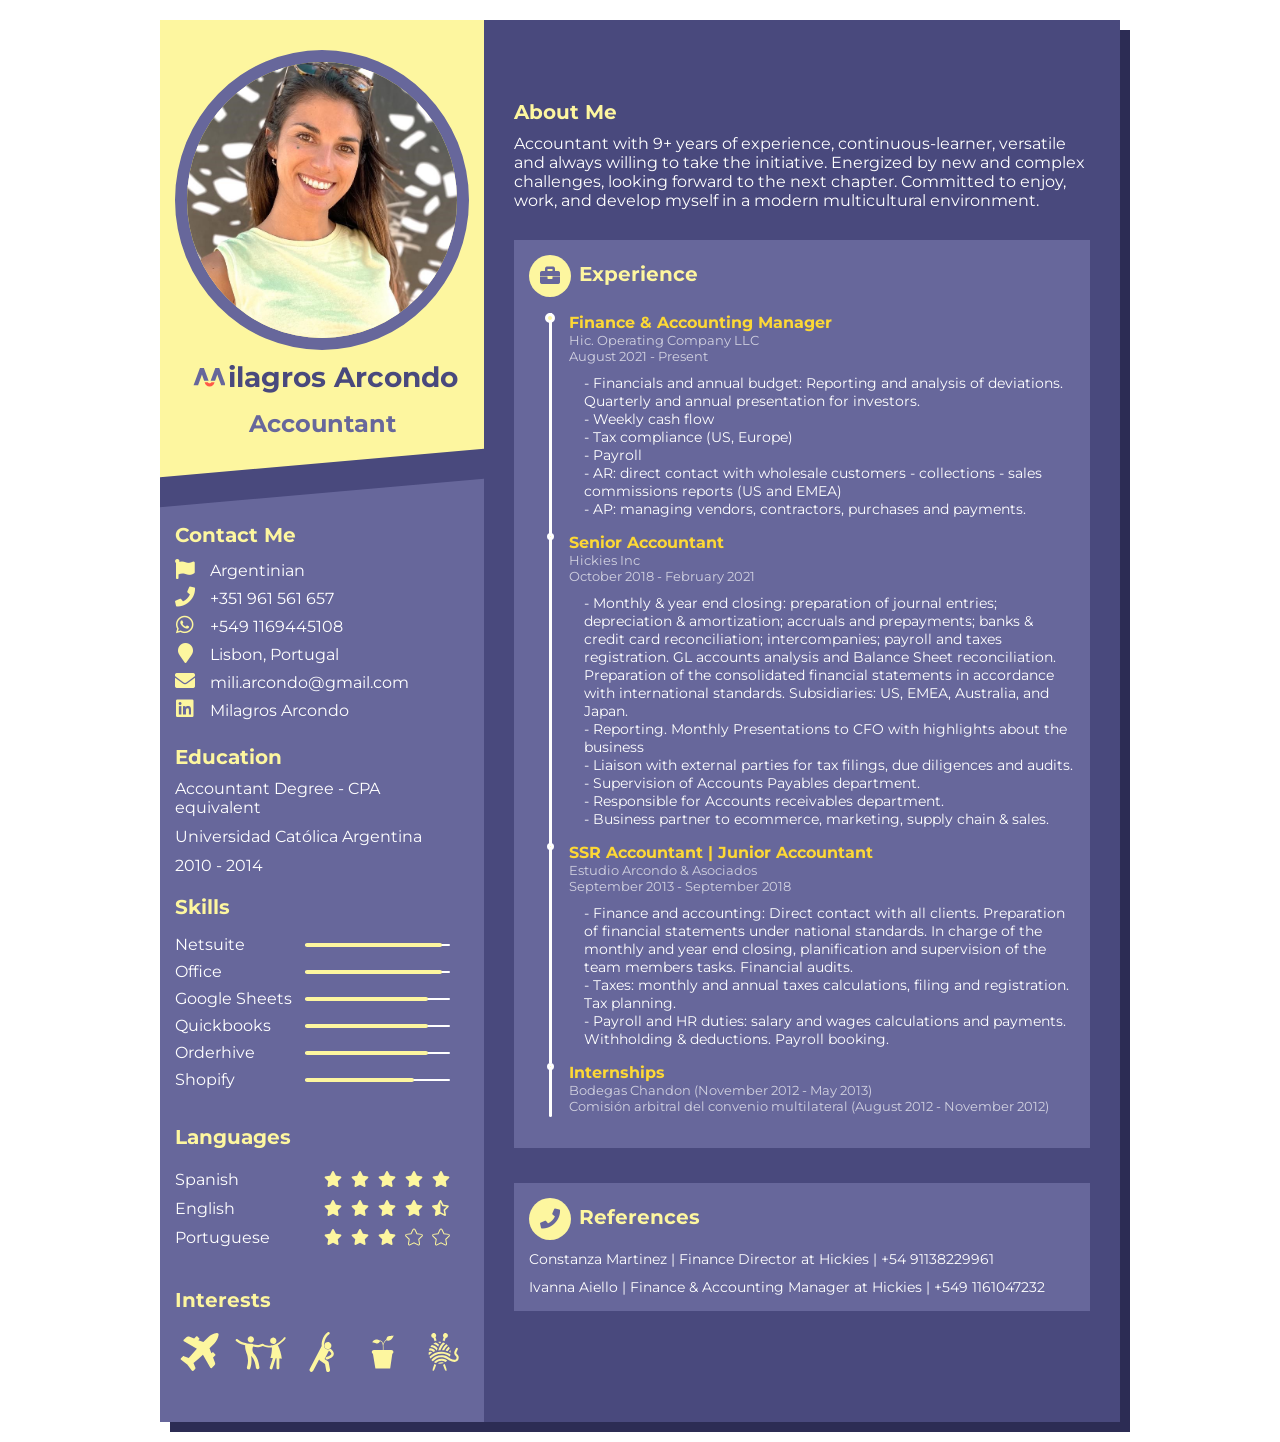
<file: index.html>
<html>
  <head>
    <meta
      name="viewport"
      content="width=device-width, initial-scale=1"
    />
    <link
      rel="stylesheet"
      href="https://cdnjs.cloudflare.com/ajax/libs/font-awesome/5.2.0/css/all.css"
    />
    <link rel="stylesheet" href="index.css" type="text/css" />
    <script src="https://cdnjs.cloudflare.com/ajax/libs/jquery/2.2.4/jquery.min.js"></script>
    <script src="index.js"></script>
  </head>
  <body>
    <div class="resume">
      <div class="base">
        <div class="profile">
          <div class="photo">
            <img src="./mili.jpeg" alt="Milagros Arcondo" />
          </div>
          <div class="info">
            <div class="full-name">
              <img src="emi.svg" />
              <h1 class="name">ilagros Arcondo</h1>
            </div>

            <h2 class="job">Accountant</h2>
          </div>
        </div>

        <div class="contact">
          <h3>Contact Me</h3>
          <div class="call">
            <i class="fas fa-flag"></i><span>Argentinian</span>
          </div>
          <div class="call">
            <a href="tel:+351961561657"
              ><i class="fas fa-phone"></i
              ><span>+351 961 561 657</span></a
            >
          </div>
          <div class="call">
            <a href="https://wa.me/5491169445108"
              ><i class="fab fa-whatsapp"></i
              ><span>+549 1169445108</span></a
            >
          </div>
          <div class="address">
            <a
              href="https://goo.gl/maps/beB5qYhvzQ7PGoXE7?coh=178572&entry=tt"
              ><i class="fas fa-map-marker"></i
              ><span>Lisbon, Portugal</span></a
            >
          </div>
          <div class="email">
            <a href="mailto:mili.arcondo@gmail.com"
              ><i class="fas fa-envelope"></i
              ><span>mili.arcondo@gmail.com</span></a
            >
          </div>

          <div class="website">
            <a
              href="https://www.linkedin.com/in/milagrosarcondo"
              target="_blank"
            >
              <i class="fab fa-linkedin"></i
              ><span>Milagros Arcondo</span></a
            >
          </div>
        </div>
        <div>
          <h3>Education</h3>
          <div>
            <div class="education">
              Accountant Degree - CPA equivalent
            </div>
            <div class="education">
              Universidad Católica Argentina
            </div>
            <div>2010 - 2014</div>
          </div>
        </div>
        <div class="skills-prog">
          <h3>Skills</h3>
          <ul>
            <li data-percent="95">
              <span>Netsuite</span>
              <div class="skills-bar">
                <div class="bar"></div>
              </div>
            </li>
            <li data-percent="95">
              <span>Office</span>
              <div class="skills-bar">
                <div class="bar"></div>
              </div>
            </li>
            <li data-percent="85">
              <span>Google Sheets</span>
              <div class="skills-bar">
                <div class="bar"></div>
              </div>
            </li>
            <li data-percent="85">
              <span>Quickbooks</span>
              <div class="skills-bar">
                <div class="bar"></div>
              </div>
            </li>
            <li data-percent="85">
              <span>Orderhive</span>
              <div class="skills-bar">
                <div class="bar"></div>
              </div>
            </li>
            <li data-percent="75">
              <span>Shopify</span>
              <div class="skills-bar">
                <div class="bar"></div>
              </div>
            </li>
          </ul>
        </div>
        <div class="skills-soft">
          <h3>Languages</h3>

          <ul>
            <li class="list-item">
              <div class="text-container">Spanish</div>
              <div class="stars-container">
                <i class="fas fa-star star"></i>
                <i class="fas fa-star star"></i>
                <i class="fas fa-star star"></i>
                <i class="fas fa-star star"></i>
                <i class="fas fa-star star"></i>
              </div>
            </li>
            <li class="list-item">
              <div class="text-container">English</div>
              <div class="stars-container">
                <i class="fas fa-star star"></i>
                <i class="fas fa-star star"></i>
                <i class="fas fa-star star"></i>
                <i class="fas fa-star star"></i>
                <i class="fas fa-star-half-alt star"></i>
              </div>
            </li>

            <li class="list-item">
              <div class="text-container">Portuguese</div>
              <div class="stars-container">
                <i class="fas fa-star star"></i>
                <i class="fas fa-star star"></i>
                <i class="fas fa-star star"></i>
                <i class="fas fa-star empty-star"></i>
                <i class="fas fa-star empty-star"></i>
              </div>
            </li>
          </ul>
        </div>
        <div class="interests">
          <h3>Interests</h3>
          <div class="interests-items">
            <div class="icon">
              <svg
                width="700pt"
                height="700pt"
                version="1.1"
                viewBox="0 0 700 700"
                xmlns="http://www.w3.org/2000/svg"
                xmlns:xlink="http://www.w3.org/1999/xlink"
              >
                <defs>
                  <symbol id="h" overflow="visible">
                    <path
                      d="m18.766-1.125c-0.96875 0.5-1.9805 0.875-3.0312 1.125-1.043 0.25781-2.1367 0.39062-3.2812 0.39062-3.3984 0-6.0898-0.94531-8.0781-2.8438-1.9922-1.9062-2.9844-4.4844-2.9844-7.7344 0-3.2578 0.99219-5.8359 2.9844-7.7344 1.9883-1.9062 4.6797-2.8594 8.0781-2.8594 1.1445 0 2.2383 0.13281 3.2812 0.39062 1.0508 0.25 2.0625 0.625 3.0312 1.125v4.2188c-0.98047-0.65625-1.9453-1.1406-2.8906-1.4531-0.94922-0.3125-1.9492-0.46875-3-0.46875-1.875 0-3.3516 0.60547-4.4219 1.8125-1.0742 1.1992-1.6094 2.8555-1.6094 4.9688 0 2.1055 0.53516 3.7617 1.6094 4.9688 1.0703 1.1992 2.5469 1.7969 4.4219 1.7969 1.0508 0 2.0508-0.14844 3-0.45312 0.94531-0.3125 1.9102-0.80078 2.8906-1.4688z"
                    />
                  </symbol>
                  <symbol id="c" overflow="visible">
                    <path
                      d="m13.734-11.141c-0.4375-0.19531-0.87109-0.34375-1.2969-0.4375-0.41797-0.10156-0.83984-0.15625-1.2656-0.15625-1.2617 0-2.2305 0.40625-2.9062 1.2188-0.67969 0.80469-1.0156 1.9531-1.0156 3.4531v7.0625h-4.8906v-15.312h4.8906v2.5156c0.625-1 1.3438-1.7266 2.1562-2.1875 0.82031-0.46875 1.8008-0.70312 2.9375-0.70312 0.16406 0 0.34375 0.011719 0.53125 0.03125 0.19531 0.011719 0.47656 0.039062 0.84375 0.078125z"
                    />
                  </symbol>
                  <symbol id="a" overflow="visible">
                    <path
                      d="m17.641-7.7031v1.4062h-11.453c0.125 1.1484 0.53906 2.0078 1.25 2.5781 0.70703 0.57422 1.7031 0.85938 2.9844 0.85938 1.0312 0 2.082-0.14844 3.1562-0.45312 1.082-0.3125 2.1914-0.77344 3.3281-1.3906v3.7656c-1.1562 0.4375-2.3125 0.76562-3.4688 0.98438-1.1562 0.22656-2.3125 0.34375-3.4688 0.34375-2.7734 0-4.9297-0.70312-6.4688-2.1094-1.5312-1.4062-2.2969-3.3789-2.2969-5.9219 0-2.5 0.75391-4.4609 2.2656-5.8906 1.5078-1.4375 3.582-2.1562 6.2188-2.1562 2.4062 0 4.332 0.73047 5.7812 2.1875 1.4453 1.4492 2.1719 3.3828 2.1719 5.7969zm-5.0312-1.625c0-0.92578-0.27344-1.6719-0.8125-2.2344-0.54297-0.57031-1.25-0.85938-2.125-0.85938-0.94922 0-1.7188 0.26562-2.3125 0.79688s-0.96484 1.2969-1.1094 2.2969z"
                    />
                  </symbol>
                  <symbol id="l" overflow="visible">
                    <path
                      d="m9.2188-6.8906c-1.0234 0-1.793 0.17188-2.3125 0.51562-0.51172 0.34375-0.76562 0.85547-0.76562 1.5312 0 0.625 0.20703 1.1172 0.625 1.4688 0.41406 0.34375 0.98828 0.51562 1.7188 0.51562 0.92578 0 1.7031-0.32812 2.3281-0.98438 0.63281-0.66406 0.95312-1.4922 0.95312-2.4844v-0.5625zm7.4688-1.8438v8.7344h-4.9219v-2.2656c-0.65625 0.92969-1.3984 1.6055-2.2188 2.0312-0.82422 0.41406-1.8242 0.625-3 0.625-1.5859 0-2.8711-0.45703-3.8594-1.375-0.99219-0.92578-1.4844-2.1289-1.4844-3.6094 0-1.7891 0.61328-3.1016 1.8438-3.9375 1.2383-0.84375 3.1797-1.2656 5.8281-1.2656h2.8906v-0.39062c0-0.76953-0.30859-1.332-0.92188-1.6875-0.61719-0.36328-1.5703-0.54688-2.8594-0.54688-1.0547 0-2.0312 0.10547-2.9375 0.3125-0.89844 0.21094-1.7305 0.52344-2.5 0.9375v-3.7344c1.0391-0.25 2.0859-0.44141 3.1406-0.57812 1.0625-0.13281 2.125-0.20312 3.1875-0.20312 2.7578 0 4.75 0.54688 5.9688 1.6406 1.2266 1.0859 1.8438 2.8555 1.8438 5.3125z"
                    />
                  </symbol>
                  <symbol id="b" overflow="visible">
                    <path
                      d="m7.7031-19.656v4.3438h5.0469v3.5h-5.0469v6.5c0 0.71094 0.14062 1.1875 0.42188 1.4375s0.83594 0.375 1.6719 0.375h2.5156v3.5h-4.1875c-1.9375 0-3.3125-0.39844-4.125-1.2031-0.80469-0.8125-1.2031-2.1797-1.2031-4.1094v-6.5h-2.4219v-3.5h2.4219v-4.3438z"
                    />
                  </symbol>
                  <symbol id="e" overflow="visible">
                    <path
                      d="m12.766-13.078v-8.2031h4.9219v21.281h-4.9219v-2.2188c-0.66797 0.90625-1.4062 1.5703-2.2188 1.9844s-1.7578 0.625-2.8281 0.625c-1.8867 0-3.4336-0.75-4.6406-2.25-1.2109-1.5-1.8125-3.4258-1.8125-5.7812 0-2.3633 0.60156-4.2969 1.8125-5.7969 1.207-1.5 2.7539-2.25 4.6406-2.25 1.0625 0 2 0.21484 2.8125 0.64062 0.82031 0.42969 1.5664 1.0859 2.2344 1.9688zm-3.2188 9.9219c1.0391 0 1.8359-0.37891 2.3906-1.1406 0.55078-0.76953 0.82812-1.8828 0.82812-3.3438 0-1.457-0.27734-2.5664-0.82812-3.3281-0.55469-0.76953-1.3516-1.1562-2.3906-1.1562-1.043 0-1.8398 0.38672-2.3906 1.1562-0.55469 0.76172-0.82812 1.8711-0.82812 3.3281 0 1.4609 0.27344 2.5742 0.82812 3.3438 0.55078 0.76172 1.3477 1.1406 2.3906 1.1406z"
                    />
                  </symbol>
                  <symbol id="k" overflow="visible">
                    <path
                      d="m10.5-3.1562c1.0508 0 1.8516-0.37891 2.4062-1.1406 0.55078-0.76953 0.82812-1.8828 0.82812-3.3438 0-1.457-0.27734-2.5664-0.82812-3.3281-0.55469-0.76953-1.3555-1.1562-2.4062-1.1562-1.0547 0-1.8594 0.38672-2.4219 1.1562-0.55469 0.77344-0.82812 1.8828-0.82812 3.3281 0 1.4492 0.27344 2.5586 0.82812 3.3281 0.5625 0.77344 1.3672 1.1562 2.4219 1.1562zm-3.25-9.9219c0.67578-0.88281 1.4219-1.5391 2.2344-1.9688 0.82031-0.42578 1.7656-0.64062 2.8281-0.64062 1.8945 0 3.4453 0.75 4.6562 2.25 1.207 1.5 1.8125 3.4336 1.8125 5.7969 0 2.3555-0.60547 4.2812-1.8125 5.7812-1.2109 1.5-2.7617 2.25-4.6562 2.25-1.0625 0-2.0078-0.21094-2.8281-0.625-0.8125-0.42578-1.5586-1.0859-2.2344-1.9844v2.2188h-4.8906v-21.281h4.8906z"
                    />
                  </symbol>
                  <symbol id="j" overflow="visible">
                    <path
                      d="m0.34375-15.312h4.8906l4.125 10.391 3.5-10.391h4.8906l-6.4375 16.766c-0.64844 1.6953-1.4023 2.8828-2.2656 3.5625-0.86719 0.6875-2 1.0312-3.4062 1.0312h-2.8438v-3.2188h1.5312c0.83203 0 1.4375-0.13672 1.8125-0.40625 0.38281-0.26172 0.67969-0.73047 0.89062-1.4062l0.14062-0.42188z"
                    />
                  </symbol>
                  <symbol id="i" overflow="visible">
                    <path
                      d="m14.953-3.7188h-8.2188l-1.3125 3.7188h-5.2812l7.5625-20.406h6.2656l7.5625 20.406h-5.2812zm-6.9062-3.7812h5.5781l-2.7812-8.125z"
                    />
                  </symbol>
                  <symbol id="u" overflow="visible">
                    <path
                      d="m2.3594-15.312h4.8906v15.312h-4.8906zm0-5.9688h4.8906v4h-4.8906z"
                    />
                  </symbol>
                  <symbol id="g" overflow="visible">
                    <path
                      d="m17.75-9.3281v9.3281h-4.9219v-7.1406c0-1.3203-0.03125-2.2344-0.09375-2.7344s-0.16797-0.86719-0.3125-1.1094c-0.1875-0.3125-0.44922-0.55469-0.78125-0.73438-0.32422-0.17578-0.69531-0.26562-1.1094-0.26562-1.0234 0-1.8242 0.39844-2.4062 1.1875-0.58594 0.78125-0.875 1.8711-0.875 3.2656v7.5312h-4.8906v-15.312h4.8906v2.2344c0.73828-0.88281 1.5195-1.5391 2.3438-1.9688 0.83203-0.42578 1.75-0.64062 2.75-0.64062 1.7695 0 3.1133 0.54688 4.0312 1.6406 0.91406 1.0859 1.375 2.6562 1.375 4.7188z"
                    />
                  </symbol>
                  <symbol id="d" overflow="visible">
                    <path
                      d="m9.6406-12.188c-1.0859 0-1.9141 0.39062-2.4844 1.1719-0.57422 0.78125-0.85938 1.9062-0.85938 3.375s0.28516 2.5938 0.85938 3.375c0.57031 0.77344 1.3984 1.1562 2.4844 1.1562 1.0625 0 1.875-0.38281 2.4375-1.1562 0.57031-0.78125 0.85938-1.9062 0.85938-3.375s-0.28906-2.5938-0.85938-3.375c-0.5625-0.78125-1.375-1.1719-2.4375-1.1719zm0-3.5c2.6328 0 4.6914 0.71484 6.1719 2.1406 1.4766 1.418 2.2188 3.3867 2.2188 5.9062 0 2.5117-0.74219 4.4805-2.2188 5.9062-1.4805 1.418-3.5391 2.125-6.1719 2.125-2.6484 0-4.7148-0.70703-6.2031-2.125-1.4922-1.4258-2.2344-3.3945-2.2344-5.9062 0-2.5195 0.74219-4.4883 2.2344-5.9062 1.4883-1.4258 3.5547-2.1406 6.2031-2.1406z"
                    />
                  </symbol>
                  <symbol id="t" overflow="visible">
                    <path
                      d="m9.5469-12.125c-1.043 0-1.8398 0.38672-2.3906 1.1562-0.55469 0.76172-0.82812 1.8711-0.82812 3.3281 0 1.4609 0.27344 2.5742 0.82812 3.3438 0.55078 0.76172 1.3477 1.1406 2.3906 1.1406 1.0391 0 1.8359-0.37891 2.3906-1.1406 0.55078-0.76953 0.82812-1.8828 0.82812-3.3438 0-1.457-0.27734-2.5664-0.82812-3.3281-0.55469-0.76953-1.3516-1.1562-2.3906-1.1562zm3.2188 9.9062c-0.66797 0.90625-1.4062 1.5703-2.2188 1.9844s-1.7578 0.625-2.8281 0.625c-1.8867 0-3.4336-0.75-4.6406-2.25-1.2109-1.5-1.8125-3.4258-1.8125-5.7812 0-2.3633 0.60156-4.2891 1.8125-5.7812 1.207-1.4883 2.7539-2.2344 4.6406-2.2344 1.0703 0 2.0156 0.21484 2.8281 0.64062 0.8125 0.41797 1.5508 1.0742 2.2188 1.9688v-2.2656h4.9219v21.141h-4.9219z"
                    />
                  </symbol>
                  <symbol id="f" overflow="visible">
                    <path
                      d="m2.1875-5.9688v-9.3438h4.9219v1.5312c0 0.83594-0.007813 1.875-0.015625 3.125-0.011719 1.25-0.015625 2.0859-0.015625 2.5 0 1.2422 0.03125 2.1328 0.09375 2.6719 0.070313 0.54297 0.17969 0.93359 0.32812 1.1719 0.20703 0.32422 0.47266 0.57422 0.79688 0.75 0.32031 0.16797 0.69141 0.25 1.1094 0.25 1.0195 0 1.8203-0.39062 2.4062-1.1719 0.58203-0.78125 0.875-1.8672 0.875-3.2656v-7.5625h4.8906v15.312h-4.8906v-2.2188c-0.74219 0.89844-1.5234 1.5586-2.3438 1.9844-0.82422 0.41406-1.7344 0.625-2.7344 0.625-1.7617 0-3.1055-0.53906-4.0312-1.625-0.92969-1.082-1.3906-2.6602-1.3906-4.7344z"
                    />
                  </symbol>
                  <symbol id="s" overflow="visible">
                    <path
                      d="m12.422-21.281v3.2188h-2.7031c-0.6875 0-1.1719 0.125-1.4531 0.375-0.27344 0.25-0.40625 0.6875-0.40625 1.3125v1.0625h4.1875v3.5h-4.1875v11.812h-4.8906v-11.812h-2.4375v-3.5h2.4375v-1.0625c0-1.6641 0.46094-2.8984 1.3906-3.7031 0.92578-0.80078 2.3672-1.2031 4.3281-1.2031z"
                    />
                  </symbol>
                  <symbol id="r" overflow="visible">
                    <path
                      d="m16.547-12.766c0.61328-0.94531 1.3477-1.6719 2.2031-2.1719 0.85156-0.5 1.7891-0.75 2.8125-0.75 1.7578 0 3.0977 0.54688 4.0156 1.6406 0.92578 1.0859 1.3906 2.6562 1.3906 4.7188v9.3281h-4.9219v-7.9844-0.35938c0.007813-0.13281 0.015625-0.32031 0.015625-0.5625 0-1.082-0.16406-1.8633-0.48438-2.3438-0.3125-0.48828-0.82422-0.73438-1.5312-0.73438-0.92969 0-1.6484 0.38672-2.1562 1.1562-0.51172 0.76172-0.77344 1.8672-0.78125 3.3125v7.5156h-4.9219v-7.9844c0-1.6953-0.14844-2.7852-0.4375-3.2656-0.29297-0.48828-0.8125-0.73438-1.5625-0.73438-0.9375 0-1.6641 0.38672-2.1719 1.1562-0.51172 0.76172-0.76562 1.8594-0.76562 3.2969v7.5312h-4.9219v-15.312h4.9219v2.2344c0.60156-0.86328 1.2891-1.5156 2.0625-1.9531 0.78125-0.4375 1.6406-0.65625 2.5781-0.65625 1.0625 0 2 0.25781 2.8125 0.76562 0.8125 0.51172 1.4258 1.2305 1.8438 2.1562z"
                    />
                  </symbol>
                  <symbol id="q" overflow="visible">
                    <path
                      d="m17.75-9.3281v9.3281h-4.9219v-7.1094c0-1.3438-0.03125-2.2656-0.09375-2.7656s-0.16797-0.86719-0.3125-1.1094c-0.1875-0.3125-0.44922-0.55469-0.78125-0.73438-0.32422-0.17578-0.69531-0.26562-1.1094-0.26562-1.0234 0-1.8242 0.39844-2.4062 1.1875-0.58594 0.78125-0.875 1.8711-0.875 3.2656v7.5312h-4.8906v-21.281h4.8906v8.2031c0.73828-0.88281 1.5195-1.5391 2.3438-1.9688 0.83203-0.42578 1.75-0.64062 2.75-0.64062 1.7695 0 3.1133 0.54688 4.0312 1.6406 0.91406 1.0859 1.375 2.6562 1.375 4.7188z"
                    />
                  </symbol>
                  <symbol id="p" overflow="visible">
                    <path
                      d="m2.5781-20.406h5.875l7.4219 14v-14h4.9844v20.406h-5.875l-7.4219-14v14h-4.9844z"
                    />
                  </symbol>
                  <symbol id="o" overflow="visible">
                    <path
                      d="m2.5781-20.406h8.7344c2.5938 0 4.582 0.57812 5.9688 1.7344 1.3945 1.1484 2.0938 2.7891 2.0938 4.9219 0 2.1367-0.69922 3.7812-2.0938 4.9375-1.3867 1.1562-3.375 1.7344-5.9688 1.7344h-3.4844v7.0781h-5.25zm5.25 3.8125v5.7031h2.9219c1.0195 0 1.8047-0.25 2.3594-0.75 0.5625-0.5 0.84375-1.2031 0.84375-2.1094 0-0.91406-0.28125-1.6172-0.84375-2.1094-0.55469-0.48828-1.3398-0.73438-2.3594-0.73438z"
                    />
                  </symbol>
                  <symbol id="n" overflow="visible">
                    <path
                      d="m2.3594-15.312h4.8906v15.031c0 2.0508-0.49609 3.6172-1.4844 4.7031-0.98047 1.082-2.4062 1.625-4.2812 1.625h-2.4219v-3.2188h0.85938c0.92578 0 1.5625-0.21094 1.9062-0.625 0.35156-0.41797 0.53125-1.2461 0.53125-2.4844zm0-5.9688h4.8906v4h-4.8906z"
                    />
                  </symbol>
                  <symbol id="m" overflow="visible">
                    <path
                      d="m14.719-14.828v3.9844c-0.65625-0.45703-1.3242-0.79688-2-1.0156-0.66797-0.21875-1.3594-0.32812-2.0781-0.32812-1.3672 0-2.4336 0.40234-3.2031 1.2031-0.76172 0.79297-1.1406 1.9062-1.1406 3.3438 0 1.4297 0.37891 2.543 1.1406 3.3438 0.76953 0.79297 1.8359 1.1875 3.2031 1.1875 0.75781 0 1.4844-0.10938 2.1719-0.32812 0.6875-0.22656 1.3203-0.56641 1.9062-1.0156v4c-0.76172 0.28125-1.5391 0.48828-2.3281 0.625-0.78125 0.14453-1.5742 0.21875-2.375 0.21875-2.7617 0-4.9219-0.70703-6.4844-2.125-1.5547-1.4141-2.3281-3.3828-2.3281-5.9062 0-2.5312 0.77344-4.5039 2.3281-5.9219 1.5625-1.4141 3.7227-2.125 6.4844-2.125 0.80078 0 1.5938 0.074219 2.375 0.21875 0.78125 0.13672 1.5547 0.35156 2.3281 0.64062z"
                    />
                  </symbol>
                </defs>
                <g>
                  <path
                    d="m552.72 164.08c33.602-33.602 56-77.84 62.719-124.88 2.2383-14.559-10.078-26.879-24.641-24.641-47.039 7.2812-91.281 29.121-124.88 62.719l-64.398 64.402-70-26.879 14-14c2.8008-2.8008 2.8008-7.8398 0-10.641l-30.238-30.238c-2.8008-2.8008-7.8398-2.8008-10.641 0l-31.922 31.922-71.68-27.441c-12.32-5.0391-26.879-1.6797-36.398 7.8398l-37.52 37.52c-6.1602 6.1602-4.4805 15.68 2.8008 20.16l180.88 103.6c-39.762 42.559-77.84 86.801-114.24 132.16l-66.641-26.879c-5.6016-2.2383-11.762-1.1211-16.238 3.3594l-25.199 25.199c-6.7188 6.7188-5.6016 17.359 1.6797 22.398l86.234 63.844 63.281 86.238c5.6016 7.2812 16.238 8.3984 22.398 1.6797l25.199-25.199c4.4805-4.4805 5.6016-10.641 3.3594-16.238l-26.879-66.641c45.359-36.398 89.602-74.48 132.16-114.24l103.6 180.88c3.9219 7.2812 14 8.3984 20.16 2.8008l37.52-37.52c9.5195-9.5195 12.32-23.52 7.8398-36.398l-27.441-71.68 31.922-31.922c2.8008-2.8008 2.8008-7.8398 0-10.641l-30.238-30.238c-2.8008-2.8008-7.8398-2.8008-10.641 0l-14 14-26.879-70z"
                  />
                </g>
              </svg>
            </div>
            <div class="icon">
              <svg
                width="700pt"
                height="700pt"
                version="1.1"
                viewBox="0 0 700 700"
                xmlns="http://www.w3.org/2000/svg"
                xmlns:xlink="http://www.w3.org/1999/xlink"
              >
                <defs>
                  <symbol id="u" overflow="visible">
                    <path
                      d="m6.6094-0.39062c-0.34375 0.17969-0.70312 0.30859-1.0781 0.39062-0.36719 0.09375-0.74609 0.14062-1.1406 0.14062-1.1992 0-2.1523-0.33203-2.8594-1-0.69922-0.67578-1.0469-1.5859-1.0469-2.7344 0-1.1445 0.34766-2.0508 1.0469-2.7188 0.70703-0.66406 1.6602-1 2.8594-1 0.39453 0 0.77344 0.046875 1.1406 0.14062 0.375 0.085937 0.73438 0.21484 1.0781 0.39062v1.4844c-0.34375-0.22656-0.68359-0.39453-1.0156-0.5-0.33594-0.11328-0.6875-0.17188-1.0625-0.17188-0.65625 0-1.1797 0.21484-1.5625 0.64062-0.375 0.41797-0.5625 0.99609-0.5625 1.7344 0 0.75 0.1875 1.3398 0.5625 1.7656 0.38281 0.41797 0.90625 0.625 1.5625 0.625 0.375 0 0.72656-0.050781 1.0625-0.15625 0.33203-0.11328 0.67188-0.28516 1.0156-0.51562z"
                    />
                  </symbol>
                  <symbol id="e" overflow="visible">
                    <path
                      d="m4.8281-3.9219c-0.14844-0.070313-0.29688-0.125-0.45312-0.15625-0.14844-0.03125-0.29297-0.046875-0.4375-0.046875-0.44922 0-0.79297 0.14062-1.0312 0.42188-0.24219 0.28125-0.35938 0.6875-0.35938 1.2188v2.4844h-1.7188v-5.3906h1.7188v0.89062c0.22656-0.35156 0.48438-0.60938 0.76562-0.76562 0.28906-0.16406 0.63281-0.25 1.0312-0.25 0.0625 0 0.125 0.007813 0.1875 0.015625 0.070312 0 0.17188 0.007812 0.29688 0.015625z"
                    />
                  </symbol>
                  <symbol id="b" overflow="visible">
                    <path
                      d="m6.2031-2.7031v0.48438h-4.0156c0.039062 0.40625 0.1875 0.71484 0.4375 0.92188 0.25 0.19922 0.59766 0.29688 1.0469 0.29688 0.36328 0 0.73438-0.050781 1.1094-0.15625 0.38281-0.11328 0.77344-0.28125 1.1719-0.5v1.3281c-0.40625 0.15625-0.8125 0.27344-1.2188 0.34375-0.40625 0.082031-0.8125 0.125-1.2188 0.125-0.98047 0-1.7422-0.24219-2.2812-0.73438-0.54297-0.5-0.8125-1.1953-0.8125-2.0938 0-0.88281 0.26562-1.5781 0.79688-2.0781s1.2578-0.75 2.1875-0.75c0.85156 0 1.5312 0.25781 2.0312 0.76562 0.50781 0.51172 0.76562 1.1953 0.76562 2.0469zm-1.7656-0.57812c0-0.33203-0.10156-0.59766-0.29688-0.79688-0.1875-0.19531-0.43359-0.29688-0.73438-0.29688-0.33594 0-0.60547 0.09375-0.8125 0.28125-0.21094 0.1875-0.33984 0.46094-0.39062 0.8125z"
                    />
                  </symbol>
                  <symbol id="d" overflow="visible">
                    <path
                      d="m3.25-2.4219c-0.36719 0-0.64062 0.0625-0.82812 0.1875-0.17969 0.11719-0.26562 0.29297-0.26562 0.53125 0 0.21875 0.070312 0.39062 0.21875 0.51562 0.14453 0.125 0.34766 0.1875 0.60938 0.1875 0.32031 0 0.59375-0.11328 0.8125-0.34375 0.22656-0.23828 0.34375-0.53516 0.34375-0.89062v-0.1875zm2.625-0.65625v3.0781h-1.7344v-0.79688c-0.23047 0.32422-0.49219 0.5625-0.78125 0.71875-0.29297 0.14453-0.64062 0.21875-1.0469 0.21875-0.5625 0-1.0234-0.16016-1.375-0.48438-0.34375-0.33203-0.51562-0.75781-0.51562-1.2812 0-0.625 0.21875-1.082 0.65625-1.375 0.4375-0.30078 1.1172-0.45312 2.0469-0.45312h1.0156v-0.14062c0-0.26953-0.10938-0.46875-0.32812-0.59375-0.21094-0.125-0.54297-0.1875-1-0.1875-0.36719 0-0.71094 0.039062-1.0312 0.10938-0.32422 0.074219-0.62109 0.18359-0.89062 0.32812v-1.3125c0.375-0.082031 0.74219-0.14453 1.1094-0.1875 0.375-0.050781 0.75-0.078125 1.125-0.078125 0.96875 0 1.6641 0.19531 2.0938 0.57812 0.4375 0.375 0.65625 0.99609 0.65625 1.8594z"
                    />
                  </symbol>
                  <symbol id="c" overflow="visible">
                    <path
                      d="m2.7031-6.9219v1.5312h1.7812v1.2344h-1.7812v2.2812c0 0.25 0.050781 0.42188 0.15625 0.51562 0.10156 0.085937 0.30078 0.125 0.59375 0.125h0.89062v1.2344h-1.4844c-0.67969 0-1.1641-0.14062-1.4531-0.42188-0.28125-0.28906-0.42188-0.77344-0.42188-1.4531v-2.2812h-0.85938v-1.2344h0.85938v-1.5312z"
                    />
                  </symbol>
                  <symbol id="k" overflow="visible">
                    <path
                      d="m4.5-4.6094v-2.875h1.7344v7.4844h-1.7344v-0.78125c-0.24219 0.32422-0.50781 0.55859-0.79688 0.70312-0.28125 0.14453-0.60938 0.21875-0.98438 0.21875-0.66797 0-1.2148-0.25781-1.6406-0.78125-0.42969-0.53125-0.64062-1.2109-0.64062-2.0469 0-0.83203 0.21094-1.5078 0.64062-2.0312 0.42578-0.53125 0.97266-0.79688 1.6406-0.79688 0.375 0 0.70312 0.074219 0.98438 0.21875 0.28906 0.14844 0.55469 0.375 0.79688 0.6875zm-1.1406 3.5c0.36328 0 0.64453-0.13281 0.84375-0.40625 0.19531-0.26953 0.29688-0.66016 0.29688-1.1719 0-0.51953-0.10156-0.91016-0.29688-1.1719-0.19922-0.26953-0.48047-0.40625-0.84375-0.40625-0.36719 0-0.64844 0.13672-0.84375 0.40625-0.1875 0.26172-0.28125 0.65234-0.28125 1.1719 0 0.51172 0.09375 0.90234 0.28125 1.1719 0.19531 0.27344 0.47656 0.40625 0.84375 0.40625z"
                    />
                  </symbol>
                  <symbol id="j" overflow="visible">
                    <path
                      d="m3.7031-1.1094c0.36328 0 0.64062-0.13281 0.82812-0.40625 0.19531-0.26953 0.29688-0.66016 0.29688-1.1719 0-0.51953-0.10156-0.91016-0.29688-1.1719-0.1875-0.26953-0.46484-0.40625-0.82812-0.40625-0.375 0-0.66406 0.13672-0.85938 0.40625-0.19922 0.27344-0.29688 0.66406-0.29688 1.1719 0 0.51172 0.097656 0.90234 0.29688 1.1719 0.19531 0.27344 0.48438 0.40625 0.85938 0.40625zm-1.1562-3.5c0.23828-0.3125 0.50391-0.53906 0.79688-0.6875 0.28906-0.14453 0.625-0.21875 1-0.21875 0.65625 0 1.1953 0.26562 1.625 0.79688 0.42578 0.52344 0.64062 1.1992 0.64062 2.0312 0 0.83594-0.21484 1.5156-0.64062 2.0469-0.42969 0.52344-0.96875 0.78125-1.625 0.78125-0.375 0-0.71094-0.074219-1-0.21875-0.29297-0.15625-0.55859-0.39062-0.79688-0.70312v0.78125h-1.7188v-7.4844h1.7188z"
                    />
                  </symbol>
                  <symbol id="g" overflow="visible">
                    <path
                      d="m0.125-5.3906h1.7188l1.4531 3.6562 1.2344-3.6562h1.7188l-2.2656 5.9062c-0.23047 0.59375-0.49609 1.0078-0.79688 1.25-0.30469 0.23828-0.70312 0.35938-1.2031 0.35938h-1v-1.125h0.54688c0.28906 0 0.5-0.046875 0.625-0.14062 0.13281-0.09375 0.23828-0.26172 0.3125-0.5l0.046875-0.15625z"
                    />
                  </symbol>
                  <symbol id="i" overflow="visible">
                    <path
                      d="m7.3594-0.53125c-0.46094 0.21875-0.9375 0.38672-1.4375 0.5-0.49219 0.11328-1 0.17188-1.5312 0.17188-1.1992 0-2.1523-0.33203-2.8594-1-0.69922-0.67578-1.0469-1.5859-1.0469-2.7344 0-1.1562 0.35156-2.0625 1.0625-2.7188 0.71875-0.66406 1.6953-1 2.9375-1 0.47656 0 0.9375 0.046875 1.375 0.14062 0.4375 0.085937 0.84766 0.21484 1.2344 0.39062v1.4844c-0.39844-0.22656-0.79297-0.39453-1.1875-0.5-0.39844-0.11328-0.79297-0.17188-1.1875-0.17188-0.74219 0-1.3125 0.21094-1.7188 0.625-0.39844 0.40625-0.59375 0.99219-0.59375 1.75 0 0.76172 0.19141 1.3516 0.57812 1.7656 0.38281 0.41797 0.92969 0.625 1.6406 0.625 0.19531 0 0.375-0.007813 0.53125-0.03125 0.16406-0.03125 0.31641-0.070313 0.45312-0.125v-1.3906h-1.125v-1.2344h2.875z"
                    />
                  </symbol>
                  <symbol id="f" overflow="visible">
                    <path
                      d="m6.25-3.2812v3.2812h-1.7344v-2.5156c0-0.46875-0.011719-0.78516-0.03125-0.95312-0.023437-0.17578-0.058594-0.30469-0.10938-0.39062-0.0625-0.11328-0.15625-0.20312-0.28125-0.26562-0.11719-0.0625-0.24609-0.09375-0.39062-0.09375-0.35547 0-0.63672 0.14062-0.84375 0.42188-0.21094 0.27344-0.3125 0.65234-0.3125 1.1406v2.6562h-1.7188v-5.3906h1.7188v0.78125c0.25781-0.3125 0.53516-0.53906 0.82812-0.6875 0.28906-0.14453 0.61328-0.21875 0.96875-0.21875 0.625 0 1.0977 0.19531 1.4219 0.57812 0.32031 0.375 0.48438 0.92969 0.48438 1.6562z"
                    />
                  </symbol>
                  <symbol id="t" overflow="visible">
                    <path
                      d="m0.90625-7.1875h1.8594v2.625l2.6719-2.625h2.1406l-3.4531 3.4062 3.8125 3.7812h-2.3125l-2.8594-2.8281v2.8281h-1.8594z"
                    />
                  </symbol>
                  <symbol id="h" overflow="visible">
                    <path
                      d="m6.25-3.2812v3.2812h-1.7344v-2.5c0-0.47656-0.011719-0.80078-0.03125-0.96875-0.023437-0.17578-0.058594-0.30469-0.10938-0.39062-0.0625-0.11328-0.15625-0.20312-0.28125-0.26562-0.11719-0.0625-0.24609-0.09375-0.39062-0.09375-0.35547 0-0.63672 0.14062-0.84375 0.42188-0.21094 0.27344-0.3125 0.65234-0.3125 1.1406v2.6562h-1.7188v-7.4844h1.7188v2.875c0.25781-0.3125 0.53516-0.53906 0.82812-0.6875 0.28906-0.14453 0.61328-0.21875 0.96875-0.21875 0.625 0 1.0977 0.19531 1.4219 0.57812 0.32031 0.375 0.48438 0.92969 0.48438 1.6562z"
                    />
                  </symbol>
                  <symbol id="a" overflow="visible">
                    <path
                      d="m3.3906-4.2969c-0.375 0-0.66797 0.14062-0.875 0.42188-0.19922 0.27344-0.29688 0.66797-0.29688 1.1875 0 0.51172 0.097656 0.90625 0.29688 1.1875 0.20703 0.27344 0.5 0.40625 0.875 0.40625s0.66016-0.13281 0.85938-0.40625c0.19531-0.28125 0.29688-0.67578 0.29688-1.1875 0-0.51953-0.10156-0.91406-0.29688-1.1875-0.19922-0.28125-0.48438-0.42188-0.85938-0.42188zm0-1.2188c0.92578 0 1.6484 0.25 2.1719 0.75 0.51953 0.5 0.78125 1.1953 0.78125 2.0781 0 0.88672-0.26172 1.5781-0.78125 2.0781-0.52344 0.5-1.2461 0.75-2.1719 0.75-0.92969 0-1.6562-0.25-2.1875-0.75-0.52344-0.5-0.78125-1.1914-0.78125-2.0781 0-0.88281 0.25781-1.5781 0.78125-2.0781 0.53125-0.5 1.2578-0.75 2.1875-0.75z"
                    />
                  </symbol>
                  <symbol id="s" overflow="visible">
                    <path
                      d="m0.90625-7.1875h1.8594v5.7812h3.25v1.4062h-5.1094z"
                    />
                  </symbol>
                  <symbol id="r" overflow="visible">
                    <path
                      d="m4.375-7.4844v1.125h-0.95312c-0.24219 0-0.41406 0.046875-0.51562 0.14062-0.09375 0.085938-0.14062 0.23438-0.14062 0.45312v0.375h1.4688v1.2344h-1.4688v4.1562h-1.7188v-4.1562h-0.85938v-1.2344h0.85938v-0.375c0-0.58203 0.16016-1.0156 0.48438-1.2969 0.33203-0.28125 0.84375-0.42188 1.5312-0.42188z"
                    />
                  </symbol>
                  <symbol id="q" overflow="visible">
                    <path
                      d="m5.8281-4.5c0.21875-0.33203 0.47266-0.58203 0.76562-0.75 0.30078-0.17578 0.63281-0.26562 1-0.26562 0.61328 0 1.082 0.19531 1.4062 0.57812 0.33203 0.375 0.5 0.92969 0.5 1.6562v3.2812h-1.7344v-2.8125-0.125-0.20312c0-0.375-0.058594-0.64453-0.17188-0.8125-0.10547-0.17578-0.28125-0.26562-0.53125-0.26562-0.33594 0-0.58984 0.13672-0.76562 0.40625-0.17969 0.27344-0.27344 0.66406-0.28125 1.1719v2.6406h-1.7188v-2.8125c0-0.59375-0.054687-0.97266-0.15625-1.1406-0.10547-0.17578-0.28906-0.26562-0.54688-0.26562-0.33594 0-0.59375 0.13672-0.78125 0.40625-0.17969 0.27344-0.26562 0.65625-0.26562 1.1562v2.6562h-1.7344v-5.3906h1.7344v0.78125c0.21875-0.30078 0.46094-0.52344 0.73438-0.67188 0.26953-0.15625 0.57031-0.23438 0.90625-0.23438 0.375 0 0.70312 0.089844 0.98438 0.26562 0.28906 0.17969 0.50781 0.42969 0.65625 0.75z"
                    />
                  </symbol>
                  <symbol id="p" overflow="visible">
                    <path
                      d="m0.90625-7.1875h2.0625l2.625 4.9219v-4.9219h1.75v7.1875h-2.0625l-2.625-4.9375v4.9375h-1.75z"
                    />
                  </symbol>
                  <symbol id="o" overflow="visible">
                    <path
                      d="m0.76562-2.0938v-3.2969h1.7344v0.53125 1.1094 0.875c0 0.4375 0.007812 0.75781 0.03125 0.95312 0.019531 0.1875 0.054688 0.32422 0.10938 0.40625 0.070313 0.11719 0.16406 0.20312 0.28125 0.26562 0.11328 0.054688 0.24219 0.078125 0.39062 0.078125 0.35156 0 0.63281-0.13281 0.84375-0.40625 0.20703-0.28125 0.3125-0.66406 0.3125-1.1562v-2.6562h1.7188v5.3906h-1.7188v-0.78125c-0.26172 0.3125-0.53906 0.54688-0.82812 0.70312-0.29297 0.14453-0.60938 0.21875-0.95312 0.21875-0.625 0-1.1055-0.1875-1.4375-0.5625-0.32422-0.38281-0.48438-0.94141-0.48438-1.6719z"
                    />
                  </symbol>
                  <symbol id="n" overflow="visible">
                    <path
                      d="m0.90625-7.1875h3.0781c0.91406 0 1.6172 0.20312 2.1094 0.60938 0.48828 0.40625 0.73438 0.98438 0.73438 1.7344s-0.24609 1.3281-0.73438 1.7344c-0.49219 0.40625-1.1953 0.60938-2.1094 0.60938h-1.2188v2.5h-1.8594zm1.8594 1.3438v2h1.0156c0.36328 0 0.64062-0.082031 0.82812-0.25 0.19531-0.17578 0.29688-0.42578 0.29688-0.75 0-0.32031-0.10156-0.56641-0.29688-0.73438-0.1875-0.17578-0.46484-0.26562-0.82812-0.26562z"
                    />
                  </symbol>
                  <symbol id="m" overflow="visible">
                    <path
                      d="m0.82812-5.3906h1.7188v5.2969c0 0.71875-0.17188 1.2656-0.51562 1.6406-0.34375 0.38281-0.84375 0.57812-1.5 0.57812h-0.85938v-1.125h0.29688c0.33203 0 0.55469-0.078125 0.67188-0.23438 0.125-0.14844 0.1875-0.43359 0.1875-0.85938zm0-2.0938h1.7188v1.4062h-1.7188z"
                    />
                  </symbol>
                  <symbol id="l" overflow="visible">
                    <path
                      d="m5.1875-5.2188v1.4062c-0.24219-0.16406-0.48047-0.28516-0.71875-0.35938-0.23047-0.082031-0.46875-0.125-0.71875-0.125-0.49219 0-0.87109 0.14062-1.1406 0.42188-0.26172 0.28125-0.39062 0.67969-0.39062 1.1875 0 0.5 0.12891 0.89062 0.39062 1.1719 0.26953 0.28125 0.64844 0.42188 1.1406 0.42188 0.26953 0 0.52344-0.035156 0.76562-0.10938 0.23828-0.082031 0.46094-0.20312 0.67188-0.35938v1.4062c-0.27344 0.09375-0.54688 0.16406-0.82812 0.21875-0.27344 0.050781-0.54688 0.078125-0.82812 0.078125-0.98047 0-1.7461-0.25-2.2969-0.75-0.54297-0.5-0.8125-1.1914-0.8125-2.0781 0-0.89453 0.26953-1.5859 0.8125-2.0781 0.55078-0.5 1.3164-0.75 2.2969-0.75 0.28125 0 0.55469 0.027344 0.82812 0.078125 0.28125 0.042969 0.55469 0.11719 0.82812 0.21875z"
                    />
                  </symbol>
                </defs>
                <g>
                  <path
                    d="m256.23 98.621c3.1602 24.281-13.961 46.523-38.242 49.684-24.277 3.1562-46.523-13.965-49.68-38.246-3.1602-24.277 13.961-46.523 38.242-49.68 24.281-3.1602 46.523 13.965 49.68 38.242"
                  />
                  <path
                    d="m538.72 80.188c23.574 6.6016 37.336 31.062 30.738 54.637-6.6016 23.57-31.062 37.332-54.637 30.73-23.574-6.5977-37.336-31.059-30.738-54.633 6.6016-23.574 31.062-37.332 54.637-30.734"
                  />
                  <path
                    d="m694.34 74.652c-5.8711-3.9492-13.832-2.3867-17.77 3.4844-18.984 28.34-48.504 52.402-73.273 68.969-12.371 8.3008-23.539 14.773-31.559 19.137-4.0117 2.1836-7.2305 3.8438-9.4258 4.9414-1.0977 0.55078-1.9375 0.96094-2.4922 1.2305-0.55469 0.26563-0.76953 0.36328-0.76953 0.36328-0.050781 0.023437-0.09375 0.050781-0.14062 0.074218-4.6758 0.82422-9.8828 2.0508-15.641 3.9062-9.5 3.0625-16.961 6.4492-22.637 9.5195-0.58984 0.16797-1.1797 0.36719-1.7539 0.625v-0.003906c-0.48047 0.20312-13.984 5.9648-39.023 5.9688-20.547-0.011719-48.949-3.8984-84.52-18.18-0.23438-0.74609-0.50391-1.4883-0.85547-2.2109-3.8086-7.832-13.234-11.094-21.066-7.2891-26.02 12.617-49.98 16.621-70.418 16.629-19.051 0.003906-35.008-3.5469-46.062-7.0586-5.5273-1.7539-9.8164-3.4922-12.637-4.7422-1.4102-0.62891-2.4531-1.1328-3.0938-1.4492-0.32422-0.16406-0.54297-0.28125-0.66016-0.34375-0.058593-0.03125-0.097656-0.050781-0.10156-0.054687l-0.003906 0.003906c-2.0156-1.1094-4.168-1.7148-6.3242-1.8867-0.25781-0.042968-0.52344-0.10938-0.77734-0.13281-24.656-2.2109-49.312-4.4258-73.973-6.6367-0.31641-0.03125-0.67188-0.015625-1.0156-0.011719-6.1445-0.82031-26.207-3.9375-50.531-11.875-26.301-8.543-57.395-22.797-81.383-44.898-6.4141-5.8906-16.383-5.4648-22.277 0.94922-5.8867 6.4102-5.4609 16.379 0.94922 22.273 30.902 28.305 68.645 44.211 98.652 53.457 10.789 3.3047 20.594 5.7305 28.773 7.4883-2.2109 46.957 8.3047 76.25 24.828 119.48 0.125 0.35547 0.23047 0.71484 0.375 1.0664h-0.003907c0.21094 0.44531 14.867 37.391 14.824 91.648-0.003906 27.246-3.6406 58.855-14.473 92.773-4.1406 12.957 3.0078 26.816 15.969 30.957 2.4922 0.79688 5.0156 1.1758 7.4961 1.1758 10.43 0 20.117-6.6797 23.461-17.148 12.562-39.348 16.805-76.133 16.805-107.76-0.019532-25.953-2.8398-48.418-6.2773-66.195 6.3203 5.7422 16.816 16.852 27.91 35.43 15.836 26.578 32.992 68.512 40.117 132.59 1.3984 12.598 12.066 21.918 24.453 21.922 0.90625 0 1.8242-0.050782 2.7461-0.15234 13.516-1.5 23.266-13.676 21.766-27.199-8.5664-77.516-31.223-129.31-52.707-161.87-11.352-17.234-22.305-29.039-30.48-36.574-20.121-40.992-16.766-64.969-5.0781-93.266 13.629 4.6211 33.895 9.5273 58.727 9.5625h0.09375c22.875 0.003906 49.594-4.3086 77.816-16.883 40.68 17.066 74.16 22.035 98.953 22.027 10.816 0 19.926-0.94141 27.312-2.1797 1.1953 51.395-6.3477 100.9-21.125 146.47 11.457 0.80469 22.918 1.6094 34.375 2.4102l-42.984 132.27c-3.3633 10.352 2.3008 21.469 12.648 24.832 10.348 3.3633 21.469-2.3008 24.832-12.648l46.02-141.61c3.7344 0.26172 7.4648 0.52344 11.199 0.78516v134.69c0 10.883 8.8242 19.703 19.703 19.703 10.883 0 19.703-8.8203 19.703-19.703v-131.93c11.523 0.80859 23.043 1.6172 34.566 2.4219-7.4531-67.867-26.578-131.79-54.957-189.26 7.5312-4.3047 16.598-9.7852 26.414-16.371 26.34-17.715 58.188-43.207 80.262-75.953 3.9492-5.8672 2.3906-13.824-3.4805-17.77z"
                  />
                </g>
              </svg>
            </div>
            <div class="icon">
              <svg
                width="700pt"
                height="700pt"
                version="1.1"
                viewBox="0 0 700 700"
                xmlns="http://www.w3.org/2000/svg"
                xmlns:xlink="http://www.w3.org/1999/xlink"
              >
                <defs>
                  <symbol id="u" overflow="visible">
                    <path
                      d="m7.4375-0.4375c-0.375 0.19922-0.77344 0.34375-1.1875 0.4375-0.41797 0.10156-0.85547 0.15625-1.3125 0.15625-1.3438 0-2.4141-0.375-3.2031-1.125-0.79297-0.75781-1.1875-1.7852-1.1875-3.0781 0-1.2891 0.39453-2.3125 1.1875-3.0625 0.78906-0.75781 1.8594-1.1406 3.2031-1.1406 0.45703 0 0.89453 0.054688 1.3125 0.15625 0.41406 0.10547 0.8125 0.25781 1.1875 0.45312v1.6719c-0.38672-0.25781-0.76562-0.45312-1.1406-0.57812s-0.77344-0.1875-1.1875-0.1875c-0.74219 0-1.3242 0.24219-1.75 0.71875-0.42969 0.48047-0.64062 1.1367-0.64062 1.9688 0 0.84375 0.21094 1.5078 0.64062 1.9844 0.42578 0.46875 1.0078 0.70312 1.75 0.70312 0.41406 0 0.8125-0.054687 1.1875-0.17188 0.375-0.125 0.75391-0.32031 1.1406-0.59375z"
                    />
                  </symbol>
                  <symbol id="e" overflow="visible">
                    <path
                      d="m5.4531-4.4219c-0.17969-0.082031-0.35156-0.14062-0.51562-0.17188-0.16797-0.039062-0.33594-0.0625-0.5-0.0625-0.5 0-0.88672 0.16406-1.1562 0.48438-0.27344 0.32422-0.40625 0.78125-0.40625 1.375v2.7969h-1.9375v-6.0781h1.9375v1c0.25-0.39453 0.53516-0.67969 0.85938-0.85938 0.32031-0.1875 0.70703-0.28125 1.1562-0.28125 0.070313 0 0.14453 0.007812 0.21875 0.015625 0.070313 0 0.17969 0.011719 0.32812 0.03125z"
                    />
                  </symbol>
                  <symbol id="b" overflow="visible">
                    <path
                      d="m7-3.0469v0.54688h-4.5469c0.050781 0.46094 0.21875 0.80469 0.5 1.0312 0.28125 0.21875 0.67578 0.32812 1.1875 0.32812 0.40625 0 0.82031-0.054687 1.25-0.17188 0.42578-0.125 0.86328-0.30469 1.3125-0.54688v1.4844c-0.46094 0.17969-0.91797 0.30859-1.375 0.39062-0.46094 0.09375-0.91797 0.14062-1.375 0.14062-1.0938 0-1.9492-0.27344-2.5625-0.82812-0.60547-0.5625-0.90625-1.3477-0.90625-2.3594 0-0.98828 0.29688-1.7656 0.89062-2.3281 0.59375-0.57031 1.4141-0.85938 2.4688-0.85938 0.95703 0 1.7227 0.28906 2.2969 0.85938 0.57031 0.57422 0.85938 1.3438 0.85938 2.3125zm-2-0.65625c0-0.36328-0.10938-0.66016-0.32812-0.89062-0.21094-0.22656-0.49219-0.34375-0.84375-0.34375-0.375 0-0.68359 0.10938-0.92188 0.32812-0.23047 0.21094-0.37109 0.51172-0.42188 0.90625z"
                    />
                  </symbol>
                  <symbol id="d" overflow="visible">
                    <path
                      d="m3.6562-2.7344c-0.40625 0-0.71484 0.070313-0.92188 0.20312-0.19922 0.13672-0.29688 0.33984-0.29688 0.60938 0 0.25 0.078125 0.44531 0.23438 0.57812 0.16406 0.13672 0.39844 0.20312 0.70312 0.20312 0.36328 0 0.67188-0.12891 0.92188-0.39062 0.25-0.25781 0.375-0.58594 0.375-0.98438v-0.21875zm2.9688-0.73438v3.4688h-1.9531v-0.90625c-0.26172 0.375-0.55859 0.64844-0.89062 0.8125-0.32422 0.16406-0.71875 0.25-1.1875 0.25-0.625 0-1.1367-0.17969-1.5312-0.54688-0.38672-0.36328-0.57812-0.84375-0.57812-1.4375 0-0.70703 0.24219-1.2266 0.73438-1.5625 0.48828-0.33203 1.2539-0.5 2.2969-0.5h1.1562v-0.15625c0-0.30078-0.125-0.52344-0.375-0.67188-0.24219-0.14453-0.61719-0.21875-1.125-0.21875-0.41797 0-0.80859 0.042969-1.1719 0.125-0.35547 0.085938-0.68359 0.21094-0.98438 0.375v-1.4688c0.40625-0.10156 0.81641-0.17969 1.2344-0.23438 0.42578-0.050781 0.84766-0.078125 1.2656-0.078125 1.1016 0 1.8945 0.21875 2.375 0.65625 0.48828 0.42969 0.73438 1.125 0.73438 2.0938z"
                    />
                  </symbol>
                  <symbol id="c" overflow="visible">
                    <path
                      d="m3.0469-7.7969v1.7188h2.0156v1.3906h-2.0156v2.5781c0 0.28125 0.054687 0.47656 0.17188 0.57812 0.11328 0.09375 0.33594 0.14062 0.67188 0.14062h1v1.3906h-1.6719c-0.76172 0-1.3047-0.15625-1.625-0.46875-0.32422-0.32031-0.48438-0.86719-0.48438-1.6406v-2.5781h-0.96875v-1.3906h0.96875v-1.7188z"
                    />
                  </symbol>
                  <symbol id="k" overflow="visible">
                    <path
                      d="m5.0625-5.1875v-3.25h1.9531v8.4375h-1.9531v-0.875c-0.26172 0.35547-0.55469 0.61719-0.875 0.78125-0.32422 0.16406-0.69922 0.25-1.125 0.25-0.75 0-1.3672-0.29688-1.8438-0.89062-0.48047-0.59375-0.71875-1.3594-0.71875-2.2969s0.23828-1.7031 0.71875-2.2969c0.47656-0.59375 1.0938-0.89062 1.8438-0.89062 0.41406 0 0.78516 0.085938 1.1094 0.25 0.33203 0.16797 0.62891 0.42969 0.89062 0.78125zm-1.2812 3.9375c0.41406 0 0.73438-0.14844 0.95312-0.45312 0.21875-0.3125 0.32812-0.75391 0.32812-1.3281 0-0.58203-0.10938-1.0234-0.32812-1.3281-0.21875-0.30078-0.53906-0.45312-0.95312-0.45312-0.40625 0-0.71875 0.15234-0.9375 0.45312-0.21875 0.30469-0.32812 0.74609-0.32812 1.3281 0 0.57422 0.10938 1.0156 0.32812 1.3281 0.21875 0.30469 0.53125 0.45312 0.9375 0.45312z"
                    />
                  </symbol>
                  <symbol id="j" overflow="visible">
                    <path
                      d="m4.1719-1.25c0.41406 0 0.73438-0.14844 0.95312-0.45312 0.21875-0.3125 0.32812-0.75391 0.32812-1.3281 0-0.58203-0.10938-1.0234-0.32812-1.3281-0.21875-0.30078-0.53906-0.45312-0.95312-0.45312-0.41797 0-0.74219 0.15625-0.96875 0.46875-0.21875 0.30469-0.32812 0.74219-0.32812 1.3125 0 0.57422 0.10938 1.0156 0.32812 1.3281 0.22656 0.30469 0.55078 0.45312 0.96875 0.45312zm-1.2969-3.9375c0.26953-0.35156 0.56641-0.61328 0.89062-0.78125 0.32031-0.16406 0.69531-0.25 1.125-0.25 0.75 0 1.3633 0.29688 1.8438 0.89062 0.47656 0.59375 0.71875 1.3594 0.71875 2.2969s-0.24219 1.7031-0.71875 2.2969c-0.48047 0.59375-1.0938 0.89062-1.8438 0.89062-0.42969 0-0.80469-0.085938-1.125-0.25-0.32422-0.16406-0.62109-0.42578-0.89062-0.78125v0.875h-1.9375v-8.4375h1.9375z"
                    />
                  </symbol>
                  <symbol id="g" overflow="visible">
                    <path
                      d="m0.14062-6.0781h1.9375l1.625 4.125 1.3906-4.125h1.9531l-2.5625 6.6562c-0.26172 0.67578-0.5625 1.1445-0.90625 1.4062-0.33594 0.26953-0.78125 0.40625-1.3438 0.40625h-1.125v-1.2656h0.60938c0.33203 0 0.57031-0.054688 0.71875-0.15625 0.14453-0.10547 0.25781-0.29297 0.34375-0.5625l0.0625-0.17188z"
                    />
                  </symbol>
                  <symbol id="i" overflow="visible">
                    <path
                      d="m8.2969-0.60938c-0.52344 0.26172-1.0625 0.45312-1.625 0.57812-0.55469 0.125-1.1328 0.1875-1.7344 0.1875-1.3438 0-2.4141-0.375-3.2031-1.125-0.79297-0.75781-1.1875-1.7852-1.1875-3.0781 0-1.3008 0.39844-2.3281 1.2031-3.0781 0.8125-0.75 1.9141-1.125 3.3125-1.125 0.53125 0 1.0391 0.054688 1.5312 0.15625 0.5 0.10547 0.96875 0.25781 1.4062 0.45312v1.6719c-0.44922-0.25781-0.89844-0.45312-1.3438-0.57812-0.44922-0.125-0.89844-0.1875-1.3438-0.1875-0.83594 0-1.4766 0.23438-1.9219 0.70312-0.44922 0.46094-0.67188 1.1211-0.67188 1.9844 0 0.86719 0.21094 1.5312 0.64062 2 0.4375 0.46094 1.0547 0.6875 1.8594 0.6875 0.20703 0 0.40625-0.007813 0.59375-0.03125 0.1875-0.03125 0.35156-0.078125 0.5-0.14062v-1.5625h-1.2656v-1.4062h3.25z"
                    />
                  </symbol>
                  <symbol id="f" overflow="visible">
                    <path
                      d="m7.0469-3.7031v3.7031h-1.9531v-2.8281c0-0.53125-0.015625-0.89453-0.046875-1.0938-0.023437-0.19531-0.058594-0.34375-0.10938-0.4375-0.085938-0.125-0.19531-0.21875-0.32812-0.28125-0.125-0.070313-0.27344-0.10938-0.4375-0.10938-0.40625 0-0.72656 0.15625-0.95312 0.46875-0.23047 0.3125-0.34375 0.74609-0.34375 1.2969v2.9844h-1.9375v-6.0781h1.9375v0.89062c0.28906-0.35156 0.59766-0.61328 0.92188-0.78125 0.33203-0.16406 0.69531-0.25 1.0938-0.25 0.70703 0 1.2422 0.21484 1.6094 0.64062 0.36328 0.42969 0.54688 1.0547 0.54688 1.875z"
                    />
                  </symbol>
                  <symbol id="t" overflow="visible">
                    <path
                      d="m1.0156-8.0938h2.0938v2.9531l3.0156-2.9531h2.4219l-3.9062 3.8281 4.2969 4.2656h-2.6094l-3.2188-3.1875v3.1875h-2.0938z"
                    />
                  </symbol>
                  <symbol id="h" overflow="visible">
                    <path
                      d="m7.0469-3.7031v3.7031h-1.9531v-2.8281c0-0.53125-0.015625-0.89453-0.046875-1.0938-0.023437-0.19531-0.058594-0.34375-0.10938-0.4375-0.085938-0.125-0.19531-0.21875-0.32812-0.28125-0.125-0.070313-0.27344-0.10938-0.4375-0.10938-0.40625 0-0.72656 0.15625-0.95312 0.46875-0.23047 0.3125-0.34375 0.74609-0.34375 1.2969v2.9844h-1.9375v-8.4375h1.9375v3.25c0.28906-0.35156 0.59766-0.61328 0.92188-0.78125 0.33203-0.16406 0.69531-0.25 1.0938-0.25 0.70703 0 1.2422 0.21484 1.6094 0.64062 0.36328 0.42969 0.54688 1.0547 0.54688 1.875z"
                    />
                  </symbol>
                  <symbol id="a" overflow="visible">
                    <path
                      d="m3.8281-4.8281c-0.4375 0-0.77344 0.15625-1 0.46875-0.21875 0.30469-0.32812 0.74609-0.32812 1.3281 0 0.58594 0.10938 1.0312 0.32812 1.3438 0.22656 0.30469 0.5625 0.45312 1 0.45312 0.41406 0 0.73438-0.14844 0.95312-0.45312 0.22656-0.3125 0.34375-0.75781 0.34375-1.3438 0-0.58203-0.11719-1.0234-0.34375-1.3281-0.21875-0.3125-0.53906-0.46875-0.95312-0.46875zm0-1.3906c1.0391 0 1.8516 0.28125 2.4375 0.84375 0.59375 0.5625 0.89062 1.3438 0.89062 2.3438s-0.29688 1.7812-0.89062 2.3438c-0.58594 0.5625-1.3984 0.84375-2.4375 0.84375-1.0547 0-1.875-0.28125-2.4688-0.84375-0.58594-0.5625-0.875-1.3438-0.875-2.3438s0.28906-1.7812 0.875-2.3438c0.59375-0.5625 1.4141-0.84375 2.4688-0.84375z"
                    />
                  </symbol>
                  <symbol id="s" overflow="visible">
                    <path
                      d="m1.0156-8.0938h2.0938v6.5156h3.6719v1.5781h-5.7656z"
                    />
                  </symbol>
                  <symbol id="r" overflow="visible">
                    <path
                      d="m4.9375-8.4375v1.2656h-1.0781c-0.28125 0-0.47656 0.054687-0.57812 0.15625-0.10547 0.09375-0.15625 0.26562-0.15625 0.51562v0.42188h1.6562v1.3906h-1.6562v4.6875h-1.9531v-4.6875h-0.95312v-1.3906h0.95312v-0.42188c0-0.65625 0.17969-1.1406 0.54688-1.4531 0.375-0.32031 0.94531-0.48438 1.7188-0.48438z"
                    />
                  </symbol>
                  <symbol id="q" overflow="visible">
                    <path
                      d="m6.5625-5.0625c0.25-0.375 0.53906-0.66016 0.875-0.85938 0.34375-0.19531 0.71094-0.29688 1.1094-0.29688 0.69531 0 1.2266 0.21484 1.5938 0.64062 0.375 0.42969 0.5625 1.0547 0.5625 1.875v3.7031h-1.9531v-3.1719-0.14062-0.21875c0-0.42578-0.0625-0.73438-0.1875-0.92188-0.125-0.19531-0.32812-0.29688-0.60938-0.29688-0.36719 0-0.65234 0.15234-0.85938 0.45312-0.19922 0.30469-0.30469 0.74219-0.3125 1.3125v2.9844h-1.9531v-3.1719c0-0.66406-0.058594-1.0938-0.17188-1.2812-0.11719-0.19531-0.32031-0.29688-0.60938-0.29688-0.375 0-0.66797 0.15234-0.875 0.45312-0.19922 0.30469-0.29688 0.74219-0.29688 1.3125v2.9844h-1.9531v-6.0781h1.9531v0.89062c0.23828-0.34375 0.50781-0.59766 0.8125-0.76562 0.3125-0.17578 0.65625-0.26562 1.0312-0.26562 0.41406 0 0.78516 0.10547 1.1094 0.3125 0.32031 0.19922 0.56641 0.48047 0.73438 0.84375z"
                    />
                  </symbol>
                  <symbol id="p" overflow="visible">
                    <path
                      d="m1.0156-8.0938h2.3438l2.9375 5.5469v-5.5469h1.9844v8.0938h-2.3438l-2.9375-5.5625v5.5625h-1.9844z"
                    />
                  </symbol>
                  <symbol id="o" overflow="visible">
                    <path
                      d="m0.875-2.3594v-3.7188h1.9531v0.60938c0 0.33594-0.007813 0.75-0.015625 1.25v0.98438c0 0.49219 0.007812 0.84375 0.03125 1.0625 0.03125 0.21094 0.078125 0.36719 0.14062 0.46875 0.070313 0.125 0.17188 0.22656 0.29688 0.29688 0.13281 0.0625 0.28516 0.09375 0.45312 0.09375 0.40625 0 0.72266-0.15625 0.95312-0.46875 0.22656-0.3125 0.34375-0.74219 0.34375-1.2969v-3h1.9375v6.0781h-1.9375v-0.875c-0.29297 0.35547-0.60547 0.61719-0.9375 0.78125-0.32422 0.16406-0.68359 0.25-1.0781 0.25-0.69922 0-1.2305-0.21094-1.5938-0.64062-0.36719-0.4375-0.54688-1.0625-0.54688-1.875z"
                    />
                  </symbol>
                  <symbol id="n" overflow="visible">
                    <path
                      d="m1.0156-8.0938h3.4688c1.0312 0 1.8203 0.23047 2.375 0.6875 0.55078 0.46094 0.82812 1.1094 0.82812 1.9531s-0.27734 1.4961-0.82812 1.9531c-0.55469 0.46094-1.3438 0.6875-2.375 0.6875h-1.375v2.8125h-2.0938zm2.0938 1.5156v2.25h1.1562c0.40625 0 0.71875-0.097656 0.9375-0.29688 0.21875-0.19531 0.32812-0.47266 0.32812-0.82812 0-0.36328-0.10938-0.64062-0.32812-0.82812-0.21875-0.19531-0.53125-0.29688-0.9375-0.29688z"
                    />
                  </symbol>
                  <symbol id="m" overflow="visible">
                    <path
                      d="m0.9375-6.0781h1.9375v5.9688c0 0.8125-0.19922 1.4297-0.59375 1.8594-0.38672 0.42578-0.94922 0.64062-1.6875 0.64062h-0.96875v-1.2656h0.34375c0.36328 0 0.61328-0.085938 0.75-0.25 0.14453-0.16797 0.21875-0.49609 0.21875-0.98438zm0-2.3594h1.9375v1.5781h-1.9375z"
                    />
                  </symbol>
                  <symbol id="l" overflow="visible">
                    <path
                      d="m5.8438-5.8906v1.5938c-0.26172-0.1875-0.52734-0.32031-0.79688-0.40625-0.26172-0.082031-0.53906-0.125-0.82812-0.125-0.54297 0-0.96484 0.15625-1.2656 0.46875-0.30469 0.3125-0.45312 0.75781-0.45312 1.3281 0 0.5625 0.14844 1.0078 0.45312 1.3281 0.30078 0.3125 0.72266 0.46875 1.2656 0.46875 0.30078 0 0.58594-0.039063 0.85938-0.125 0.28125-0.09375 0.53516-0.22656 0.76562-0.40625v1.5938c-0.30469 0.10547-0.60938 0.17969-0.92188 0.23438-0.3125 0.0625-0.63281 0.09375-0.95312 0.09375-1.0938 0-1.9492-0.28125-2.5625-0.84375-0.61719-0.5625-0.92188-1.3438-0.92188-2.3438s0.30469-1.7812 0.92188-2.3438c0.61328-0.5625 1.4688-0.84375 2.5625-0.84375 0.32031 0 0.63281 0.03125 0.9375 0.09375 0.3125 0.054688 0.625 0.13281 0.9375 0.23438z"
                    />
                  </symbol>
                </defs>
                <g>
                  <path
                    d="m436.74 245.66c-8.7422 0-17.484-2.1445-25.285-6.2031-24.773-12.871-35.609-42.125-26.195-67.672 0.49609-15.984 3.2148-38.051 12.074-61.402 10.016-26.344 27.512-54.312 59.039-78.488 7.7969-5.9688 9.2812-17.129 3.3125-24.93-5.9727-7.793-17.129-9.2812-24.93-3.3086-37.199 28.434-58.793 62.609-70.68 94.133-11.938 31.562-14.469 60.461-14.48 79.781 0.003906 7.8672 0.42969 14.141 0.84375 18.406l-167.75 322.75c-6.9961 13.473-1.75 30.062 11.711 37.059 13.469 7.0039 30.062 1.7656 37.066-11.707l82.836-159.37c1.7812 5.8672 5.5391 11.172 11.062 14.812l71.777 47.305 16.441 90.785c2.3867 13.16 13.848 22.387 26.77 22.387 1.6133 0 3.2383-0.14062 4.8789-0.44141 14.797-2.6836 24.621-16.852 21.941-31.648l-18.52-102.26c-1.3398-7.3594-5.5664-13.762-11.809-17.887l-45.41-29.926 59.473-114.43c4.293 2.9102 9.0195 6.3906 13.523 10.258 6.0312 5.1367 11.594 10.965 15.215 16.457 3.6992 5.5469 5.2344 10.34 5.207 14.055-0.023437 2.3242-0.46094 4.5156-1.9492 7.4375-2.2148 4.3047-7.3672 10.375-17.906 17.145-10.488 6.7617-26.129 14.051-47.887 21.105-9.3477 3.0273-14.457 13.062-11.43 22.406 2.4414 7.5195 9.4102 12.297 16.91 12.297 1.8164 0 3.6719-0.28125 5.4961-0.875 31.703-10.336 53.645-21.465 68.863-34.406 7.582-6.4805 13.473-13.535 17.488-21.227 4.0273-7.6641 6-15.965 5.9805-23.883-0.046874-13.945-5.6055-25.879-12.418-35.598-10.359-14.617-24.133-25.543-35.414-33.438-0.62109-0.42969-1.2344-0.84375-1.8359-1.2578-9.5078 7.5-21.395 11.773-34.008 11.773z"
                  />
                  <path
                    d="m459.84 146.37c24.512 12.742 34.055 42.938 21.312 67.445-12.738 24.512-42.934 34.055-67.445 21.312-24.512-12.738-34.051-42.934-21.312-67.445 12.742-24.512 42.938-34.051 67.445-21.312"
                  />
                </g>
              </svg>
            </div>
            <div class="icon">
              <svg
                width="700pt"
                height="700pt"
                version="1.1"
                viewBox="0 0 700 700"
                xmlns="http://www.w3.org/2000/svg"
                xmlns:xlink="http://www.w3.org/1999/xlink"
              >
                <defs>
                  <symbol id="x" overflow="visible">
                    <path
                      d="m18.766-1.125c-0.96875 0.5-1.9805 0.875-3.0312 1.125-1.043 0.25781-2.1367 0.39062-3.2812 0.39062-3.3984 0-6.0898-0.94531-8.0781-2.8438-1.9922-1.9062-2.9844-4.4844-2.9844-7.7344 0-3.2578 0.99219-5.8359 2.9844-7.7344 1.9883-1.9062 4.6797-2.8594 8.0781-2.8594 1.1445 0 2.2383 0.13281 3.2812 0.39062 1.0508 0.25 2.0625 0.625 3.0312 1.125v4.2188c-0.98047-0.65625-1.9453-1.1406-2.8906-1.4531-0.94922-0.3125-1.9492-0.46875-3-0.46875-1.875 0-3.3516 0.60547-4.4219 1.8125-1.0742 1.1992-1.6094 2.8555-1.6094 4.9688 0 2.1055 0.53516 3.7617 1.6094 4.9688 1.0703 1.1992 2.5469 1.7969 4.4219 1.7969 1.0508 0 2.0508-0.14844 3-0.45312 0.94531-0.3125 1.9102-0.80078 2.8906-1.4688z"
                    />
                  </symbol>
                  <symbol id="d" overflow="visible">
                    <path
                      d="m13.734-11.141c-0.4375-0.19531-0.87109-0.34375-1.2969-0.4375-0.41797-0.10156-0.83984-0.15625-1.2656-0.15625-1.2617 0-2.2305 0.40625-2.9062 1.2188-0.67969 0.80469-1.0156 1.9531-1.0156 3.4531v7.0625h-4.8906v-15.312h4.8906v2.5156c0.625-1 1.3438-1.7266 2.1562-2.1875 0.82031-0.46875 1.8008-0.70312 2.9375-0.70312 0.16406 0 0.34375 0.011719 0.53125 0.03125 0.19531 0.011719 0.47656 0.039062 0.84375 0.078125z"
                    />
                  </symbol>
                  <symbol id="a" overflow="visible">
                    <path
                      d="m17.641-7.7031v1.4062h-11.453c0.125 1.1484 0.53906 2.0078 1.25 2.5781 0.70703 0.57422 1.7031 0.85938 2.9844 0.85938 1.0312 0 2.082-0.14844 3.1562-0.45312 1.082-0.3125 2.1914-0.77344 3.3281-1.3906v3.7656c-1.1562 0.4375-2.3125 0.76562-3.4688 0.98438-1.1562 0.22656-2.3125 0.34375-3.4688 0.34375-2.7734 0-4.9297-0.70312-6.4688-2.1094-1.5312-1.4062-2.2969-3.3789-2.2969-5.9219 0-2.5 0.75391-4.4609 2.2656-5.8906 1.5078-1.4375 3.582-2.1562 6.2188-2.1562 2.4062 0 4.332 0.73047 5.7812 2.1875 1.4453 1.4492 2.1719 3.3828 2.1719 5.7969zm-5.0312-1.625c0-0.92578-0.27344-1.6719-0.8125-2.2344-0.54297-0.57031-1.25-0.85938-2.125-0.85938-0.94922 0-1.7188 0.26562-2.3125 0.79688s-0.96484 1.2969-1.1094 2.2969z"
                    />
                  </symbol>
                  <symbol id="g" overflow="visible">
                    <path
                      d="m9.2188-6.8906c-1.0234 0-1.793 0.17188-2.3125 0.51562-0.51172 0.34375-0.76562 0.85547-0.76562 1.5312 0 0.625 0.20703 1.1172 0.625 1.4688 0.41406 0.34375 0.98828 0.51562 1.7188 0.51562 0.92578 0 1.7031-0.32812 2.3281-0.98438 0.63281-0.66406 0.95312-1.4922 0.95312-2.4844v-0.5625zm7.4688-1.8438v8.7344h-4.9219v-2.2656c-0.65625 0.92969-1.3984 1.6055-2.2188 2.0312-0.82422 0.41406-1.8242 0.625-3 0.625-1.5859 0-2.8711-0.45703-3.8594-1.375-0.99219-0.92578-1.4844-2.1289-1.4844-3.6094 0-1.7891 0.61328-3.1016 1.8438-3.9375 1.2383-0.84375 3.1797-1.2656 5.8281-1.2656h2.8906v-0.39062c0-0.76953-0.30859-1.332-0.92188-1.6875-0.61719-0.36328-1.5703-0.54688-2.8594-0.54688-1.0547 0-2.0312 0.10547-2.9375 0.3125-0.89844 0.21094-1.7305 0.52344-2.5 0.9375v-3.7344c1.0391-0.25 2.0859-0.44141 3.1406-0.57812 1.0625-0.13281 2.125-0.20312 3.1875-0.20312 2.7578 0 4.75 0.54688 5.9688 1.6406 1.2266 1.0859 1.8438 2.8555 1.8438 5.3125z"
                    />
                  </symbol>
                  <symbol id="c" overflow="visible">
                    <path
                      d="m7.7031-19.656v4.3438h5.0469v3.5h-5.0469v6.5c0 0.71094 0.14062 1.1875 0.42188 1.4375s0.83594 0.375 1.6719 0.375h2.5156v3.5h-4.1875c-1.9375 0-3.3125-0.39844-4.125-1.2031-0.80469-0.8125-1.2031-2.1797-1.2031-4.1094v-6.5h-2.4219v-3.5h2.4219v-4.3438z"
                    />
                  </symbol>
                  <symbol id="f" overflow="visible">
                    <path
                      d="m12.766-13.078v-8.2031h4.9219v21.281h-4.9219v-2.2188c-0.66797 0.90625-1.4062 1.5703-2.2188 1.9844s-1.7578 0.625-2.8281 0.625c-1.8867 0-3.4336-0.75-4.6406-2.25-1.2109-1.5-1.8125-3.4258-1.8125-5.7812 0-2.3633 0.60156-4.2969 1.8125-5.7969 1.207-1.5 2.7539-2.25 4.6406-2.25 1.0625 0 2 0.21484 2.8125 0.64062 0.82031 0.42969 1.5664 1.0859 2.2344 1.9688zm-3.2188 9.9219c1.0391 0 1.8359-0.37891 2.3906-1.1406 0.55078-0.76953 0.82812-1.8828 0.82812-3.3438 0-1.457-0.27734-2.5664-0.82812-3.3281-0.55469-0.76953-1.3516-1.1562-2.3906-1.1562-1.043 0-1.8398 0.38672-2.3906 1.1562-0.55469 0.76172-0.82812 1.8711-0.82812 3.3281 0 1.4609 0.27344 2.5742 0.82812 3.3438 0.55078 0.76172 1.3477 1.1406 2.3906 1.1406z"
                    />
                  </symbol>
                  <symbol id="j" overflow="visible">
                    <path
                      d="m10.5-3.1562c1.0508 0 1.8516-0.37891 2.4062-1.1406 0.55078-0.76953 0.82812-1.8828 0.82812-3.3438 0-1.457-0.27734-2.5664-0.82812-3.3281-0.55469-0.76953-1.3555-1.1562-2.4062-1.1562-1.0547 0-1.8594 0.38672-2.4219 1.1562-0.55469 0.77344-0.82812 1.8828-0.82812 3.3281 0 1.4492 0.27344 2.5586 0.82812 3.3281 0.5625 0.77344 1.3672 1.1562 2.4219 1.1562zm-3.25-9.9219c0.67578-0.88281 1.4219-1.5391 2.2344-1.9688 0.82031-0.42578 1.7656-0.64062 2.8281-0.64062 1.8945 0 3.4453 0.75 4.6562 2.25 1.207 1.5 1.8125 3.4336 1.8125 5.7969 0 2.3555-0.60547 4.2812-1.8125 5.7812-1.2109 1.5-2.7617 2.25-4.6562 2.25-1.0625 0-2.0078-0.21094-2.8281-0.625-0.8125-0.42578-1.5586-1.0859-2.2344-1.9844v2.2188h-4.8906v-21.281h4.8906z"
                    />
                  </symbol>
                  <symbol id="e" overflow="visible">
                    <path
                      d="m0.34375-15.312h4.8906l4.125 10.391 3.5-10.391h4.8906l-6.4375 16.766c-0.64844 1.6953-1.4023 2.8828-2.2656 3.5625-0.86719 0.6875-2 1.0312-3.4062 1.0312h-2.8438v-3.2188h1.5312c0.83203 0 1.4375-0.13672 1.8125-0.40625 0.38281-0.26172 0.67969-0.73047 0.89062-1.4062l0.14062-0.42188z"
                    />
                  </symbol>
                  <symbol id="i" overflow="visible">
                    <path
                      d="m10.047-11.359c1.1016 0 1.8945-0.20312 2.375-0.60938 0.47656-0.41406 0.71875-1.0938 0.71875-2.0312 0-0.92578-0.24219-1.5859-0.71875-1.9844-0.48047-0.40625-1.2734-0.60938-2.375-0.60938h-2.2188v5.2344zm-2.2188 3.6406v7.7188h-5.25v-20.406h8.0312c2.6875 0 4.6562 0.45312 5.9062 1.3594 1.2578 0.89844 1.8906 2.3203 1.8906 4.2656 0 1.3555-0.32812 2.4648-0.98438 3.3281-0.64844 0.86719-1.625 1.5-2.9375 1.9062 0.71875 0.16797 1.3594 0.54297 1.9219 1.125 0.57031 0.57422 1.1484 1.4492 1.7344 2.625l2.8594 5.7969h-5.6094l-2.4844-5.0781c-0.5-1.0195-1.0117-1.7109-1.5312-2.0781-0.51172-0.375-1.1953-0.5625-2.0469-0.5625z"
                    />
                  </symbol>
                  <symbol id="b" overflow="visible">
                    <path
                      d="m9.6406-12.188c-1.0859 0-1.9141 0.39062-2.4844 1.1719-0.57422 0.78125-0.85938 1.9062-0.85938 3.375s0.28516 2.5938 0.85938 3.375c0.57031 0.77344 1.3984 1.1562 2.4844 1.1562 1.0625 0 1.875-0.38281 2.4375-1.1562 0.57031-0.78125 0.85938-1.9062 0.85938-3.375s-0.28906-2.5938-0.85938-3.375c-0.5625-0.78125-1.375-1.1719-2.4375-1.1719zm0-3.5c2.6328 0 4.6914 0.71484 6.1719 2.1406 1.4766 1.418 2.2188 3.3867 2.2188 5.9062 0 2.5117-0.74219 4.4805-2.2188 5.9062-1.4805 1.418-3.5391 2.125-6.1719 2.125-2.6484 0-4.7148-0.70703-6.2031-2.125-1.4922-1.4258-2.2344-3.3945-2.2344-5.9062 0-2.5195 0.74219-4.4883 2.2344-5.9062 1.4883-1.4258 3.5547-2.1406 6.2031-2.1406z"
                    />
                  </symbol>
                  <symbol id="w" overflow="visible">
                    <path d="m2.3594-21.281h4.8906v21.281h-4.8906z" />
                  </symbol>
                  <symbol id="v" overflow="visible">
                    <path
                      d="m11.359-7.375c0 1.125 0.23828 2.0117 0.71875 2.6562 0.47656 0.64844 1.1289 0.96875 1.9531 0.96875 0.8125 0 1.457-0.32031 1.9375-0.96875 0.47656-0.65625 0.71875-1.5391 0.71875-2.6562 0-1.1016-0.24609-1.9727-0.73438-2.6094-0.48047-0.64453-1.1328-0.96875-1.9531-0.96875-0.80469 0-1.4453 0.32422-1.9219 0.96875-0.48047 0.63672-0.71875 1.5078-0.71875 2.6094zm5.6094 4.125c-0.27344 0.64844-0.71484 1.1523-1.3281 1.5156-0.60547 0.35547-1.3125 0.53125-2.125 0.53125-1.5625 0-2.8359-0.56641-3.8125-1.7031-0.98047-1.1328-1.4688-2.6133-1.4688-4.4375 0-1.8203 0.48828-3.3008 1.4688-4.4375 0.98828-1.1445 2.2578-1.7188 3.8125-1.7188 0.8125 0 1.5195 0.18359 2.125 0.54688 0.61328 0.36719 1.0547 0.87109 1.3281 1.5156v-1.7812h2.8594v9.4688c1.125-0.16406 2.0078-0.70703 2.6562-1.625 0.65625-0.91406 0.98438-2.0938 0.98438-3.5312 0-0.90625-0.13672-1.7539-0.40625-2.5469-0.26172-0.80078-0.66406-1.5352-1.2031-2.2031-0.86719-1.1133-1.9492-1.9688-3.25-2.5625-1.293-0.60156-2.6992-0.90625-4.2188-0.90625-1.0547 0-2.0625 0.14062-3.0312 0.42188-0.96875 0.27344-1.8594 0.67969-2.6719 1.2188-1.3555 0.88672-2.4062 2.0391-3.1562 3.4531-0.75 1.418-1.125 2.9531-1.125 4.6094 0 1.3555 0.23828 2.6328 0.71875 3.8281 0.48828 1.1875 1.1953 2.2344 2.125 3.1406 0.90625 0.89453 1.9453 1.5781 3.125 2.0469 1.1875 0.46875 2.4531 0.70312 3.7969 0.70312 1.1445 0 2.2891-0.21484 3.4375-0.64062 1.1445-0.42969 2.125-1.0078 2.9375-1.7344l1.4688 2.2188c-1.1484 0.875-2.3906 1.5469-3.7344 2.0156-1.3438 0.47656-2.7109 0.71875-4.0938 0.71875-1.6875 0-3.2812-0.30469-4.7812-0.90625-1.4922-0.59375-2.8203-1.4609-3.9844-2.5938-1.168-1.1484-2.0586-2.4688-2.6719-3.9688-0.60547-1.5-0.90625-3.1094-0.90625-4.8281 0-1.6562 0.30469-3.2344 0.92188-4.7344 0.625-1.5078 1.5078-2.8359 2.6562-3.9844 1.1562-1.125 2.4922-1.9922 4.0156-2.6094 1.5312-0.625 3.1133-0.9375 4.75-0.9375 2.0391 0 3.8945 0.39062 5.5625 1.1719 1.6758 0.78125 3.0703 1.9023 4.1875 3.3594 0.6875 0.89844 1.2031 1.8711 1.5469 2.9219 0.35156 1.043 0.53125 2.1367 0.53125 3.2812 0 2.4688-0.74609 4.3867-2.2344 5.75-1.4805 1.3672-3.5742 2.0469-6.2812 2.0469h-0.53125z"
                    />
                  </symbol>
                  <symbol id="u" overflow="visible">
                    <path
                      d="m14.312-14.828v3.7188c-1.043-0.4375-2.0547-0.76562-3.0312-0.98438-0.98047-0.21875-1.9023-0.32812-2.7656-0.32812-0.92969 0-1.6211 0.11719-2.0781 0.34375-0.44922 0.23047-0.67188 0.58984-0.67188 1.0781 0 0.38672 0.17188 0.68359 0.51562 0.89062 0.34375 0.21094 0.95703 0.36719 1.8438 0.46875l0.85938 0.125c2.5078 0.32422 4.1953 0.85156 5.0625 1.5781 0.86328 0.73047 1.2969 1.8711 1.2969 3.4219 0 1.6367-0.60547 2.8672-1.8125 3.6875-1.1992 0.8125-2.9922 1.2188-5.375 1.2188-1.0234 0-2.0742-0.078125-3.1562-0.23438-1.0742-0.15625-2.1797-0.39453-3.3125-0.71875v-3.7188c0.96875 0.48047 1.9609 0.83984 2.9844 1.0781 1.0312 0.23047 2.0781 0.34375 3.1406 0.34375 0.95703 0 1.6758-0.12891 2.1562-0.39062 0.47656-0.26953 0.71875-0.66406 0.71875-1.1875 0-0.4375-0.16797-0.75781-0.5-0.96875-0.33594-0.21875-0.99609-0.38281-1.9844-0.5l-0.85938-0.10938c-2.1797-0.26953-3.7031-0.77344-4.5781-1.5156-0.875-0.73828-1.3125-1.8594-1.3125-3.3594 0-1.625 0.55078-2.8281 1.6562-3.6094 1.1133-0.78906 2.8203-1.1875 5.125-1.1875 0.89453 0 1.8359 0.074219 2.8281 0.21875 1 0.13672 2.082 0.35156 3.25 0.64062z"
                    />
                  </symbol>
                  <symbol id="t" overflow="visible">
                    <path
                      d="m2.3594-15.312h4.8906v15.312h-4.8906zm0-5.9688h4.8906v4h-4.8906z"
                    />
                  </symbol>
                  <symbol id="s" overflow="visible">
                    <path
                      d="m12.766-2.5938c-0.66797 0.88672-1.4062 1.543-2.2188 1.9688-0.8125 0.41797-1.7578 0.625-2.8281 0.625-1.8672 0-3.4062-0.73438-4.625-2.2031-1.2188-1.4766-1.8281-3.3516-1.8281-5.625 0-2.2891 0.60938-4.1641 1.8281-5.625 1.2188-1.4688 2.7578-2.2031 4.625-2.2031 1.0703 0 2.0156 0.21484 2.8281 0.64062 0.8125 0.41797 1.5508 1.0742 2.2188 1.9688v-2.2656h4.9219v13.766c0 2.457-0.77734 4.3359-2.3281 5.6406-1.5547 1.3008-3.8086 1.9531-6.7656 1.9531-0.94922 0-1.8711-0.074219-2.7656-0.21875-0.89844-0.14844-1.7969-0.37109-2.7031-0.67188v-3.8125c0.86328 0.48828 1.7031 0.85156 2.5156 1.0938 0.82031 0.23828 1.6484 0.35938 2.4844 0.35938 1.6016 0 2.7734-0.35156 3.5156-1.0469 0.75-0.69922 1.125-1.7969 1.125-3.2969zm-3.2188-9.5312c-1.0117 0-1.8047 0.375-2.375 1.125-0.5625 0.74219-0.84375 1.7969-0.84375 3.1719 0 1.3984 0.26953 2.4609 0.8125 3.1875 0.55078 0.71875 1.3516 1.0781 2.4062 1.0781 1.0195 0 1.8125-0.36719 2.375-1.1094 0.5625-0.75 0.84375-1.8008 0.84375-3.1562 0-1.375-0.28125-2.4297-0.84375-3.1719-0.5625-0.75-1.3555-1.125-2.375-1.125z"
                    />
                  </symbol>
                  <symbol id="h" overflow="visible">
                    <path
                      d="m17.75-9.3281v9.3281h-4.9219v-7.1406c0-1.3203-0.03125-2.2344-0.09375-2.7344s-0.16797-0.86719-0.3125-1.1094c-0.1875-0.3125-0.44922-0.55469-0.78125-0.73438-0.32422-0.17578-0.69531-0.26562-1.1094-0.26562-1.0234 0-1.8242 0.39844-2.4062 1.1875-0.58594 0.78125-0.875 1.8711-0.875 3.2656v7.5312h-4.8906v-15.312h4.8906v2.2344c0.73828-0.88281 1.5195-1.5391 2.3438-1.9688 0.83203-0.42578 1.75-0.64062 2.75-0.64062 1.7695 0 3.1133 0.54688 4.0312 1.6406 0.91406 1.0859 1.375 2.6562 1.375 4.7188z"
                    />
                  </symbol>
                  <symbol id="r" overflow="visible">
                    <path
                      d="m12.422-21.281v3.2188h-2.7031c-0.6875 0-1.1719 0.125-1.4531 0.375-0.27344 0.25-0.40625 0.6875-0.40625 1.3125v1.0625h4.1875v3.5h-4.1875v11.812h-4.8906v-11.812h-2.4375v-3.5h2.4375v-1.0625c0-1.6641 0.46094-2.8984 1.3906-3.7031 0.92578-0.80078 2.3672-1.2031 4.3281-1.2031z"
                    />
                  </symbol>
                  <symbol id="q" overflow="visible">
                    <path
                      d="m16.547-12.766c0.61328-0.94531 1.3477-1.6719 2.2031-2.1719 0.85156-0.5 1.7891-0.75 2.8125-0.75 1.7578 0 3.0977 0.54688 4.0156 1.6406 0.92578 1.0859 1.3906 2.6562 1.3906 4.7188v9.3281h-4.9219v-7.9844-0.35938c0.007813-0.13281 0.015625-0.32031 0.015625-0.5625 0-1.082-0.16406-1.8633-0.48438-2.3438-0.3125-0.48828-0.82422-0.73438-1.5312-0.73438-0.92969 0-1.6484 0.38672-2.1562 1.1562-0.51172 0.76172-0.77344 1.8672-0.78125 3.3125v7.5156h-4.9219v-7.9844c0-1.6953-0.14844-2.7852-0.4375-3.2656-0.29297-0.48828-0.8125-0.73438-1.5625-0.73438-0.9375 0-1.6641 0.38672-2.1719 1.1562-0.51172 0.76172-0.76562 1.8594-0.76562 3.2969v7.5312h-4.9219v-15.312h4.9219v2.2344c0.60156-0.86328 1.2891-1.5156 2.0625-1.9531 0.78125-0.4375 1.6406-0.65625 2.5781-0.65625 1.0625 0 2 0.25781 2.8125 0.76562 0.8125 0.51172 1.4258 1.2305 1.8438 2.1562z"
                    />
                  </symbol>
                  <symbol id="p" overflow="visible">
                    <path
                      d="m17.75-9.3281v9.3281h-4.9219v-7.1094c0-1.3438-0.03125-2.2656-0.09375-2.7656s-0.16797-0.86719-0.3125-1.1094c-0.1875-0.3125-0.44922-0.55469-0.78125-0.73438-0.32422-0.17578-0.69531-0.26562-1.1094-0.26562-1.0234 0-1.8242 0.39844-2.4062 1.1875-0.58594 0.78125-0.875 1.8711-0.875 3.2656v7.5312h-4.8906v-21.281h4.8906v8.2031c0.73828-0.88281 1.5195-1.5391 2.3438-1.9688 0.83203-0.42578 1.75-0.64062 2.75-0.64062 1.7695 0 3.1133 0.54688 4.0312 1.6406 0.91406 1.0859 1.375 2.6562 1.375 4.7188z"
                    />
                  </symbol>
                  <symbol id="o" overflow="visible">
                    <path
                      d="m2.5781-20.406h5.875l7.4219 14v-14h4.9844v20.406h-5.875l-7.4219-14v14h-4.9844z"
                    />
                  </symbol>
                  <symbol id="n" overflow="visible">
                    <path
                      d="m2.1875-5.9688v-9.3438h4.9219v1.5312c0 0.83594-0.007813 1.875-0.015625 3.125-0.011719 1.25-0.015625 2.0859-0.015625 2.5 0 1.2422 0.03125 2.1328 0.09375 2.6719 0.070313 0.54297 0.17969 0.93359 0.32812 1.1719 0.20703 0.32422 0.47266 0.57422 0.79688 0.75 0.32031 0.16797 0.69141 0.25 1.1094 0.25 1.0195 0 1.8203-0.39062 2.4062-1.1719 0.58203-0.78125 0.875-1.8672 0.875-3.2656v-7.5625h4.8906v15.312h-4.8906v-2.2188c-0.74219 0.89844-1.5234 1.5586-2.3438 1.9844-0.82422 0.41406-1.7344 0.625-2.7344 0.625-1.7617 0-3.1055-0.53906-4.0312-1.625-0.92969-1.082-1.3906-2.6602-1.3906-4.7344z"
                    />
                  </symbol>
                  <symbol id="m" overflow="visible">
                    <path
                      d="m2.5781-20.406h8.7344c2.5938 0 4.582 0.57812 5.9688 1.7344 1.3945 1.1484 2.0938 2.7891 2.0938 4.9219 0 2.1367-0.69922 3.7812-2.0938 4.9375-1.3867 1.1562-3.375 1.7344-5.9688 1.7344h-3.4844v7.0781h-5.25zm5.25 3.8125v5.7031h2.9219c1.0195 0 1.8047-0.25 2.3594-0.75 0.5625-0.5 0.84375-1.2031 0.84375-2.1094 0-0.91406-0.28125-1.6172-0.84375-2.1094-0.55469-0.48828-1.3398-0.73438-2.3594-0.73438z"
                    />
                  </symbol>
                  <symbol id="l" overflow="visible">
                    <path
                      d="m2.3594-15.312h4.8906v15.031c0 2.0508-0.49609 3.6172-1.4844 4.7031-0.98047 1.082-2.4062 1.625-4.2812 1.625h-2.4219v-3.2188h0.85938c0.92578 0 1.5625-0.21094 1.9062-0.625 0.35156-0.41797 0.53125-1.2461 0.53125-2.4844zm0-5.9688h4.8906v4h-4.8906z"
                    />
                  </symbol>
                  <symbol id="k" overflow="visible">
                    <path
                      d="m14.719-14.828v3.9844c-0.65625-0.45703-1.3242-0.79688-2-1.0156-0.66797-0.21875-1.3594-0.32812-2.0781-0.32812-1.3672 0-2.4336 0.40234-3.2031 1.2031-0.76172 0.79297-1.1406 1.9062-1.1406 3.3438 0 1.4297 0.37891 2.543 1.1406 3.3438 0.76953 0.79297 1.8359 1.1875 3.2031 1.1875 0.75781 0 1.4844-0.10938 2.1719-0.32812 0.6875-0.22656 1.3203-0.56641 1.9062-1.0156v4c-0.76172 0.28125-1.5391 0.48828-2.3281 0.625-0.78125 0.14453-1.5742 0.21875-2.375 0.21875-2.7617 0-4.9219-0.70703-6.4844-2.125-1.5547-1.4141-2.3281-3.3828-2.3281-5.9062 0-2.5312 0.77344-4.5039 2.3281-5.9219 1.5625-1.4141 3.7227-2.125 6.4844-2.125 0.80078 0 1.5938 0.074219 2.375 0.21875 0.78125 0.13672 1.5547 0.35156 2.3281 0.64062z"
                    />
                  </symbol>
                </defs>
                <g>
                  <path
                    d="m497.61 48.598c-0.69141 0.070313-1.3516 0.3125-1.9258 0.69922-4.625 2.8945-17.891 5.082-30.977 6.125-13.082 1.043-25.992 1.2422-33.426 2.8008-11.344 2.3789-17.941 12.574-22.574 23.102-4.375 9.9375-7.3203 20.848-10.148 28.352-9.5742 5.2422-19.957 15.895-28.875 29.051-5.2773 7.7812-9.832 16.539-13.125 25.375-2.3594-9.2344-5.7422-17.996-10.676-25.199-7.3672-10.758-18.664-18.078-33.949-18.727-10.633-5.8438-20.961-13.695-37.449-15.051-5.6133-0.46094-11.98-0.14062-19.25 1.2266-29.191 5.4883-40.133 23.141-48.648 34.301v-0.003906c-0.95312 1.3164-1.0586 3.0664-0.27344 4.4883 0.78906 1.4219 2.3242 2.2656 3.9453 2.1602 9.0352-0.77734 24.188 4.1211 52.852 13.648 14.914 4.957 26.758-1.1602 34.477-9.625 6.9805-7.6562 11.547-17.023 15.227-22.75 12.172 0.80859 20.238 6.2695 26.25 15.051 6.3828 9.3203 10.105 22.641 12.074 36.75 0.21094 1.5039 0.35156 3.0312 0.52344 4.5508-0.019531 0.23438-0.019531 0.46875 0 0.69922 0.011719 0.12109 0.16016 0.22656 0.17578 0.35156h-0.003906v0.17578c1.332 12.34 1.543 24.988 1.3984 36.227-0.14844 11.574-0.55859 21.281-0.35156 28h-126c-16.039 0-29.051 13.012-29.051 29.051 0 11.238 6.4102 20.895 15.75 25.727l33.949 202.83 0.007812-0.007813c0.33203 1.9766 2.0195 3.4453 4.0234 3.5h199.85c2.1289 0.015625 3.9336-1.5625 4.1992-3.6758l29.574-203c9.0352-4.9258 15.227-14.363 15.227-25.375 0-16.039-13.012-29.051-29.051-29.051h-110.07c-0.21484-5.8281 0.19531-15.715 0.35156-27.824 0.14453-11.531-0.15234-24.742-1.5742-37.801 1.0664-13.258 7.9336-28.48 16.625-41.301 8.3555-12.32 18.516-22.309 25.898-26.426 13.992 3.6055 32.773 8.6211 57.746-5.4258 26.336-14.812 37.828-43.793 41.648-57.574l0.003907 0.003907c0.41406-1.3359 0.13281-2.7891-0.74219-3.875-0.87891-1.0898-2.2383-1.6719-3.6328-1.5508z"
                  />
                </g>
              </svg>
            </div>

            <div class="icon">
              <svg
                width="700pt"
                height="700pt"
                version="1.1"
                viewBox="0 0 700 700"
                xmlns="http://www.w3.org/2000/svg"
                xmlns:xlink="http://www.w3.org/1999/xlink"
              >
                <defs>
                  <symbol id="h" overflow="visible">
                    <path
                      d="m18.766-1.125c-0.96875 0.5-1.9805 0.875-3.0312 1.125-1.043 0.25781-2.1367 0.39062-3.2812 0.39062-3.3984 0-6.0898-0.94531-8.0781-2.8438-1.9922-1.9062-2.9844-4.4844-2.9844-7.7344 0-3.2578 0.99219-5.8359 2.9844-7.7344 1.9883-1.9062 4.6797-2.8594 8.0781-2.8594 1.1445 0 2.2383 0.13281 3.2812 0.39062 1.0508 0.25 2.0625 0.625 3.0312 1.125v4.2188c-0.98047-0.65625-1.9453-1.1406-2.8906-1.4531-0.94922-0.3125-1.9492-0.46875-3-0.46875-1.875 0-3.3516 0.60547-4.4219 1.8125-1.0742 1.1992-1.6094 2.8555-1.6094 4.9688 0 2.1055 0.53516 3.7617 1.6094 4.9688 1.0703 1.1992 2.5469 1.7969 4.4219 1.7969 1.0508 0 2.0508-0.14844 3-0.45312 0.94531-0.3125 1.9102-0.80078 2.8906-1.4688z"
                    />
                  </symbol>
                  <symbol id="c" overflow="visible">
                    <path
                      d="m13.734-11.141c-0.4375-0.19531-0.87109-0.34375-1.2969-0.4375-0.41797-0.10156-0.83984-0.15625-1.2656-0.15625-1.2617 0-2.2305 0.40625-2.9062 1.2188-0.67969 0.80469-1.0156 1.9531-1.0156 3.4531v7.0625h-4.8906v-15.312h4.8906v2.5156c0.625-1 1.3438-1.7266 2.1562-2.1875 0.82031-0.46875 1.8008-0.70312 2.9375-0.70312 0.16406 0 0.34375 0.011719 0.53125 0.03125 0.19531 0.011719 0.47656 0.039062 0.84375 0.078125z"
                    />
                  </symbol>
                  <symbol id="a" overflow="visible">
                    <path
                      d="m17.641-7.7031v1.4062h-11.453c0.125 1.1484 0.53906 2.0078 1.25 2.5781 0.70703 0.57422 1.7031 0.85938 2.9844 0.85938 1.0312 0 2.082-0.14844 3.1562-0.45312 1.082-0.3125 2.1914-0.77344 3.3281-1.3906v3.7656c-1.1562 0.4375-2.3125 0.76562-3.4688 0.98438-1.1562 0.22656-2.3125 0.34375-3.4688 0.34375-2.7734 0-4.9297-0.70312-6.4688-2.1094-1.5312-1.4062-2.2969-3.3789-2.2969-5.9219 0-2.5 0.75391-4.4609 2.2656-5.8906 1.5078-1.4375 3.582-2.1562 6.2188-2.1562 2.4062 0 4.332 0.73047 5.7812 2.1875 1.4453 1.4492 2.1719 3.3828 2.1719 5.7969zm-5.0312-1.625c0-0.92578-0.27344-1.6719-0.8125-2.2344-0.54297-0.57031-1.25-0.85938-2.125-0.85938-0.94922 0-1.7188 0.26562-2.3125 0.79688s-0.96484 1.2969-1.1094 2.2969z"
                    />
                  </symbol>
                  <symbol id="l" overflow="visible">
                    <path
                      d="m9.2188-6.8906c-1.0234 0-1.793 0.17188-2.3125 0.51562-0.51172 0.34375-0.76562 0.85547-0.76562 1.5312 0 0.625 0.20703 1.1172 0.625 1.4688 0.41406 0.34375 0.98828 0.51562 1.7188 0.51562 0.92578 0 1.7031-0.32812 2.3281-0.98438 0.63281-0.66406 0.95312-1.4922 0.95312-2.4844v-0.5625zm7.4688-1.8438v8.7344h-4.9219v-2.2656c-0.65625 0.92969-1.3984 1.6055-2.2188 2.0312-0.82422 0.41406-1.8242 0.625-3 0.625-1.5859 0-2.8711-0.45703-3.8594-1.375-0.99219-0.92578-1.4844-2.1289-1.4844-3.6094 0-1.7891 0.61328-3.1016 1.8438-3.9375 1.2383-0.84375 3.1797-1.2656 5.8281-1.2656h2.8906v-0.39062c0-0.76953-0.30859-1.332-0.92188-1.6875-0.61719-0.36328-1.5703-0.54688-2.8594-0.54688-1.0547 0-2.0312 0.10547-2.9375 0.3125-0.89844 0.21094-1.7305 0.52344-2.5 0.9375v-3.7344c1.0391-0.25 2.0859-0.44141 3.1406-0.57812 1.0625-0.13281 2.125-0.20312 3.1875-0.20312 2.7578 0 4.75 0.54688 5.9688 1.6406 1.2266 1.0859 1.8438 2.8555 1.8438 5.3125z"
                    />
                  </symbol>
                  <symbol id="b" overflow="visible">
                    <path
                      d="m7.7031-19.656v4.3438h5.0469v3.5h-5.0469v6.5c0 0.71094 0.14062 1.1875 0.42188 1.4375s0.83594 0.375 1.6719 0.375h2.5156v3.5h-4.1875c-1.9375 0-3.3125-0.39844-4.125-1.2031-0.80469-0.8125-1.2031-2.1797-1.2031-4.1094v-6.5h-2.4219v-3.5h2.4219v-4.3438z"
                    />
                  </symbol>
                  <symbol id="e" overflow="visible">
                    <path
                      d="m12.766-13.078v-8.2031h4.9219v21.281h-4.9219v-2.2188c-0.66797 0.90625-1.4062 1.5703-2.2188 1.9844s-1.7578 0.625-2.8281 0.625c-1.8867 0-3.4336-0.75-4.6406-2.25-1.2109-1.5-1.8125-3.4258-1.8125-5.7812 0-2.3633 0.60156-4.2969 1.8125-5.7969 1.207-1.5 2.7539-2.25 4.6406-2.25 1.0625 0 2 0.21484 2.8125 0.64062 0.82031 0.42969 1.5664 1.0859 2.2344 1.9688zm-3.2188 9.9219c1.0391 0 1.8359-0.37891 2.3906-1.1406 0.55078-0.76953 0.82812-1.8828 0.82812-3.3438 0-1.457-0.27734-2.5664-0.82812-3.3281-0.55469-0.76953-1.3516-1.1562-2.3906-1.1562-1.043 0-1.8398 0.38672-2.3906 1.1562-0.55469 0.76172-0.82812 1.8711-0.82812 3.3281 0 1.4609 0.27344 2.5742 0.82812 3.3438 0.55078 0.76172 1.3477 1.1406 2.3906 1.1406z"
                    />
                  </symbol>
                  <symbol id="k" overflow="visible">
                    <path
                      d="m10.5-3.1562c1.0508 0 1.8516-0.37891 2.4062-1.1406 0.55078-0.76953 0.82812-1.8828 0.82812-3.3438 0-1.457-0.27734-2.5664-0.82812-3.3281-0.55469-0.76953-1.3555-1.1562-2.4062-1.1562-1.0547 0-1.8594 0.38672-2.4219 1.1562-0.55469 0.77344-0.82812 1.8828-0.82812 3.3281 0 1.4492 0.27344 2.5586 0.82812 3.3281 0.5625 0.77344 1.3672 1.1562 2.4219 1.1562zm-3.25-9.9219c0.67578-0.88281 1.4219-1.5391 2.2344-1.9688 0.82031-0.42578 1.7656-0.64062 2.8281-0.64062 1.8945 0 3.4453 0.75 4.6562 2.25 1.207 1.5 1.8125 3.4336 1.8125 5.7969 0 2.3555-0.60547 4.2812-1.8125 5.7812-1.2109 1.5-2.7617 2.25-4.6562 2.25-1.0625 0-2.0078-0.21094-2.8281-0.625-0.8125-0.42578-1.5586-1.0859-2.2344-1.9844v2.2188h-4.8906v-21.281h4.8906z"
                    />
                  </symbol>
                  <symbol id="j" overflow="visible">
                    <path
                      d="m0.34375-15.312h4.8906l4.125 10.391 3.5-10.391h4.8906l-6.4375 16.766c-0.64844 1.6953-1.4023 2.8828-2.2656 3.5625-0.86719 0.6875-2 1.0312-3.4062 1.0312h-2.8438v-3.2188h1.5312c0.83203 0 1.4375-0.13672 1.8125-0.40625 0.38281-0.26172 0.67969-0.73047 0.89062-1.4062l0.14062-0.42188z"
                    />
                  </symbol>
                  <symbol id="i" overflow="visible">
                    <path
                      d="m14.953-3.7188h-8.2188l-1.3125 3.7188h-5.2812l7.5625-20.406h6.2656l7.5625 20.406h-5.2812zm-6.9062-3.7812h5.5781l-2.7812-8.125z"
                    />
                  </symbol>
                  <symbol id="u" overflow="visible">
                    <path
                      d="m2.3594-15.312h4.8906v15.312h-4.8906zm0-5.9688h4.8906v4h-4.8906z"
                    />
                  </symbol>
                  <symbol id="g" overflow="visible">
                    <path
                      d="m17.75-9.3281v9.3281h-4.9219v-7.1406c0-1.3203-0.03125-2.2344-0.09375-2.7344s-0.16797-0.86719-0.3125-1.1094c-0.1875-0.3125-0.44922-0.55469-0.78125-0.73438-0.32422-0.17578-0.69531-0.26562-1.1094-0.26562-1.0234 0-1.8242 0.39844-2.4062 1.1875-0.58594 0.78125-0.875 1.8711-0.875 3.2656v7.5312h-4.8906v-15.312h4.8906v2.2344c0.73828-0.88281 1.5195-1.5391 2.3438-1.9688 0.83203-0.42578 1.75-0.64062 2.75-0.64062 1.7695 0 3.1133 0.54688 4.0312 1.6406 0.91406 1.0859 1.375 2.6562 1.375 4.7188z"
                    />
                  </symbol>
                  <symbol id="d" overflow="visible">
                    <path
                      d="m9.6406-12.188c-1.0859 0-1.9141 0.39062-2.4844 1.1719-0.57422 0.78125-0.85938 1.9062-0.85938 3.375s0.28516 2.5938 0.85938 3.375c0.57031 0.77344 1.3984 1.1562 2.4844 1.1562 1.0625 0 1.875-0.38281 2.4375-1.1562 0.57031-0.78125 0.85938-1.9062 0.85938-3.375s-0.28906-2.5938-0.85938-3.375c-0.5625-0.78125-1.375-1.1719-2.4375-1.1719zm0-3.5c2.6328 0 4.6914 0.71484 6.1719 2.1406 1.4766 1.418 2.2188 3.3867 2.2188 5.9062 0 2.5117-0.74219 4.4805-2.2188 5.9062-1.4805 1.418-3.5391 2.125-6.1719 2.125-2.6484 0-4.7148-0.70703-6.2031-2.125-1.4922-1.4258-2.2344-3.3945-2.2344-5.9062 0-2.5195 0.74219-4.4883 2.2344-5.9062 1.4883-1.4258 3.5547-2.1406 6.2031-2.1406z"
                    />
                  </symbol>
                  <symbol id="t" overflow="visible">
                    <path
                      d="m9.5469-12.125c-1.043 0-1.8398 0.38672-2.3906 1.1562-0.55469 0.76172-0.82812 1.8711-0.82812 3.3281 0 1.4609 0.27344 2.5742 0.82812 3.3438 0.55078 0.76172 1.3477 1.1406 2.3906 1.1406 1.0391 0 1.8359-0.37891 2.3906-1.1406 0.55078-0.76953 0.82812-1.8828 0.82812-3.3438 0-1.457-0.27734-2.5664-0.82812-3.3281-0.55469-0.76953-1.3516-1.1562-2.3906-1.1562zm3.2188 9.9062c-0.66797 0.90625-1.4062 1.5703-2.2188 1.9844s-1.7578 0.625-2.8281 0.625c-1.8867 0-3.4336-0.75-4.6406-2.25-1.2109-1.5-1.8125-3.4258-1.8125-5.7812 0-2.3633 0.60156-4.2891 1.8125-5.7812 1.207-1.4883 2.7539-2.2344 4.6406-2.2344 1.0703 0 2.0156 0.21484 2.8281 0.64062 0.8125 0.41797 1.5508 1.0742 2.2188 1.9688v-2.2656h4.9219v21.141h-4.9219z"
                    />
                  </symbol>
                  <symbol id="f" overflow="visible">
                    <path
                      d="m2.1875-5.9688v-9.3438h4.9219v1.5312c0 0.83594-0.007813 1.875-0.015625 3.125-0.011719 1.25-0.015625 2.0859-0.015625 2.5 0 1.2422 0.03125 2.1328 0.09375 2.6719 0.070313 0.54297 0.17969 0.93359 0.32812 1.1719 0.20703 0.32422 0.47266 0.57422 0.79688 0.75 0.32031 0.16797 0.69141 0.25 1.1094 0.25 1.0195 0 1.8203-0.39062 2.4062-1.1719 0.58203-0.78125 0.875-1.8672 0.875-3.2656v-7.5625h4.8906v15.312h-4.8906v-2.2188c-0.74219 0.89844-1.5234 1.5586-2.3438 1.9844-0.82422 0.41406-1.7344 0.625-2.7344 0.625-1.7617 0-3.1055-0.53906-4.0312-1.625-0.92969-1.082-1.3906-2.6602-1.3906-4.7344z"
                    />
                  </symbol>
                  <symbol id="s" overflow="visible">
                    <path
                      d="m12.422-21.281v3.2188h-2.7031c-0.6875 0-1.1719 0.125-1.4531 0.375-0.27344 0.25-0.40625 0.6875-0.40625 1.3125v1.0625h4.1875v3.5h-4.1875v11.812h-4.8906v-11.812h-2.4375v-3.5h2.4375v-1.0625c0-1.6641 0.46094-2.8984 1.3906-3.7031 0.92578-0.80078 2.3672-1.2031 4.3281-1.2031z"
                    />
                  </symbol>
                  <symbol id="r" overflow="visible">
                    <path
                      d="m16.547-12.766c0.61328-0.94531 1.3477-1.6719 2.2031-2.1719 0.85156-0.5 1.7891-0.75 2.8125-0.75 1.7578 0 3.0977 0.54688 4.0156 1.6406 0.92578 1.0859 1.3906 2.6562 1.3906 4.7188v9.3281h-4.9219v-7.9844-0.35938c0.007813-0.13281 0.015625-0.32031 0.015625-0.5625 0-1.082-0.16406-1.8633-0.48438-2.3438-0.3125-0.48828-0.82422-0.73438-1.5312-0.73438-0.92969 0-1.6484 0.38672-2.1562 1.1562-0.51172 0.76172-0.77344 1.8672-0.78125 3.3125v7.5156h-4.9219v-7.9844c0-1.6953-0.14844-2.7852-0.4375-3.2656-0.29297-0.48828-0.8125-0.73438-1.5625-0.73438-0.9375 0-1.6641 0.38672-2.1719 1.1562-0.51172 0.76172-0.76562 1.8594-0.76562 3.2969v7.5312h-4.9219v-15.312h4.9219v2.2344c0.60156-0.86328 1.2891-1.5156 2.0625-1.9531 0.78125-0.4375 1.6406-0.65625 2.5781-0.65625 1.0625 0 2 0.25781 2.8125 0.76562 0.8125 0.51172 1.4258 1.2305 1.8438 2.1562z"
                    />
                  </symbol>
                  <symbol id="q" overflow="visible">
                    <path
                      d="m17.75-9.3281v9.3281h-4.9219v-7.1094c0-1.3438-0.03125-2.2656-0.09375-2.7656s-0.16797-0.86719-0.3125-1.1094c-0.1875-0.3125-0.44922-0.55469-0.78125-0.73438-0.32422-0.17578-0.69531-0.26562-1.1094-0.26562-1.0234 0-1.8242 0.39844-2.4062 1.1875-0.58594 0.78125-0.875 1.8711-0.875 3.2656v7.5312h-4.8906v-21.281h4.8906v8.2031c0.73828-0.88281 1.5195-1.5391 2.3438-1.9688 0.83203-0.42578 1.75-0.64062 2.75-0.64062 1.7695 0 3.1133 0.54688 4.0312 1.6406 0.91406 1.0859 1.375 2.6562 1.375 4.7188z"
                    />
                  </symbol>
                  <symbol id="p" overflow="visible">
                    <path
                      d="m2.5781-20.406h5.875l7.4219 14v-14h4.9844v20.406h-5.875l-7.4219-14v14h-4.9844z"
                    />
                  </symbol>
                  <symbol id="o" overflow="visible">
                    <path
                      d="m2.5781-20.406h8.7344c2.5938 0 4.582 0.57812 5.9688 1.7344 1.3945 1.1484 2.0938 2.7891 2.0938 4.9219 0 2.1367-0.69922 3.7812-2.0938 4.9375-1.3867 1.1562-3.375 1.7344-5.9688 1.7344h-3.4844v7.0781h-5.25zm5.25 3.8125v5.7031h2.9219c1.0195 0 1.8047-0.25 2.3594-0.75 0.5625-0.5 0.84375-1.2031 0.84375-2.1094 0-0.91406-0.28125-1.6172-0.84375-2.1094-0.55469-0.48828-1.3398-0.73438-2.3594-0.73438z"
                    />
                  </symbol>
                  <symbol id="n" overflow="visible">
                    <path
                      d="m2.3594-15.312h4.8906v15.031c0 2.0508-0.49609 3.6172-1.4844 4.7031-0.98047 1.082-2.4062 1.625-4.2812 1.625h-2.4219v-3.2188h0.85938c0.92578 0 1.5625-0.21094 1.9062-0.625 0.35156-0.41797 0.53125-1.2461 0.53125-2.4844zm0-5.9688h4.8906v4h-4.8906z"
                    />
                  </symbol>
                  <symbol id="m" overflow="visible">
                    <path
                      d="m14.719-14.828v3.9844c-0.65625-0.45703-1.3242-0.79688-2-1.0156-0.66797-0.21875-1.3594-0.32812-2.0781-0.32812-1.3672 0-2.4336 0.40234-3.2031 1.2031-0.76172 0.79297-1.1406 1.9062-1.1406 3.3438 0 1.4297 0.37891 2.543 1.1406 3.3438 0.76953 0.79297 1.8359 1.1875 3.2031 1.1875 0.75781 0 1.4844-0.10938 2.1719-0.32812 0.6875-0.22656 1.3203-0.56641 1.9062-1.0156v4c-0.76172 0.28125-1.5391 0.48828-2.3281 0.625-0.78125 0.14453-1.5742 0.21875-2.375 0.21875-2.7617 0-4.9219-0.70703-6.4844-2.125-1.5547-1.4141-2.3281-3.3828-2.3281-5.9062 0-2.5312 0.77344-4.5039 2.3281-5.9219 1.5625-1.4141 3.7227-2.125 6.4844-2.125 0.80078 0 1.5938 0.074219 2.375 0.21875 0.78125 0.13672 1.5547 0.35156 2.3281 0.64062z"
                    />
                  </symbol>
                </defs>
                <g>
                  <path
                    d="m198.8 510.16c-2.2383 6.7188-5.6016 33.602 1.6797 35.84 6.7188 2.2383 21.281-20.16 23.52-26.879l21.84-60.48c-8.9609-2.2383-17.359-5.6016-25.762-9.5195z"
                  />
                  <path
                    d="m207.2 83.441 16.238 45.922c8.9609-3.9219 17.922-6.7188 27.441-8.9609l-16.238-46.48c9.5195-8.9609 13.441-23.52 8.3984-36.398-6.1602-17.922-26.32-27.441-44.238-21.281-17.922 6.1602-27.441 26.32-21.281 44.238 5.0391 12.879 16.801 21.84 29.68 22.961z"
                  />
                  <path
                    d="m366.24 448.56c-8.3984 3.9219-16.801 7.2812-25.762 9.5195l21.84 60.48c2.2383 6.7188 16.801 29.121 23.52 26.879 6.7188-2.2383 3.9219-29.121 1.6797-35.84z"
                  />
                  <path
                    d="m362.32 129.36 16.238-45.922c12.879-1.1211 25.199-9.5195 29.68-22.961 6.1602-17.922-3.3594-38.078-21.281-44.238-17.922-6.1602-38.078 3.3594-44.238 21.281-4.4805 13.441-0.55859 27.441 8.3984 36.398l-16.238 46.48c9.5195 2.2422 18.48 5.043 27.441 8.9609z"
                  />
                  <path
                    d="m297.36 160.72c0.55859 0.55859 0.55859 0.55859 1.1211 0.55859 0.55859 0 1.1211-0.55859 1.1211-0.55859 5.6016-7.2812 10.641-13.441 15.68-19.039 0.55859-0.55859 0.55859-1.1211 0.55859-1.6797s-0.55859-1.1211-1.6797-1.1211c-16.238-2.2383-26.32-2.2383-42 0-0.55859 0-1.1211 0.55859-1.6797 1.1211 0 0.55859 0 1.6797 0.55859 1.6797 9.5195 5.0391 17.922 11.762 26.32 19.039z"
                  />
                  <path
                    d="m278.32 257.6c8.9609-1.6797 17.922-2.2383 26.879-2.8008 0.55859 0 1.1211-0.55859 1.6797-1.1211 3.3594-10.641 7.2812-21.281 12.32-31.359 11.762-23.52 28.559-45.359 48.719-62.719 0.55859-0.55859 0.55859-1.1211 0.55859-1.6797s-0.55859-1.1211-1.1211-1.1211c-7.8398-4.4805-16.801-8.3984-25.762-11.199-0.55859 0-1.1211 0-1.6797 0.55859-31.359 30.238-53.199 68.32-63.84 110.32 0 0.55859 0 1.1211 0.55859 1.6797 0.56641-1.1211 1.1289-0.55859 1.6875-0.55859z"
                  />
                  <path
                    d="m251.44 258.72c0.55859 0.55859 1.1211 1.1211 1.6797 1.1211h0.55859c0.55859 0 1.1211-0.55859 1.6797-1.1211 2.2383-10.641 5.0391-21.281 8.9609-30.801 0-0.55859 0-1.1211-0.55859-1.6797-19.602-23.52-47.602-39.199-77.281-44.238-0.55859 0-1.1211 0-1.6797 0.55859-7.2812 7.2812-13.441 15.121-19.039 23.52-0.55859 0.55859-0.55859 1.1211 0 1.6797 0.55859 0.55859 1.1211 1.1211 1.6797 1.1211 34.16 0.5625 66.078 19.602 84 49.84z"
                  />
                  <path
                    d="m379.12 259.84v1.6797c0 0.55859 0.55859 0.55859 1.1211 1.1211 7.8398 2.2383 16.238 4.4805 24.078 7.2812h0.55859c0.55859 0 1.1211-0.55859 1.6797-1.1211 6.7188-14 15.68-25.762 27.441-35.84 0.55859-0.55859 0.55859-1.1211 0.55859-2.2383-3.3594-7.8398-7.2812-15.121-12.32-22.961 0-0.55859-0.55859-0.55859-1.1211-0.55859-0.55859 0-1.1211 0-1.1211 0.55859-12.879 10.078-24.078 21.84-31.922 35.281-3.3555 4.4766-6.1523 9.5156-8.9531 16.797z"
                  />
                  <path
                    d="m330.4 254.8c10.078 0.55859 18.48 1.1211 26.32 2.2383 0.55859 0 1.1211-0.55859 1.6797-1.1211 3.3594-8.3984 7.2812-16.238 11.762-24.078 9.5195-15.121 22.398-29.68 36.961-40.879 0.55859-0.55859 0.55859-0.55859 0.55859-1.1211 0-0.55859 0-1.1211-0.55859-1.1211-6.1602-6.7188-12.32-12.879-19.039-17.922-0.55859-0.55859-1.6797-0.55859-2.2383 0-20.719 16.801-37.52 37.52-48.719 61.039-3.3594 6.1602-6.1602 12.879-8.9609 21.281v1.6797c1.1172-0.55859 1.6758 0.003906 2.2344 0.003906z"
                  />
                  <path
                    d="m426.16 277.76c0 0.55859 0.55859 0.55859 1.1211 1.1211 5.6016 2.8008 11.762 5.6016 17.359 8.9609h1.1211 1.1211c0.55859-0.55859 1.1211-1.1211 1.1211-1.6797 0-10.078-1.6797-20.16-3.3594-29.68 0-0.55859-0.55859-1.1211-1.1211-1.1211-0.55859 0-1.1211 0-1.6797 0.55859-5.6016 6.1602-10.641 12.879-14 20.719-2.2422 0-2.2422 0.55859-1.6836 1.1211z"
                  />
                  <path
                    d="m286.16 178.08c-14-12.879-29.121-22.961-46.48-31.359h-1.1211c-11.199 4.4805-21.281 9.5195-30.801 15.68-0.55859 0.55859-1.1211 1.1211-0.55859 1.6797 0 0.55859 0.55859 1.1211 1.1211 1.6797 23.52 7.2812 45.359 20.719 62.719 38.078 0.55859 0.55859 0.55859 0.55859 1.1211 0.55859h0.55859c0.55859 0 1.1211-0.55859 1.1211-1.1211 3.9219-7.8398 7.8398-15.68 12.879-23.52 0 0.007813 0-1.1133-0.55859-1.6758z"
                  />
                  <path
                    d="m354.48 378.56c-32.48-9.5195-70-5.0391-100.24 11.762-14 7.8398-26.32 17.922-37.52 30.801-0.55859 0.55859-0.55859 1.1211-0.55859 1.6797 0 0.55859 0.55859 1.1211 1.1211 1.1211 7.8398 4.4805 15.68 8.3984 24.641 11.199h0.55859c0.55859 0 1.1211 0 1.1211-0.55859 19.602-20.719 46.48-31.922 74.48-31.922 20.16 0 39.199 5.6016 56 16.238 0.55859 0.55859 1.1211 0.55859 1.6797 0 7.2812-4.4805 14.559-10.078 21.281-16.801 0.55859-0.55859 0.55859-1.1211 0.55859-1.1211l-0.55859-1.1211c-12.887-10.074-27.445-16.797-42.566-21.277z"
                  />
                  <path
                    d="m351.12 431.2c0-0.55859-0.55859-1.1211-1.1211-1.6797-27.441-11.199-57.121-7.2812-80.078 9.5195-0.55859 0.55859-1.1211 1.1211-0.55859 1.6797 0 0.55859 0.55859 1.1211 1.6797 1.1211 8.3984 1.1211 15.68 1.6797 22.398 1.6797 19.602 0 38.641-3.9219 56.559-11.199 0.55859 0 1.1211-0.55859 1.1211-1.1211z"
                  />
                  <path
                    d="m229.6 324.24c28-13.441 57.68-20.16 89.039-20.16 15.121 0 30.238 1.6797 44.238 5.0391 25.762 5.6016 50.961 16.801 72.801 32.48 0.55859 0.55859 1.1211 0.55859 1.6797 0 0.55859 0 1.1211-0.55859 1.1211-1.1211 2.8008-8.3984 5.0391-17.359 6.7188-26.879 0-0.55859 0-1.1211-0.55859-1.6797-37.52-24.078-80.641-36.961-125.44-36.961-62.719 0-123.76 25.762-167.44 71.121-0.55859 0.55859-0.55859 1.1211-0.55859 1.6797 3.3594 8.3984 7.8398 16.238 12.32 24.078 0.55859 0.55859 0.55859 0.55859 1.1211 0.55859 0.55859 0 1.1211 0 1.1211-0.55859 17.918-19.598 40.316-36.395 63.84-47.598z"
                  />
                  <path
                    d="m187.6 290.08c0-0.55859 0-1.1211-0.55859-1.6797-6.1602-6.7188-15.68-10.641-24.641-10.641-7.8398 0-15.68 2.8008-22.398 8.3984-0.55859 0.55859-0.55859 0.55859-0.55859 1.1211v1.1211 1.1211c0 10.641 1.1211 21.281 3.3594 31.359 0 0.55859 0.55859 1.1211 1.1211 1.1211h0.55859c0.55859 0 1.1211 0 1.1211-0.55859 12.32-11.762 26.32-22.398 40.879-31.359 0.55469 1.1172 1.1172 0.55859 1.1172-0.003906z"
                  />
                  <path
                    d="m145.04 260.4c5.6016-1.6797 11.199-2.8008 17.359-2.8008 17.359 0 33.039 7.8398 43.68 21.84 0.55859 0.55859 1.1211 0.55859 1.1211 0.55859h0.55859c7.8398-3.9219 15.68-7.2812 23.52-10.078 0.55859 0 1.1211-0.55859 1.1211-1.1211v-1.6797c-15.68-24.078-42-38.641-70-38.641-2.8008 0-6.1602 0-8.9609 0.55859-0.55859 0-1.1211 0.55859-1.6797 1.1211-3.9219 8.9609-6.7188 18.48-8.9609 28 0 0.55859 0 1.1211 0.55859 1.6797 0.56641 0.5625 1.125 0.5625 1.6836 0.5625z"
                  />
                  <path
                    d="m538.16 313.04c-10.078-7.8398-13.441-22.398-7.8398-34.16l17.922-35.84c3.3594-7.2812 0.55859-15.68-6.7188-19.602-7.2812-3.3594-15.68-0.55859-19.602 6.7188l-17.922 35.84c-11.762 24.078-5.0391 53.199 15.68 70 7.2812 5.6016 11.762 14.559 11.762 23.52 0 16.801-13.441 30.238-30.238 30.238-18.48 0-36.398-5.0391-52.078-15.121 0 0-20.719-12.879-28-17.922-14-10.078-40.32-22.398-62.719-27.441-12.879-2.8008-26.32-4.4805-39.762-4.4805-28 0-54.879 6.1602-80.078 18.48-22.961 11.199-43.68 27.441-60.48 47.039-0.55859 0.55859-0.55859 1.6797 0 2.2383 6.1602 6.7188 12.32 12.879 19.039 17.922 0.55859 0 0.55859 0.55859 1.1211 0.55859 0.55859 0 1.1211 0 1.1211-0.55859 12.879-15.68 28-28 44.801-37.52 34.719-19.039 77.84-24.078 115.36-13.441 17.922 5.0391 33.039 12.879 49.84 24.078 5.0391 3.3594 24.641 15.68 24.641 15.68 20.16 12.879 43.68 19.602 67.762 19.602 32.48 0 58.801-26.32 58.801-58.801-0.011718-19.027-8.4102-35.828-22.41-47.027z"
                  />
                </g>
              </svg>
            </div>
          </div>
        </div>
      </div>
      <div class="func">
        <div class="about">
          <h3>About Me</h3>
          Accountant with 9+ years of experience, continuous-learner,
          versatile and always willing to take the initiative.
          Energized by new and complex challenges, looking forward to
          the next chapter. Committed to enjoy, work, and develop
          myself in a modern multicultural environment.
        </div>
        <div class="work">
          <h3><i class="fa fa-briefcase"></i>Experience</h3>
          <ul>
            <li>
              <span class="work-title"
                >Finance & Accounting Manager</span
              ><small>Hic. Operating Company LLC</small>
              <small>August 2021 - Present</small>
              <div class="work-info">
                - Financials and annual budget: Reporting and analysis
                of deviations. Quarterly and annual presentation for
                investors. <br />
                - Weekly cash flow <br />
                - Tax compliance (US, Europe) <br />
                - Payroll <br />
                - AR: direct contact with wholesale customers -
                collections - sales commissions reports (US and EMEA)
                <br />
                - AP: managing vendors, contractors, purchases and
                payments.
              </div>
            </li>
            <li>
              <span class="work-title">Senior Accountant</span
              ><small>Hickies Inc</small>
              <small>October 2018 - February 2021</small>
              <div class="work-info">
                - Monthly &amp; year end closing: preparation of
                journal entries; depreciation &amp; amortization;
                accruals and prepayments; banks &amp; credit card
                reconciliation; intercompanies; payroll and taxes
                registration. GL accounts analysis and Balance Sheet
                reconciliation. Preparation of the consolidated
                financial statements in accordance with international
                standards. Subsidiaries: US, EMEA, Australia, and
                Japan. <br />

                - Reporting. Monthly Presentations to CFO with
                highlights about the business <br />

                - Liaison with external parties for tax filings, due
                diligences and audits. <br />

                - Supervision of Accounts Payables department. <br />

                - Responsible for Accounts receivables department.
                <br />

                - Business partner to ecommerce, marketing, supply
                chain &amp; sales.
              </div>
            </li>
            <li>
              <span class="work-title"
                >SSR Accountant | Junior Accountant</span
              >
              <small>Estudio Arcondo & Asociados</small>
              <small>September 2013 - September 2018</small>

              <div class="work-info">
                - Finance and accounting: Direct contact with all
                clients. Preparation of financial statements under
                national standards. In charge of the monthly and year
                end closing, planification and supervision of the team
                members tasks. Financial audits. <br />

                - Taxes: monthly and annual taxes calculations, filing
                and registration. Tax planning. <br />

                - Payroll and HR duties: salary and wages calculations
                and payments. Withholding &amp; deductions. Payroll
                booking.
              </div>
            </li>
            <li>
              <span class="work-title">Internships</span
              ><small
                >Bodegas Chandon (November 2012 - May 2013)</small
              >
              <small
                >Comisión arbitral del convenio multilateral (August
                2012 - November 2012)</small
              >
            </li>
          </ul>
        </div>

        <div class="work work-references">
          <h3><i class="fa fa-phone"></i>References</h3>
          <div class="reference-item">
            Constanza Martinez | Finance Director at Hickies | +54
            91138229961
          </div>
          <div class="reference-item">
            Ivanna Aiello | Finance & Accounting Manager at Hickies |
            +549 1161047232
          </div>
        </div>
      </div>
    </div>
  </body>
</html>
</file>
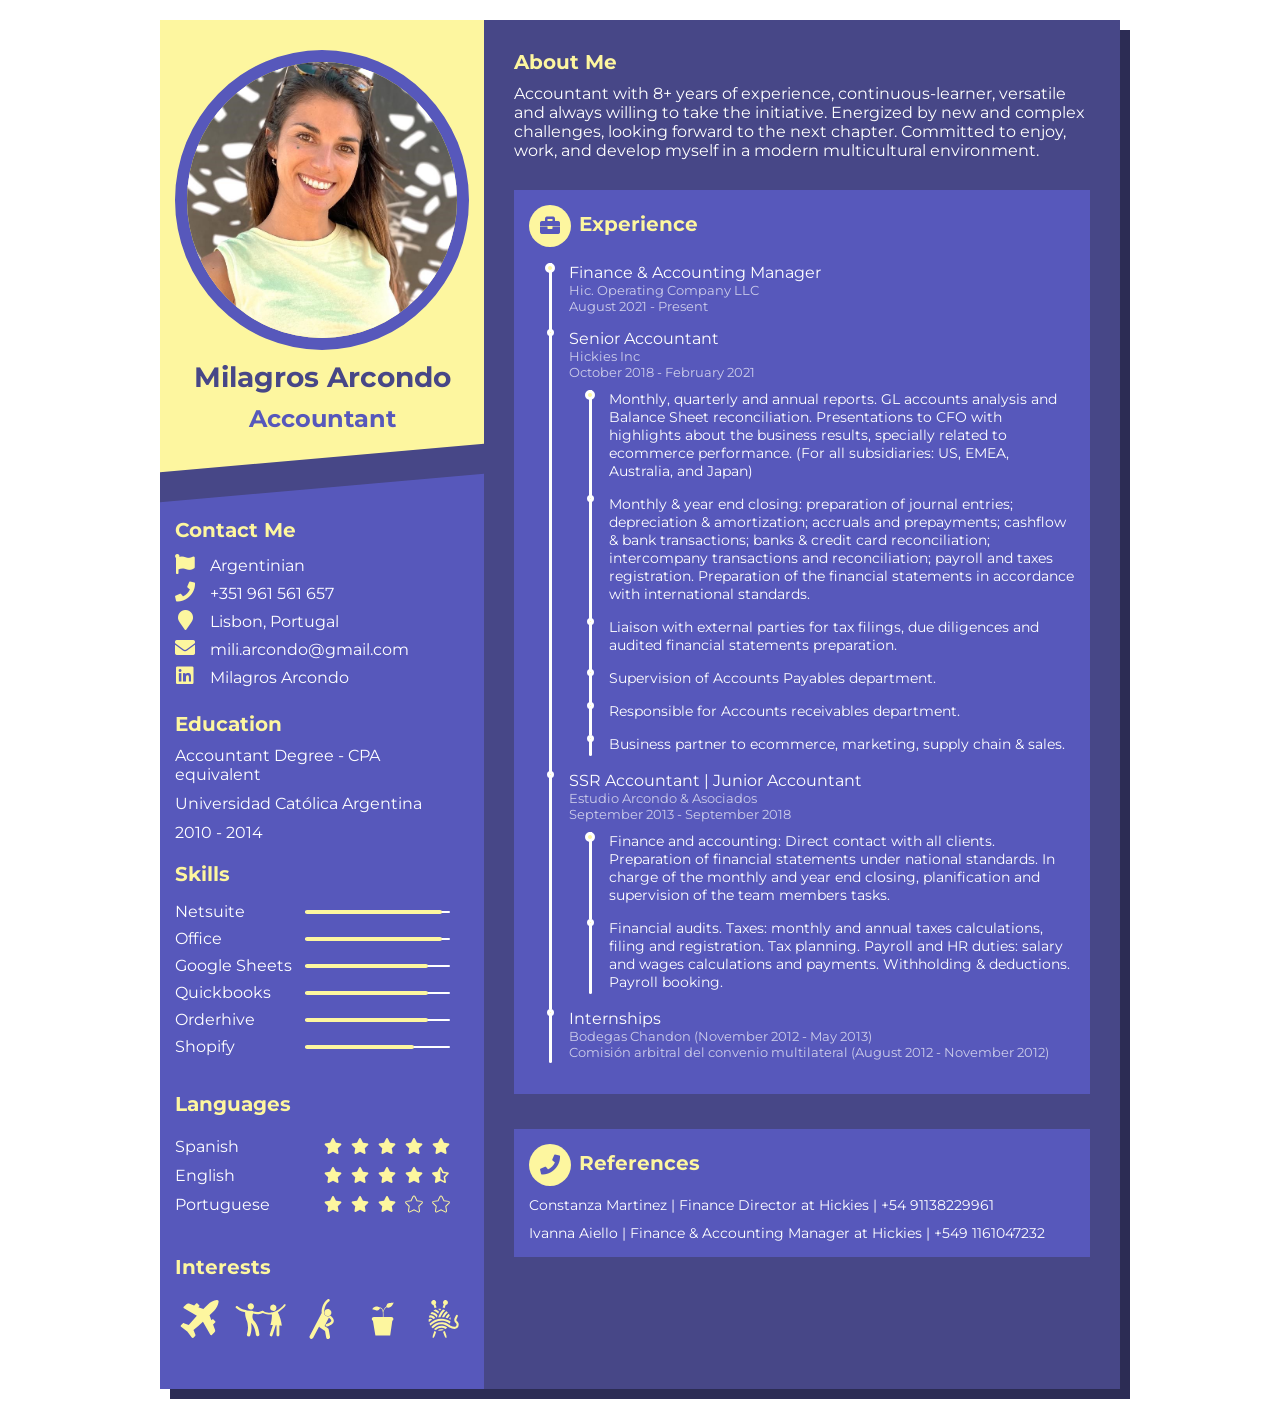
<file: public/index.html>
<html>
  <head>
    <meta
      name="viewport"
      content="width=device-width, initial-scale=1"
    />
    <link
      rel="stylesheet"
      href="https://cdnjs.cloudflare.com/ajax/libs/font-awesome/5.2.0/css/all.css"
    />
    <link rel="stylesheet" href="index.css" type="text/css" />
    <script src="https://cdnjs.cloudflare.com/ajax/libs/jquery/2.2.4/jquery.min.js"></script>
    <script src="index.js"></script>
  </head>
  <body>
    <div class="resume">
      <div class="base">
        <div class="profile">
          <div class="photo">
            <img src="./mili.jpeg" alt="Milagros Arcondo" />
          </div>
          <div class="info">
            <h1 class="name">Milagros Arcondo</h1>
            <h2 class="job">Accountant</h2>
          </div>
        </div>

        <div class="contact">
          <h3>Contact Me</h3>
          <div class="call">
            <i class="fas fa-flag"></i><span>Argentinian</span>
          </div>
          <div class="call">
            <a href="tel:+351961561657"
              ><i class="fas fa-phone"></i
              ><span>+351 961 561 657</span></a
            >
          </div>
          <div class="address">
            <a
              href="https://goo.gl/maps/beB5qYhvzQ7PGoXE7?coh=178572&entry=tt"
              ><i class="fas fa-map-marker"></i
              ><span>Lisbon, Portugal</span></a
            >
          </div>
          <div class="email">
            <a href="mailto:mili.arcondo@gmail.com"
              ><i class="fas fa-envelope"></i
              ><span>mili.arcondo@gmail.com</span></a
            >
          </div>
          <!-- <div class="website">
            <a href="http://www.mpoggio.com/" target="_blank">
              <i class="fas fa-home"></i
              ><span>www.mpoggio.com</span></a
            >
          </div> -->
          <div class="website">
            <a
              href="https://www.linkedin.com/in/milagrosarcondo"
              target="_blank"
            >
              <i class="fab fa-linkedin"></i
              ><span>Milagros Arcondo</span></a
            >
          </div>
        </div>
        <div>
          <h3>Education</h3>
          <div>
            <div class="education">
              Accountant Degree - CPA equivalent
            </div>
            <div class="education">
              Universidad Católica Argentina
            </div>
            <div>2010 - 2014</div>
          </div>
        </div>
        <div class="skills-prog">
          <h3>Skills</h3>
          <ul>
            <li data-percent="95">
              <span>Netsuite</span>
              <div class="skills-bar">
                <div class="bar"></div>
              </div>
            </li>
            <li data-percent="95">
              <span>Office</span>
              <div class="skills-bar">
                <div class="bar"></div>
              </div>
            </li>
            <li data-percent="85">
              <span>Google Sheets</span>
              <div class="skills-bar">
                <div class="bar"></div>
              </div>
            </li>
            <li data-percent="85">
              <span>Quickbooks</span>
              <div class="skills-bar">
                <div class="bar"></div>
              </div>
            </li>
            <li data-percent="85">
              <span>Orderhive</span>
              <div class="skills-bar">
                <div class="bar"></div>
              </div>
            </li>
            <li data-percent="75">
              <span>Shopify</span>
              <div class="skills-bar">
                <div class="bar"></div>
              </div>
            </li>
          </ul>
        </div>
        <div class="skills-soft">
          <h3>Languages</h3>

          <ul>
            <li class="list-item">
              <div class="text-container">Spanish</div>
              <div class="stars-container">
                <i class="fas fa-star star"></i>
                <i class="fas fa-star star"></i>
                <i class="fas fa-star star"></i>
                <i class="fas fa-star star"></i>
                <i class="fas fa-star star"></i>
              </div>
            </li>
            <li class="list-item">
              <div class="text-container">English</div>
              <div class="stars-container">
                <i class="fas fa-star star"></i>
                <i class="fas fa-star star"></i>
                <i class="fas fa-star star"></i>
                <i class="fas fa-star star"></i>
                <i class="fas fa-star-half-alt star"></i>
              </div>
            </li>

            <li class="list-item">
              <div class="text-container">Portuguese</div>
              <div class="stars-container">
                <i class="fas fa-star star"></i>
                <i class="fas fa-star star"></i>
                <i class="fas fa-star star"></i>
                <i class="fas fa-star empty-star"></i>
                <i class="fas fa-star empty-star"></i>
              </div>
            </li>
          </ul>
        </div>
        <div class="interests">
          <h3>Interests</h3>
          <div class="interests-items">
            <div class="icon">
              <svg
                width="700pt"
                height="700pt"
                version="1.1"
                viewBox="0 0 700 700"
                xmlns="http://www.w3.org/2000/svg"
                xmlns:xlink="http://www.w3.org/1999/xlink"
              >
                <defs>
                  <symbol id="h" overflow="visible">
                    <path
                      d="m18.766-1.125c-0.96875 0.5-1.9805 0.875-3.0312 1.125-1.043 0.25781-2.1367 0.39062-3.2812 0.39062-3.3984 0-6.0898-0.94531-8.0781-2.8438-1.9922-1.9062-2.9844-4.4844-2.9844-7.7344 0-3.2578 0.99219-5.8359 2.9844-7.7344 1.9883-1.9062 4.6797-2.8594 8.0781-2.8594 1.1445 0 2.2383 0.13281 3.2812 0.39062 1.0508 0.25 2.0625 0.625 3.0312 1.125v4.2188c-0.98047-0.65625-1.9453-1.1406-2.8906-1.4531-0.94922-0.3125-1.9492-0.46875-3-0.46875-1.875 0-3.3516 0.60547-4.4219 1.8125-1.0742 1.1992-1.6094 2.8555-1.6094 4.9688 0 2.1055 0.53516 3.7617 1.6094 4.9688 1.0703 1.1992 2.5469 1.7969 4.4219 1.7969 1.0508 0 2.0508-0.14844 3-0.45312 0.94531-0.3125 1.9102-0.80078 2.8906-1.4688z"
                    />
                  </symbol>
                  <symbol id="c" overflow="visible">
                    <path
                      d="m13.734-11.141c-0.4375-0.19531-0.87109-0.34375-1.2969-0.4375-0.41797-0.10156-0.83984-0.15625-1.2656-0.15625-1.2617 0-2.2305 0.40625-2.9062 1.2188-0.67969 0.80469-1.0156 1.9531-1.0156 3.4531v7.0625h-4.8906v-15.312h4.8906v2.5156c0.625-1 1.3438-1.7266 2.1562-2.1875 0.82031-0.46875 1.8008-0.70312 2.9375-0.70312 0.16406 0 0.34375 0.011719 0.53125 0.03125 0.19531 0.011719 0.47656 0.039062 0.84375 0.078125z"
                    />
                  </symbol>
                  <symbol id="a" overflow="visible">
                    <path
                      d="m17.641-7.7031v1.4062h-11.453c0.125 1.1484 0.53906 2.0078 1.25 2.5781 0.70703 0.57422 1.7031 0.85938 2.9844 0.85938 1.0312 0 2.082-0.14844 3.1562-0.45312 1.082-0.3125 2.1914-0.77344 3.3281-1.3906v3.7656c-1.1562 0.4375-2.3125 0.76562-3.4688 0.98438-1.1562 0.22656-2.3125 0.34375-3.4688 0.34375-2.7734 0-4.9297-0.70312-6.4688-2.1094-1.5312-1.4062-2.2969-3.3789-2.2969-5.9219 0-2.5 0.75391-4.4609 2.2656-5.8906 1.5078-1.4375 3.582-2.1562 6.2188-2.1562 2.4062 0 4.332 0.73047 5.7812 2.1875 1.4453 1.4492 2.1719 3.3828 2.1719 5.7969zm-5.0312-1.625c0-0.92578-0.27344-1.6719-0.8125-2.2344-0.54297-0.57031-1.25-0.85938-2.125-0.85938-0.94922 0-1.7188 0.26562-2.3125 0.79688s-0.96484 1.2969-1.1094 2.2969z"
                    />
                  </symbol>
                  <symbol id="l" overflow="visible">
                    <path
                      d="m9.2188-6.8906c-1.0234 0-1.793 0.17188-2.3125 0.51562-0.51172 0.34375-0.76562 0.85547-0.76562 1.5312 0 0.625 0.20703 1.1172 0.625 1.4688 0.41406 0.34375 0.98828 0.51562 1.7188 0.51562 0.92578 0 1.7031-0.32812 2.3281-0.98438 0.63281-0.66406 0.95312-1.4922 0.95312-2.4844v-0.5625zm7.4688-1.8438v8.7344h-4.9219v-2.2656c-0.65625 0.92969-1.3984 1.6055-2.2188 2.0312-0.82422 0.41406-1.8242 0.625-3 0.625-1.5859 0-2.8711-0.45703-3.8594-1.375-0.99219-0.92578-1.4844-2.1289-1.4844-3.6094 0-1.7891 0.61328-3.1016 1.8438-3.9375 1.2383-0.84375 3.1797-1.2656 5.8281-1.2656h2.8906v-0.39062c0-0.76953-0.30859-1.332-0.92188-1.6875-0.61719-0.36328-1.5703-0.54688-2.8594-0.54688-1.0547 0-2.0312 0.10547-2.9375 0.3125-0.89844 0.21094-1.7305 0.52344-2.5 0.9375v-3.7344c1.0391-0.25 2.0859-0.44141 3.1406-0.57812 1.0625-0.13281 2.125-0.20312 3.1875-0.20312 2.7578 0 4.75 0.54688 5.9688 1.6406 1.2266 1.0859 1.8438 2.8555 1.8438 5.3125z"
                    />
                  </symbol>
                  <symbol id="b" overflow="visible">
                    <path
                      d="m7.7031-19.656v4.3438h5.0469v3.5h-5.0469v6.5c0 0.71094 0.14062 1.1875 0.42188 1.4375s0.83594 0.375 1.6719 0.375h2.5156v3.5h-4.1875c-1.9375 0-3.3125-0.39844-4.125-1.2031-0.80469-0.8125-1.2031-2.1797-1.2031-4.1094v-6.5h-2.4219v-3.5h2.4219v-4.3438z"
                    />
                  </symbol>
                  <symbol id="e" overflow="visible">
                    <path
                      d="m12.766-13.078v-8.2031h4.9219v21.281h-4.9219v-2.2188c-0.66797 0.90625-1.4062 1.5703-2.2188 1.9844s-1.7578 0.625-2.8281 0.625c-1.8867 0-3.4336-0.75-4.6406-2.25-1.2109-1.5-1.8125-3.4258-1.8125-5.7812 0-2.3633 0.60156-4.2969 1.8125-5.7969 1.207-1.5 2.7539-2.25 4.6406-2.25 1.0625 0 2 0.21484 2.8125 0.64062 0.82031 0.42969 1.5664 1.0859 2.2344 1.9688zm-3.2188 9.9219c1.0391 0 1.8359-0.37891 2.3906-1.1406 0.55078-0.76953 0.82812-1.8828 0.82812-3.3438 0-1.457-0.27734-2.5664-0.82812-3.3281-0.55469-0.76953-1.3516-1.1562-2.3906-1.1562-1.043 0-1.8398 0.38672-2.3906 1.1562-0.55469 0.76172-0.82812 1.8711-0.82812 3.3281 0 1.4609 0.27344 2.5742 0.82812 3.3438 0.55078 0.76172 1.3477 1.1406 2.3906 1.1406z"
                    />
                  </symbol>
                  <symbol id="k" overflow="visible">
                    <path
                      d="m10.5-3.1562c1.0508 0 1.8516-0.37891 2.4062-1.1406 0.55078-0.76953 0.82812-1.8828 0.82812-3.3438 0-1.457-0.27734-2.5664-0.82812-3.3281-0.55469-0.76953-1.3555-1.1562-2.4062-1.1562-1.0547 0-1.8594 0.38672-2.4219 1.1562-0.55469 0.77344-0.82812 1.8828-0.82812 3.3281 0 1.4492 0.27344 2.5586 0.82812 3.3281 0.5625 0.77344 1.3672 1.1562 2.4219 1.1562zm-3.25-9.9219c0.67578-0.88281 1.4219-1.5391 2.2344-1.9688 0.82031-0.42578 1.7656-0.64062 2.8281-0.64062 1.8945 0 3.4453 0.75 4.6562 2.25 1.207 1.5 1.8125 3.4336 1.8125 5.7969 0 2.3555-0.60547 4.2812-1.8125 5.7812-1.2109 1.5-2.7617 2.25-4.6562 2.25-1.0625 0-2.0078-0.21094-2.8281-0.625-0.8125-0.42578-1.5586-1.0859-2.2344-1.9844v2.2188h-4.8906v-21.281h4.8906z"
                    />
                  </symbol>
                  <symbol id="j" overflow="visible">
                    <path
                      d="m0.34375-15.312h4.8906l4.125 10.391 3.5-10.391h4.8906l-6.4375 16.766c-0.64844 1.6953-1.4023 2.8828-2.2656 3.5625-0.86719 0.6875-2 1.0312-3.4062 1.0312h-2.8438v-3.2188h1.5312c0.83203 0 1.4375-0.13672 1.8125-0.40625 0.38281-0.26172 0.67969-0.73047 0.89062-1.4062l0.14062-0.42188z"
                    />
                  </symbol>
                  <symbol id="i" overflow="visible">
                    <path
                      d="m14.953-3.7188h-8.2188l-1.3125 3.7188h-5.2812l7.5625-20.406h6.2656l7.5625 20.406h-5.2812zm-6.9062-3.7812h5.5781l-2.7812-8.125z"
                    />
                  </symbol>
                  <symbol id="u" overflow="visible">
                    <path
                      d="m2.3594-15.312h4.8906v15.312h-4.8906zm0-5.9688h4.8906v4h-4.8906z"
                    />
                  </symbol>
                  <symbol id="g" overflow="visible">
                    <path
                      d="m17.75-9.3281v9.3281h-4.9219v-7.1406c0-1.3203-0.03125-2.2344-0.09375-2.7344s-0.16797-0.86719-0.3125-1.1094c-0.1875-0.3125-0.44922-0.55469-0.78125-0.73438-0.32422-0.17578-0.69531-0.26562-1.1094-0.26562-1.0234 0-1.8242 0.39844-2.4062 1.1875-0.58594 0.78125-0.875 1.8711-0.875 3.2656v7.5312h-4.8906v-15.312h4.8906v2.2344c0.73828-0.88281 1.5195-1.5391 2.3438-1.9688 0.83203-0.42578 1.75-0.64062 2.75-0.64062 1.7695 0 3.1133 0.54688 4.0312 1.6406 0.91406 1.0859 1.375 2.6562 1.375 4.7188z"
                    />
                  </symbol>
                  <symbol id="d" overflow="visible">
                    <path
                      d="m9.6406-12.188c-1.0859 0-1.9141 0.39062-2.4844 1.1719-0.57422 0.78125-0.85938 1.9062-0.85938 3.375s0.28516 2.5938 0.85938 3.375c0.57031 0.77344 1.3984 1.1562 2.4844 1.1562 1.0625 0 1.875-0.38281 2.4375-1.1562 0.57031-0.78125 0.85938-1.9062 0.85938-3.375s-0.28906-2.5938-0.85938-3.375c-0.5625-0.78125-1.375-1.1719-2.4375-1.1719zm0-3.5c2.6328 0 4.6914 0.71484 6.1719 2.1406 1.4766 1.418 2.2188 3.3867 2.2188 5.9062 0 2.5117-0.74219 4.4805-2.2188 5.9062-1.4805 1.418-3.5391 2.125-6.1719 2.125-2.6484 0-4.7148-0.70703-6.2031-2.125-1.4922-1.4258-2.2344-3.3945-2.2344-5.9062 0-2.5195 0.74219-4.4883 2.2344-5.9062 1.4883-1.4258 3.5547-2.1406 6.2031-2.1406z"
                    />
                  </symbol>
                  <symbol id="t" overflow="visible">
                    <path
                      d="m9.5469-12.125c-1.043 0-1.8398 0.38672-2.3906 1.1562-0.55469 0.76172-0.82812 1.8711-0.82812 3.3281 0 1.4609 0.27344 2.5742 0.82812 3.3438 0.55078 0.76172 1.3477 1.1406 2.3906 1.1406 1.0391 0 1.8359-0.37891 2.3906-1.1406 0.55078-0.76953 0.82812-1.8828 0.82812-3.3438 0-1.457-0.27734-2.5664-0.82812-3.3281-0.55469-0.76953-1.3516-1.1562-2.3906-1.1562zm3.2188 9.9062c-0.66797 0.90625-1.4062 1.5703-2.2188 1.9844s-1.7578 0.625-2.8281 0.625c-1.8867 0-3.4336-0.75-4.6406-2.25-1.2109-1.5-1.8125-3.4258-1.8125-5.7812 0-2.3633 0.60156-4.2891 1.8125-5.7812 1.207-1.4883 2.7539-2.2344 4.6406-2.2344 1.0703 0 2.0156 0.21484 2.8281 0.64062 0.8125 0.41797 1.5508 1.0742 2.2188 1.9688v-2.2656h4.9219v21.141h-4.9219z"
                    />
                  </symbol>
                  <symbol id="f" overflow="visible">
                    <path
                      d="m2.1875-5.9688v-9.3438h4.9219v1.5312c0 0.83594-0.007813 1.875-0.015625 3.125-0.011719 1.25-0.015625 2.0859-0.015625 2.5 0 1.2422 0.03125 2.1328 0.09375 2.6719 0.070313 0.54297 0.17969 0.93359 0.32812 1.1719 0.20703 0.32422 0.47266 0.57422 0.79688 0.75 0.32031 0.16797 0.69141 0.25 1.1094 0.25 1.0195 0 1.8203-0.39062 2.4062-1.1719 0.58203-0.78125 0.875-1.8672 0.875-3.2656v-7.5625h4.8906v15.312h-4.8906v-2.2188c-0.74219 0.89844-1.5234 1.5586-2.3438 1.9844-0.82422 0.41406-1.7344 0.625-2.7344 0.625-1.7617 0-3.1055-0.53906-4.0312-1.625-0.92969-1.082-1.3906-2.6602-1.3906-4.7344z"
                    />
                  </symbol>
                  <symbol id="s" overflow="visible">
                    <path
                      d="m12.422-21.281v3.2188h-2.7031c-0.6875 0-1.1719 0.125-1.4531 0.375-0.27344 0.25-0.40625 0.6875-0.40625 1.3125v1.0625h4.1875v3.5h-4.1875v11.812h-4.8906v-11.812h-2.4375v-3.5h2.4375v-1.0625c0-1.6641 0.46094-2.8984 1.3906-3.7031 0.92578-0.80078 2.3672-1.2031 4.3281-1.2031z"
                    />
                  </symbol>
                  <symbol id="r" overflow="visible">
                    <path
                      d="m16.547-12.766c0.61328-0.94531 1.3477-1.6719 2.2031-2.1719 0.85156-0.5 1.7891-0.75 2.8125-0.75 1.7578 0 3.0977 0.54688 4.0156 1.6406 0.92578 1.0859 1.3906 2.6562 1.3906 4.7188v9.3281h-4.9219v-7.9844-0.35938c0.007813-0.13281 0.015625-0.32031 0.015625-0.5625 0-1.082-0.16406-1.8633-0.48438-2.3438-0.3125-0.48828-0.82422-0.73438-1.5312-0.73438-0.92969 0-1.6484 0.38672-2.1562 1.1562-0.51172 0.76172-0.77344 1.8672-0.78125 3.3125v7.5156h-4.9219v-7.9844c0-1.6953-0.14844-2.7852-0.4375-3.2656-0.29297-0.48828-0.8125-0.73438-1.5625-0.73438-0.9375 0-1.6641 0.38672-2.1719 1.1562-0.51172 0.76172-0.76562 1.8594-0.76562 3.2969v7.5312h-4.9219v-15.312h4.9219v2.2344c0.60156-0.86328 1.2891-1.5156 2.0625-1.9531 0.78125-0.4375 1.6406-0.65625 2.5781-0.65625 1.0625 0 2 0.25781 2.8125 0.76562 0.8125 0.51172 1.4258 1.2305 1.8438 2.1562z"
                    />
                  </symbol>
                  <symbol id="q" overflow="visible">
                    <path
                      d="m17.75-9.3281v9.3281h-4.9219v-7.1094c0-1.3438-0.03125-2.2656-0.09375-2.7656s-0.16797-0.86719-0.3125-1.1094c-0.1875-0.3125-0.44922-0.55469-0.78125-0.73438-0.32422-0.17578-0.69531-0.26562-1.1094-0.26562-1.0234 0-1.8242 0.39844-2.4062 1.1875-0.58594 0.78125-0.875 1.8711-0.875 3.2656v7.5312h-4.8906v-21.281h4.8906v8.2031c0.73828-0.88281 1.5195-1.5391 2.3438-1.9688 0.83203-0.42578 1.75-0.64062 2.75-0.64062 1.7695 0 3.1133 0.54688 4.0312 1.6406 0.91406 1.0859 1.375 2.6562 1.375 4.7188z"
                    />
                  </symbol>
                  <symbol id="p" overflow="visible">
                    <path
                      d="m2.5781-20.406h5.875l7.4219 14v-14h4.9844v20.406h-5.875l-7.4219-14v14h-4.9844z"
                    />
                  </symbol>
                  <symbol id="o" overflow="visible">
                    <path
                      d="m2.5781-20.406h8.7344c2.5938 0 4.582 0.57812 5.9688 1.7344 1.3945 1.1484 2.0938 2.7891 2.0938 4.9219 0 2.1367-0.69922 3.7812-2.0938 4.9375-1.3867 1.1562-3.375 1.7344-5.9688 1.7344h-3.4844v7.0781h-5.25zm5.25 3.8125v5.7031h2.9219c1.0195 0 1.8047-0.25 2.3594-0.75 0.5625-0.5 0.84375-1.2031 0.84375-2.1094 0-0.91406-0.28125-1.6172-0.84375-2.1094-0.55469-0.48828-1.3398-0.73438-2.3594-0.73438z"
                    />
                  </symbol>
                  <symbol id="n" overflow="visible">
                    <path
                      d="m2.3594-15.312h4.8906v15.031c0 2.0508-0.49609 3.6172-1.4844 4.7031-0.98047 1.082-2.4062 1.625-4.2812 1.625h-2.4219v-3.2188h0.85938c0.92578 0 1.5625-0.21094 1.9062-0.625 0.35156-0.41797 0.53125-1.2461 0.53125-2.4844zm0-5.9688h4.8906v4h-4.8906z"
                    />
                  </symbol>
                  <symbol id="m" overflow="visible">
                    <path
                      d="m14.719-14.828v3.9844c-0.65625-0.45703-1.3242-0.79688-2-1.0156-0.66797-0.21875-1.3594-0.32812-2.0781-0.32812-1.3672 0-2.4336 0.40234-3.2031 1.2031-0.76172 0.79297-1.1406 1.9062-1.1406 3.3438 0 1.4297 0.37891 2.543 1.1406 3.3438 0.76953 0.79297 1.8359 1.1875 3.2031 1.1875 0.75781 0 1.4844-0.10938 2.1719-0.32812 0.6875-0.22656 1.3203-0.56641 1.9062-1.0156v4c-0.76172 0.28125-1.5391 0.48828-2.3281 0.625-0.78125 0.14453-1.5742 0.21875-2.375 0.21875-2.7617 0-4.9219-0.70703-6.4844-2.125-1.5547-1.4141-2.3281-3.3828-2.3281-5.9062 0-2.5312 0.77344-4.5039 2.3281-5.9219 1.5625-1.4141 3.7227-2.125 6.4844-2.125 0.80078 0 1.5938 0.074219 2.375 0.21875 0.78125 0.13672 1.5547 0.35156 2.3281 0.64062z"
                    />
                  </symbol>
                </defs>
                <g>
                  <path
                    d="m552.72 164.08c33.602-33.602 56-77.84 62.719-124.88 2.2383-14.559-10.078-26.879-24.641-24.641-47.039 7.2812-91.281 29.121-124.88 62.719l-64.398 64.402-70-26.879 14-14c2.8008-2.8008 2.8008-7.8398 0-10.641l-30.238-30.238c-2.8008-2.8008-7.8398-2.8008-10.641 0l-31.922 31.922-71.68-27.441c-12.32-5.0391-26.879-1.6797-36.398 7.8398l-37.52 37.52c-6.1602 6.1602-4.4805 15.68 2.8008 20.16l180.88 103.6c-39.762 42.559-77.84 86.801-114.24 132.16l-66.641-26.879c-5.6016-2.2383-11.762-1.1211-16.238 3.3594l-25.199 25.199c-6.7188 6.7188-5.6016 17.359 1.6797 22.398l86.234 63.844 63.281 86.238c5.6016 7.2812 16.238 8.3984 22.398 1.6797l25.199-25.199c4.4805-4.4805 5.6016-10.641 3.3594-16.238l-26.879-66.641c45.359-36.398 89.602-74.48 132.16-114.24l103.6 180.88c3.9219 7.2812 14 8.3984 20.16 2.8008l37.52-37.52c9.5195-9.5195 12.32-23.52 7.8398-36.398l-27.441-71.68 31.922-31.922c2.8008-2.8008 2.8008-7.8398 0-10.641l-30.238-30.238c-2.8008-2.8008-7.8398-2.8008-10.641 0l-14 14-26.879-70z"
                  />
                </g>
              </svg>
            </div>
            <div class="icon">
              <svg
                width="700pt"
                height="700pt"
                version="1.1"
                viewBox="0 0 700 700"
                xmlns="http://www.w3.org/2000/svg"
                xmlns:xlink="http://www.w3.org/1999/xlink"
              >
                <defs>
                  <symbol id="u" overflow="visible">
                    <path
                      d="m6.6094-0.39062c-0.34375 0.17969-0.70312 0.30859-1.0781 0.39062-0.36719 0.09375-0.74609 0.14062-1.1406 0.14062-1.1992 0-2.1523-0.33203-2.8594-1-0.69922-0.67578-1.0469-1.5859-1.0469-2.7344 0-1.1445 0.34766-2.0508 1.0469-2.7188 0.70703-0.66406 1.6602-1 2.8594-1 0.39453 0 0.77344 0.046875 1.1406 0.14062 0.375 0.085937 0.73438 0.21484 1.0781 0.39062v1.4844c-0.34375-0.22656-0.68359-0.39453-1.0156-0.5-0.33594-0.11328-0.6875-0.17188-1.0625-0.17188-0.65625 0-1.1797 0.21484-1.5625 0.64062-0.375 0.41797-0.5625 0.99609-0.5625 1.7344 0 0.75 0.1875 1.3398 0.5625 1.7656 0.38281 0.41797 0.90625 0.625 1.5625 0.625 0.375 0 0.72656-0.050781 1.0625-0.15625 0.33203-0.11328 0.67188-0.28516 1.0156-0.51562z"
                    />
                  </symbol>
                  <symbol id="e" overflow="visible">
                    <path
                      d="m4.8281-3.9219c-0.14844-0.070313-0.29688-0.125-0.45312-0.15625-0.14844-0.03125-0.29297-0.046875-0.4375-0.046875-0.44922 0-0.79297 0.14062-1.0312 0.42188-0.24219 0.28125-0.35938 0.6875-0.35938 1.2188v2.4844h-1.7188v-5.3906h1.7188v0.89062c0.22656-0.35156 0.48438-0.60938 0.76562-0.76562 0.28906-0.16406 0.63281-0.25 1.0312-0.25 0.0625 0 0.125 0.007813 0.1875 0.015625 0.070312 0 0.17188 0.007812 0.29688 0.015625z"
                    />
                  </symbol>
                  <symbol id="b" overflow="visible">
                    <path
                      d="m6.2031-2.7031v0.48438h-4.0156c0.039062 0.40625 0.1875 0.71484 0.4375 0.92188 0.25 0.19922 0.59766 0.29688 1.0469 0.29688 0.36328 0 0.73438-0.050781 1.1094-0.15625 0.38281-0.11328 0.77344-0.28125 1.1719-0.5v1.3281c-0.40625 0.15625-0.8125 0.27344-1.2188 0.34375-0.40625 0.082031-0.8125 0.125-1.2188 0.125-0.98047 0-1.7422-0.24219-2.2812-0.73438-0.54297-0.5-0.8125-1.1953-0.8125-2.0938 0-0.88281 0.26562-1.5781 0.79688-2.0781s1.2578-0.75 2.1875-0.75c0.85156 0 1.5312 0.25781 2.0312 0.76562 0.50781 0.51172 0.76562 1.1953 0.76562 2.0469zm-1.7656-0.57812c0-0.33203-0.10156-0.59766-0.29688-0.79688-0.1875-0.19531-0.43359-0.29688-0.73438-0.29688-0.33594 0-0.60547 0.09375-0.8125 0.28125-0.21094 0.1875-0.33984 0.46094-0.39062 0.8125z"
                    />
                  </symbol>
                  <symbol id="d" overflow="visible">
                    <path
                      d="m3.25-2.4219c-0.36719 0-0.64062 0.0625-0.82812 0.1875-0.17969 0.11719-0.26562 0.29297-0.26562 0.53125 0 0.21875 0.070312 0.39062 0.21875 0.51562 0.14453 0.125 0.34766 0.1875 0.60938 0.1875 0.32031 0 0.59375-0.11328 0.8125-0.34375 0.22656-0.23828 0.34375-0.53516 0.34375-0.89062v-0.1875zm2.625-0.65625v3.0781h-1.7344v-0.79688c-0.23047 0.32422-0.49219 0.5625-0.78125 0.71875-0.29297 0.14453-0.64062 0.21875-1.0469 0.21875-0.5625 0-1.0234-0.16016-1.375-0.48438-0.34375-0.33203-0.51562-0.75781-0.51562-1.2812 0-0.625 0.21875-1.082 0.65625-1.375 0.4375-0.30078 1.1172-0.45312 2.0469-0.45312h1.0156v-0.14062c0-0.26953-0.10938-0.46875-0.32812-0.59375-0.21094-0.125-0.54297-0.1875-1-0.1875-0.36719 0-0.71094 0.039062-1.0312 0.10938-0.32422 0.074219-0.62109 0.18359-0.89062 0.32812v-1.3125c0.375-0.082031 0.74219-0.14453 1.1094-0.1875 0.375-0.050781 0.75-0.078125 1.125-0.078125 0.96875 0 1.6641 0.19531 2.0938 0.57812 0.4375 0.375 0.65625 0.99609 0.65625 1.8594z"
                    />
                  </symbol>
                  <symbol id="c" overflow="visible">
                    <path
                      d="m2.7031-6.9219v1.5312h1.7812v1.2344h-1.7812v2.2812c0 0.25 0.050781 0.42188 0.15625 0.51562 0.10156 0.085937 0.30078 0.125 0.59375 0.125h0.89062v1.2344h-1.4844c-0.67969 0-1.1641-0.14062-1.4531-0.42188-0.28125-0.28906-0.42188-0.77344-0.42188-1.4531v-2.2812h-0.85938v-1.2344h0.85938v-1.5312z"
                    />
                  </symbol>
                  <symbol id="k" overflow="visible">
                    <path
                      d="m4.5-4.6094v-2.875h1.7344v7.4844h-1.7344v-0.78125c-0.24219 0.32422-0.50781 0.55859-0.79688 0.70312-0.28125 0.14453-0.60938 0.21875-0.98438 0.21875-0.66797 0-1.2148-0.25781-1.6406-0.78125-0.42969-0.53125-0.64062-1.2109-0.64062-2.0469 0-0.83203 0.21094-1.5078 0.64062-2.0312 0.42578-0.53125 0.97266-0.79688 1.6406-0.79688 0.375 0 0.70312 0.074219 0.98438 0.21875 0.28906 0.14844 0.55469 0.375 0.79688 0.6875zm-1.1406 3.5c0.36328 0 0.64453-0.13281 0.84375-0.40625 0.19531-0.26953 0.29688-0.66016 0.29688-1.1719 0-0.51953-0.10156-0.91016-0.29688-1.1719-0.19922-0.26953-0.48047-0.40625-0.84375-0.40625-0.36719 0-0.64844 0.13672-0.84375 0.40625-0.1875 0.26172-0.28125 0.65234-0.28125 1.1719 0 0.51172 0.09375 0.90234 0.28125 1.1719 0.19531 0.27344 0.47656 0.40625 0.84375 0.40625z"
                    />
                  </symbol>
                  <symbol id="j" overflow="visible">
                    <path
                      d="m3.7031-1.1094c0.36328 0 0.64062-0.13281 0.82812-0.40625 0.19531-0.26953 0.29688-0.66016 0.29688-1.1719 0-0.51953-0.10156-0.91016-0.29688-1.1719-0.1875-0.26953-0.46484-0.40625-0.82812-0.40625-0.375 0-0.66406 0.13672-0.85938 0.40625-0.19922 0.27344-0.29688 0.66406-0.29688 1.1719 0 0.51172 0.097656 0.90234 0.29688 1.1719 0.19531 0.27344 0.48438 0.40625 0.85938 0.40625zm-1.1562-3.5c0.23828-0.3125 0.50391-0.53906 0.79688-0.6875 0.28906-0.14453 0.625-0.21875 1-0.21875 0.65625 0 1.1953 0.26562 1.625 0.79688 0.42578 0.52344 0.64062 1.1992 0.64062 2.0312 0 0.83594-0.21484 1.5156-0.64062 2.0469-0.42969 0.52344-0.96875 0.78125-1.625 0.78125-0.375 0-0.71094-0.074219-1-0.21875-0.29297-0.15625-0.55859-0.39062-0.79688-0.70312v0.78125h-1.7188v-7.4844h1.7188z"
                    />
                  </symbol>
                  <symbol id="g" overflow="visible">
                    <path
                      d="m0.125-5.3906h1.7188l1.4531 3.6562 1.2344-3.6562h1.7188l-2.2656 5.9062c-0.23047 0.59375-0.49609 1.0078-0.79688 1.25-0.30469 0.23828-0.70312 0.35938-1.2031 0.35938h-1v-1.125h0.54688c0.28906 0 0.5-0.046875 0.625-0.14062 0.13281-0.09375 0.23828-0.26172 0.3125-0.5l0.046875-0.15625z"
                    />
                  </symbol>
                  <symbol id="i" overflow="visible">
                    <path
                      d="m7.3594-0.53125c-0.46094 0.21875-0.9375 0.38672-1.4375 0.5-0.49219 0.11328-1 0.17188-1.5312 0.17188-1.1992 0-2.1523-0.33203-2.8594-1-0.69922-0.67578-1.0469-1.5859-1.0469-2.7344 0-1.1562 0.35156-2.0625 1.0625-2.7188 0.71875-0.66406 1.6953-1 2.9375-1 0.47656 0 0.9375 0.046875 1.375 0.14062 0.4375 0.085937 0.84766 0.21484 1.2344 0.39062v1.4844c-0.39844-0.22656-0.79297-0.39453-1.1875-0.5-0.39844-0.11328-0.79297-0.17188-1.1875-0.17188-0.74219 0-1.3125 0.21094-1.7188 0.625-0.39844 0.40625-0.59375 0.99219-0.59375 1.75 0 0.76172 0.19141 1.3516 0.57812 1.7656 0.38281 0.41797 0.92969 0.625 1.6406 0.625 0.19531 0 0.375-0.007813 0.53125-0.03125 0.16406-0.03125 0.31641-0.070313 0.45312-0.125v-1.3906h-1.125v-1.2344h2.875z"
                    />
                  </symbol>
                  <symbol id="f" overflow="visible">
                    <path
                      d="m6.25-3.2812v3.2812h-1.7344v-2.5156c0-0.46875-0.011719-0.78516-0.03125-0.95312-0.023437-0.17578-0.058594-0.30469-0.10938-0.39062-0.0625-0.11328-0.15625-0.20312-0.28125-0.26562-0.11719-0.0625-0.24609-0.09375-0.39062-0.09375-0.35547 0-0.63672 0.14062-0.84375 0.42188-0.21094 0.27344-0.3125 0.65234-0.3125 1.1406v2.6562h-1.7188v-5.3906h1.7188v0.78125c0.25781-0.3125 0.53516-0.53906 0.82812-0.6875 0.28906-0.14453 0.61328-0.21875 0.96875-0.21875 0.625 0 1.0977 0.19531 1.4219 0.57812 0.32031 0.375 0.48438 0.92969 0.48438 1.6562z"
                    />
                  </symbol>
                  <symbol id="t" overflow="visible">
                    <path
                      d="m0.90625-7.1875h1.8594v2.625l2.6719-2.625h2.1406l-3.4531 3.4062 3.8125 3.7812h-2.3125l-2.8594-2.8281v2.8281h-1.8594z"
                    />
                  </symbol>
                  <symbol id="h" overflow="visible">
                    <path
                      d="m6.25-3.2812v3.2812h-1.7344v-2.5c0-0.47656-0.011719-0.80078-0.03125-0.96875-0.023437-0.17578-0.058594-0.30469-0.10938-0.39062-0.0625-0.11328-0.15625-0.20312-0.28125-0.26562-0.11719-0.0625-0.24609-0.09375-0.39062-0.09375-0.35547 0-0.63672 0.14062-0.84375 0.42188-0.21094 0.27344-0.3125 0.65234-0.3125 1.1406v2.6562h-1.7188v-7.4844h1.7188v2.875c0.25781-0.3125 0.53516-0.53906 0.82812-0.6875 0.28906-0.14453 0.61328-0.21875 0.96875-0.21875 0.625 0 1.0977 0.19531 1.4219 0.57812 0.32031 0.375 0.48438 0.92969 0.48438 1.6562z"
                    />
                  </symbol>
                  <symbol id="a" overflow="visible">
                    <path
                      d="m3.3906-4.2969c-0.375 0-0.66797 0.14062-0.875 0.42188-0.19922 0.27344-0.29688 0.66797-0.29688 1.1875 0 0.51172 0.097656 0.90625 0.29688 1.1875 0.20703 0.27344 0.5 0.40625 0.875 0.40625s0.66016-0.13281 0.85938-0.40625c0.19531-0.28125 0.29688-0.67578 0.29688-1.1875 0-0.51953-0.10156-0.91406-0.29688-1.1875-0.19922-0.28125-0.48438-0.42188-0.85938-0.42188zm0-1.2188c0.92578 0 1.6484 0.25 2.1719 0.75 0.51953 0.5 0.78125 1.1953 0.78125 2.0781 0 0.88672-0.26172 1.5781-0.78125 2.0781-0.52344 0.5-1.2461 0.75-2.1719 0.75-0.92969 0-1.6562-0.25-2.1875-0.75-0.52344-0.5-0.78125-1.1914-0.78125-2.0781 0-0.88281 0.25781-1.5781 0.78125-2.0781 0.53125-0.5 1.2578-0.75 2.1875-0.75z"
                    />
                  </symbol>
                  <symbol id="s" overflow="visible">
                    <path
                      d="m0.90625-7.1875h1.8594v5.7812h3.25v1.4062h-5.1094z"
                    />
                  </symbol>
                  <symbol id="r" overflow="visible">
                    <path
                      d="m4.375-7.4844v1.125h-0.95312c-0.24219 0-0.41406 0.046875-0.51562 0.14062-0.09375 0.085938-0.14062 0.23438-0.14062 0.45312v0.375h1.4688v1.2344h-1.4688v4.1562h-1.7188v-4.1562h-0.85938v-1.2344h0.85938v-0.375c0-0.58203 0.16016-1.0156 0.48438-1.2969 0.33203-0.28125 0.84375-0.42188 1.5312-0.42188z"
                    />
                  </symbol>
                  <symbol id="q" overflow="visible">
                    <path
                      d="m5.8281-4.5c0.21875-0.33203 0.47266-0.58203 0.76562-0.75 0.30078-0.17578 0.63281-0.26562 1-0.26562 0.61328 0 1.082 0.19531 1.4062 0.57812 0.33203 0.375 0.5 0.92969 0.5 1.6562v3.2812h-1.7344v-2.8125-0.125-0.20312c0-0.375-0.058594-0.64453-0.17188-0.8125-0.10547-0.17578-0.28125-0.26562-0.53125-0.26562-0.33594 0-0.58984 0.13672-0.76562 0.40625-0.17969 0.27344-0.27344 0.66406-0.28125 1.1719v2.6406h-1.7188v-2.8125c0-0.59375-0.054687-0.97266-0.15625-1.1406-0.10547-0.17578-0.28906-0.26562-0.54688-0.26562-0.33594 0-0.59375 0.13672-0.78125 0.40625-0.17969 0.27344-0.26562 0.65625-0.26562 1.1562v2.6562h-1.7344v-5.3906h1.7344v0.78125c0.21875-0.30078 0.46094-0.52344 0.73438-0.67188 0.26953-0.15625 0.57031-0.23438 0.90625-0.23438 0.375 0 0.70312 0.089844 0.98438 0.26562 0.28906 0.17969 0.50781 0.42969 0.65625 0.75z"
                    />
                  </symbol>
                  <symbol id="p" overflow="visible">
                    <path
                      d="m0.90625-7.1875h2.0625l2.625 4.9219v-4.9219h1.75v7.1875h-2.0625l-2.625-4.9375v4.9375h-1.75z"
                    />
                  </symbol>
                  <symbol id="o" overflow="visible">
                    <path
                      d="m0.76562-2.0938v-3.2969h1.7344v0.53125 1.1094 0.875c0 0.4375 0.007812 0.75781 0.03125 0.95312 0.019531 0.1875 0.054688 0.32422 0.10938 0.40625 0.070313 0.11719 0.16406 0.20312 0.28125 0.26562 0.11328 0.054688 0.24219 0.078125 0.39062 0.078125 0.35156 0 0.63281-0.13281 0.84375-0.40625 0.20703-0.28125 0.3125-0.66406 0.3125-1.1562v-2.6562h1.7188v5.3906h-1.7188v-0.78125c-0.26172 0.3125-0.53906 0.54688-0.82812 0.70312-0.29297 0.14453-0.60938 0.21875-0.95312 0.21875-0.625 0-1.1055-0.1875-1.4375-0.5625-0.32422-0.38281-0.48438-0.94141-0.48438-1.6719z"
                    />
                  </symbol>
                  <symbol id="n" overflow="visible">
                    <path
                      d="m0.90625-7.1875h3.0781c0.91406 0 1.6172 0.20312 2.1094 0.60938 0.48828 0.40625 0.73438 0.98438 0.73438 1.7344s-0.24609 1.3281-0.73438 1.7344c-0.49219 0.40625-1.1953 0.60938-2.1094 0.60938h-1.2188v2.5h-1.8594zm1.8594 1.3438v2h1.0156c0.36328 0 0.64062-0.082031 0.82812-0.25 0.19531-0.17578 0.29688-0.42578 0.29688-0.75 0-0.32031-0.10156-0.56641-0.29688-0.73438-0.1875-0.17578-0.46484-0.26562-0.82812-0.26562z"
                    />
                  </symbol>
                  <symbol id="m" overflow="visible">
                    <path
                      d="m0.82812-5.3906h1.7188v5.2969c0 0.71875-0.17188 1.2656-0.51562 1.6406-0.34375 0.38281-0.84375 0.57812-1.5 0.57812h-0.85938v-1.125h0.29688c0.33203 0 0.55469-0.078125 0.67188-0.23438 0.125-0.14844 0.1875-0.43359 0.1875-0.85938zm0-2.0938h1.7188v1.4062h-1.7188z"
                    />
                  </symbol>
                  <symbol id="l" overflow="visible">
                    <path
                      d="m5.1875-5.2188v1.4062c-0.24219-0.16406-0.48047-0.28516-0.71875-0.35938-0.23047-0.082031-0.46875-0.125-0.71875-0.125-0.49219 0-0.87109 0.14062-1.1406 0.42188-0.26172 0.28125-0.39062 0.67969-0.39062 1.1875 0 0.5 0.12891 0.89062 0.39062 1.1719 0.26953 0.28125 0.64844 0.42188 1.1406 0.42188 0.26953 0 0.52344-0.035156 0.76562-0.10938 0.23828-0.082031 0.46094-0.20312 0.67188-0.35938v1.4062c-0.27344 0.09375-0.54688 0.16406-0.82812 0.21875-0.27344 0.050781-0.54688 0.078125-0.82812 0.078125-0.98047 0-1.7461-0.25-2.2969-0.75-0.54297-0.5-0.8125-1.1914-0.8125-2.0781 0-0.89453 0.26953-1.5859 0.8125-2.0781 0.55078-0.5 1.3164-0.75 2.2969-0.75 0.28125 0 0.55469 0.027344 0.82812 0.078125 0.28125 0.042969 0.55469 0.11719 0.82812 0.21875z"
                    />
                  </symbol>
                </defs>
                <g>
                  <path
                    d="m256.23 98.621c3.1602 24.281-13.961 46.523-38.242 49.684-24.277 3.1562-46.523-13.965-49.68-38.246-3.1602-24.277 13.961-46.523 38.242-49.68 24.281-3.1602 46.523 13.965 49.68 38.242"
                  />
                  <path
                    d="m538.72 80.188c23.574 6.6016 37.336 31.062 30.738 54.637-6.6016 23.57-31.062 37.332-54.637 30.73-23.574-6.5977-37.336-31.059-30.738-54.633 6.6016-23.574 31.062-37.332 54.637-30.734"
                  />
                  <path
                    d="m694.34 74.652c-5.8711-3.9492-13.832-2.3867-17.77 3.4844-18.984 28.34-48.504 52.402-73.273 68.969-12.371 8.3008-23.539 14.773-31.559 19.137-4.0117 2.1836-7.2305 3.8438-9.4258 4.9414-1.0977 0.55078-1.9375 0.96094-2.4922 1.2305-0.55469 0.26563-0.76953 0.36328-0.76953 0.36328-0.050781 0.023437-0.09375 0.050781-0.14062 0.074218-4.6758 0.82422-9.8828 2.0508-15.641 3.9062-9.5 3.0625-16.961 6.4492-22.637 9.5195-0.58984 0.16797-1.1797 0.36719-1.7539 0.625v-0.003906c-0.48047 0.20312-13.984 5.9648-39.023 5.9688-20.547-0.011719-48.949-3.8984-84.52-18.18-0.23438-0.74609-0.50391-1.4883-0.85547-2.2109-3.8086-7.832-13.234-11.094-21.066-7.2891-26.02 12.617-49.98 16.621-70.418 16.629-19.051 0.003906-35.008-3.5469-46.062-7.0586-5.5273-1.7539-9.8164-3.4922-12.637-4.7422-1.4102-0.62891-2.4531-1.1328-3.0938-1.4492-0.32422-0.16406-0.54297-0.28125-0.66016-0.34375-0.058593-0.03125-0.097656-0.050781-0.10156-0.054687l-0.003906 0.003906c-2.0156-1.1094-4.168-1.7148-6.3242-1.8867-0.25781-0.042968-0.52344-0.10938-0.77734-0.13281-24.656-2.2109-49.312-4.4258-73.973-6.6367-0.31641-0.03125-0.67188-0.015625-1.0156-0.011719-6.1445-0.82031-26.207-3.9375-50.531-11.875-26.301-8.543-57.395-22.797-81.383-44.898-6.4141-5.8906-16.383-5.4648-22.277 0.94922-5.8867 6.4102-5.4609 16.379 0.94922 22.273 30.902 28.305 68.645 44.211 98.652 53.457 10.789 3.3047 20.594 5.7305 28.773 7.4883-2.2109 46.957 8.3047 76.25 24.828 119.48 0.125 0.35547 0.23047 0.71484 0.375 1.0664h-0.003907c0.21094 0.44531 14.867 37.391 14.824 91.648-0.003906 27.246-3.6406 58.855-14.473 92.773-4.1406 12.957 3.0078 26.816 15.969 30.957 2.4922 0.79688 5.0156 1.1758 7.4961 1.1758 10.43 0 20.117-6.6797 23.461-17.148 12.562-39.348 16.805-76.133 16.805-107.76-0.019532-25.953-2.8398-48.418-6.2773-66.195 6.3203 5.7422 16.816 16.852 27.91 35.43 15.836 26.578 32.992 68.512 40.117 132.59 1.3984 12.598 12.066 21.918 24.453 21.922 0.90625 0 1.8242-0.050782 2.7461-0.15234 13.516-1.5 23.266-13.676 21.766-27.199-8.5664-77.516-31.223-129.31-52.707-161.87-11.352-17.234-22.305-29.039-30.48-36.574-20.121-40.992-16.766-64.969-5.0781-93.266 13.629 4.6211 33.895 9.5273 58.727 9.5625h0.09375c22.875 0.003906 49.594-4.3086 77.816-16.883 40.68 17.066 74.16 22.035 98.953 22.027 10.816 0 19.926-0.94141 27.312-2.1797 1.1953 51.395-6.3477 100.9-21.125 146.47 11.457 0.80469 22.918 1.6094 34.375 2.4102l-42.984 132.27c-3.3633 10.352 2.3008 21.469 12.648 24.832 10.348 3.3633 21.469-2.3008 24.832-12.648l46.02-141.61c3.7344 0.26172 7.4648 0.52344 11.199 0.78516v134.69c0 10.883 8.8242 19.703 19.703 19.703 10.883 0 19.703-8.8203 19.703-19.703v-131.93c11.523 0.80859 23.043 1.6172 34.566 2.4219-7.4531-67.867-26.578-131.79-54.957-189.26 7.5312-4.3047 16.598-9.7852 26.414-16.371 26.34-17.715 58.188-43.207 80.262-75.953 3.9492-5.8672 2.3906-13.824-3.4805-17.77z"
                  />
                </g>
              </svg>
            </div>
            <div class="icon">
              <svg
                width="700pt"
                height="700pt"
                version="1.1"
                viewBox="0 0 700 700"
                xmlns="http://www.w3.org/2000/svg"
                xmlns:xlink="http://www.w3.org/1999/xlink"
              >
                <defs>
                  <symbol id="u" overflow="visible">
                    <path
                      d="m7.4375-0.4375c-0.375 0.19922-0.77344 0.34375-1.1875 0.4375-0.41797 0.10156-0.85547 0.15625-1.3125 0.15625-1.3438 0-2.4141-0.375-3.2031-1.125-0.79297-0.75781-1.1875-1.7852-1.1875-3.0781 0-1.2891 0.39453-2.3125 1.1875-3.0625 0.78906-0.75781 1.8594-1.1406 3.2031-1.1406 0.45703 0 0.89453 0.054688 1.3125 0.15625 0.41406 0.10547 0.8125 0.25781 1.1875 0.45312v1.6719c-0.38672-0.25781-0.76562-0.45312-1.1406-0.57812s-0.77344-0.1875-1.1875-0.1875c-0.74219 0-1.3242 0.24219-1.75 0.71875-0.42969 0.48047-0.64062 1.1367-0.64062 1.9688 0 0.84375 0.21094 1.5078 0.64062 1.9844 0.42578 0.46875 1.0078 0.70312 1.75 0.70312 0.41406 0 0.8125-0.054687 1.1875-0.17188 0.375-0.125 0.75391-0.32031 1.1406-0.59375z"
                    />
                  </symbol>
                  <symbol id="e" overflow="visible">
                    <path
                      d="m5.4531-4.4219c-0.17969-0.082031-0.35156-0.14062-0.51562-0.17188-0.16797-0.039062-0.33594-0.0625-0.5-0.0625-0.5 0-0.88672 0.16406-1.1562 0.48438-0.27344 0.32422-0.40625 0.78125-0.40625 1.375v2.7969h-1.9375v-6.0781h1.9375v1c0.25-0.39453 0.53516-0.67969 0.85938-0.85938 0.32031-0.1875 0.70703-0.28125 1.1562-0.28125 0.070313 0 0.14453 0.007812 0.21875 0.015625 0.070313 0 0.17969 0.011719 0.32812 0.03125z"
                    />
                  </symbol>
                  <symbol id="b" overflow="visible">
                    <path
                      d="m7-3.0469v0.54688h-4.5469c0.050781 0.46094 0.21875 0.80469 0.5 1.0312 0.28125 0.21875 0.67578 0.32812 1.1875 0.32812 0.40625 0 0.82031-0.054687 1.25-0.17188 0.42578-0.125 0.86328-0.30469 1.3125-0.54688v1.4844c-0.46094 0.17969-0.91797 0.30859-1.375 0.39062-0.46094 0.09375-0.91797 0.14062-1.375 0.14062-1.0938 0-1.9492-0.27344-2.5625-0.82812-0.60547-0.5625-0.90625-1.3477-0.90625-2.3594 0-0.98828 0.29688-1.7656 0.89062-2.3281 0.59375-0.57031 1.4141-0.85938 2.4688-0.85938 0.95703 0 1.7227 0.28906 2.2969 0.85938 0.57031 0.57422 0.85938 1.3438 0.85938 2.3125zm-2-0.65625c0-0.36328-0.10938-0.66016-0.32812-0.89062-0.21094-0.22656-0.49219-0.34375-0.84375-0.34375-0.375 0-0.68359 0.10938-0.92188 0.32812-0.23047 0.21094-0.37109 0.51172-0.42188 0.90625z"
                    />
                  </symbol>
                  <symbol id="d" overflow="visible">
                    <path
                      d="m3.6562-2.7344c-0.40625 0-0.71484 0.070313-0.92188 0.20312-0.19922 0.13672-0.29688 0.33984-0.29688 0.60938 0 0.25 0.078125 0.44531 0.23438 0.57812 0.16406 0.13672 0.39844 0.20312 0.70312 0.20312 0.36328 0 0.67188-0.12891 0.92188-0.39062 0.25-0.25781 0.375-0.58594 0.375-0.98438v-0.21875zm2.9688-0.73438v3.4688h-1.9531v-0.90625c-0.26172 0.375-0.55859 0.64844-0.89062 0.8125-0.32422 0.16406-0.71875 0.25-1.1875 0.25-0.625 0-1.1367-0.17969-1.5312-0.54688-0.38672-0.36328-0.57812-0.84375-0.57812-1.4375 0-0.70703 0.24219-1.2266 0.73438-1.5625 0.48828-0.33203 1.2539-0.5 2.2969-0.5h1.1562v-0.15625c0-0.30078-0.125-0.52344-0.375-0.67188-0.24219-0.14453-0.61719-0.21875-1.125-0.21875-0.41797 0-0.80859 0.042969-1.1719 0.125-0.35547 0.085938-0.68359 0.21094-0.98438 0.375v-1.4688c0.40625-0.10156 0.81641-0.17969 1.2344-0.23438 0.42578-0.050781 0.84766-0.078125 1.2656-0.078125 1.1016 0 1.8945 0.21875 2.375 0.65625 0.48828 0.42969 0.73438 1.125 0.73438 2.0938z"
                    />
                  </symbol>
                  <symbol id="c" overflow="visible">
                    <path
                      d="m3.0469-7.7969v1.7188h2.0156v1.3906h-2.0156v2.5781c0 0.28125 0.054687 0.47656 0.17188 0.57812 0.11328 0.09375 0.33594 0.14062 0.67188 0.14062h1v1.3906h-1.6719c-0.76172 0-1.3047-0.15625-1.625-0.46875-0.32422-0.32031-0.48438-0.86719-0.48438-1.6406v-2.5781h-0.96875v-1.3906h0.96875v-1.7188z"
                    />
                  </symbol>
                  <symbol id="k" overflow="visible">
                    <path
                      d="m5.0625-5.1875v-3.25h1.9531v8.4375h-1.9531v-0.875c-0.26172 0.35547-0.55469 0.61719-0.875 0.78125-0.32422 0.16406-0.69922 0.25-1.125 0.25-0.75 0-1.3672-0.29688-1.8438-0.89062-0.48047-0.59375-0.71875-1.3594-0.71875-2.2969s0.23828-1.7031 0.71875-2.2969c0.47656-0.59375 1.0938-0.89062 1.8438-0.89062 0.41406 0 0.78516 0.085938 1.1094 0.25 0.33203 0.16797 0.62891 0.42969 0.89062 0.78125zm-1.2812 3.9375c0.41406 0 0.73438-0.14844 0.95312-0.45312 0.21875-0.3125 0.32812-0.75391 0.32812-1.3281 0-0.58203-0.10938-1.0234-0.32812-1.3281-0.21875-0.30078-0.53906-0.45312-0.95312-0.45312-0.40625 0-0.71875 0.15234-0.9375 0.45312-0.21875 0.30469-0.32812 0.74609-0.32812 1.3281 0 0.57422 0.10938 1.0156 0.32812 1.3281 0.21875 0.30469 0.53125 0.45312 0.9375 0.45312z"
                    />
                  </symbol>
                  <symbol id="j" overflow="visible">
                    <path
                      d="m4.1719-1.25c0.41406 0 0.73438-0.14844 0.95312-0.45312 0.21875-0.3125 0.32812-0.75391 0.32812-1.3281 0-0.58203-0.10938-1.0234-0.32812-1.3281-0.21875-0.30078-0.53906-0.45312-0.95312-0.45312-0.41797 0-0.74219 0.15625-0.96875 0.46875-0.21875 0.30469-0.32812 0.74219-0.32812 1.3125 0 0.57422 0.10938 1.0156 0.32812 1.3281 0.22656 0.30469 0.55078 0.45312 0.96875 0.45312zm-1.2969-3.9375c0.26953-0.35156 0.56641-0.61328 0.89062-0.78125 0.32031-0.16406 0.69531-0.25 1.125-0.25 0.75 0 1.3633 0.29688 1.8438 0.89062 0.47656 0.59375 0.71875 1.3594 0.71875 2.2969s-0.24219 1.7031-0.71875 2.2969c-0.48047 0.59375-1.0938 0.89062-1.8438 0.89062-0.42969 0-0.80469-0.085938-1.125-0.25-0.32422-0.16406-0.62109-0.42578-0.89062-0.78125v0.875h-1.9375v-8.4375h1.9375z"
                    />
                  </symbol>
                  <symbol id="g" overflow="visible">
                    <path
                      d="m0.14062-6.0781h1.9375l1.625 4.125 1.3906-4.125h1.9531l-2.5625 6.6562c-0.26172 0.67578-0.5625 1.1445-0.90625 1.4062-0.33594 0.26953-0.78125 0.40625-1.3438 0.40625h-1.125v-1.2656h0.60938c0.33203 0 0.57031-0.054688 0.71875-0.15625 0.14453-0.10547 0.25781-0.29297 0.34375-0.5625l0.0625-0.17188z"
                    />
                  </symbol>
                  <symbol id="i" overflow="visible">
                    <path
                      d="m8.2969-0.60938c-0.52344 0.26172-1.0625 0.45312-1.625 0.57812-0.55469 0.125-1.1328 0.1875-1.7344 0.1875-1.3438 0-2.4141-0.375-3.2031-1.125-0.79297-0.75781-1.1875-1.7852-1.1875-3.0781 0-1.3008 0.39844-2.3281 1.2031-3.0781 0.8125-0.75 1.9141-1.125 3.3125-1.125 0.53125 0 1.0391 0.054688 1.5312 0.15625 0.5 0.10547 0.96875 0.25781 1.4062 0.45312v1.6719c-0.44922-0.25781-0.89844-0.45312-1.3438-0.57812-0.44922-0.125-0.89844-0.1875-1.3438-0.1875-0.83594 0-1.4766 0.23438-1.9219 0.70312-0.44922 0.46094-0.67188 1.1211-0.67188 1.9844 0 0.86719 0.21094 1.5312 0.64062 2 0.4375 0.46094 1.0547 0.6875 1.8594 0.6875 0.20703 0 0.40625-0.007813 0.59375-0.03125 0.1875-0.03125 0.35156-0.078125 0.5-0.14062v-1.5625h-1.2656v-1.4062h3.25z"
                    />
                  </symbol>
                  <symbol id="f" overflow="visible">
                    <path
                      d="m7.0469-3.7031v3.7031h-1.9531v-2.8281c0-0.53125-0.015625-0.89453-0.046875-1.0938-0.023437-0.19531-0.058594-0.34375-0.10938-0.4375-0.085938-0.125-0.19531-0.21875-0.32812-0.28125-0.125-0.070313-0.27344-0.10938-0.4375-0.10938-0.40625 0-0.72656 0.15625-0.95312 0.46875-0.23047 0.3125-0.34375 0.74609-0.34375 1.2969v2.9844h-1.9375v-6.0781h1.9375v0.89062c0.28906-0.35156 0.59766-0.61328 0.92188-0.78125 0.33203-0.16406 0.69531-0.25 1.0938-0.25 0.70703 0 1.2422 0.21484 1.6094 0.64062 0.36328 0.42969 0.54688 1.0547 0.54688 1.875z"
                    />
                  </symbol>
                  <symbol id="t" overflow="visible">
                    <path
                      d="m1.0156-8.0938h2.0938v2.9531l3.0156-2.9531h2.4219l-3.9062 3.8281 4.2969 4.2656h-2.6094l-3.2188-3.1875v3.1875h-2.0938z"
                    />
                  </symbol>
                  <symbol id="h" overflow="visible">
                    <path
                      d="m7.0469-3.7031v3.7031h-1.9531v-2.8281c0-0.53125-0.015625-0.89453-0.046875-1.0938-0.023437-0.19531-0.058594-0.34375-0.10938-0.4375-0.085938-0.125-0.19531-0.21875-0.32812-0.28125-0.125-0.070313-0.27344-0.10938-0.4375-0.10938-0.40625 0-0.72656 0.15625-0.95312 0.46875-0.23047 0.3125-0.34375 0.74609-0.34375 1.2969v2.9844h-1.9375v-8.4375h1.9375v3.25c0.28906-0.35156 0.59766-0.61328 0.92188-0.78125 0.33203-0.16406 0.69531-0.25 1.0938-0.25 0.70703 0 1.2422 0.21484 1.6094 0.64062 0.36328 0.42969 0.54688 1.0547 0.54688 1.875z"
                    />
                  </symbol>
                  <symbol id="a" overflow="visible">
                    <path
                      d="m3.8281-4.8281c-0.4375 0-0.77344 0.15625-1 0.46875-0.21875 0.30469-0.32812 0.74609-0.32812 1.3281 0 0.58594 0.10938 1.0312 0.32812 1.3438 0.22656 0.30469 0.5625 0.45312 1 0.45312 0.41406 0 0.73438-0.14844 0.95312-0.45312 0.22656-0.3125 0.34375-0.75781 0.34375-1.3438 0-0.58203-0.11719-1.0234-0.34375-1.3281-0.21875-0.3125-0.53906-0.46875-0.95312-0.46875zm0-1.3906c1.0391 0 1.8516 0.28125 2.4375 0.84375 0.59375 0.5625 0.89062 1.3438 0.89062 2.3438s-0.29688 1.7812-0.89062 2.3438c-0.58594 0.5625-1.3984 0.84375-2.4375 0.84375-1.0547 0-1.875-0.28125-2.4688-0.84375-0.58594-0.5625-0.875-1.3438-0.875-2.3438s0.28906-1.7812 0.875-2.3438c0.59375-0.5625 1.4141-0.84375 2.4688-0.84375z"
                    />
                  </symbol>
                  <symbol id="s" overflow="visible">
                    <path
                      d="m1.0156-8.0938h2.0938v6.5156h3.6719v1.5781h-5.7656z"
                    />
                  </symbol>
                  <symbol id="r" overflow="visible">
                    <path
                      d="m4.9375-8.4375v1.2656h-1.0781c-0.28125 0-0.47656 0.054687-0.57812 0.15625-0.10547 0.09375-0.15625 0.26562-0.15625 0.51562v0.42188h1.6562v1.3906h-1.6562v4.6875h-1.9531v-4.6875h-0.95312v-1.3906h0.95312v-0.42188c0-0.65625 0.17969-1.1406 0.54688-1.4531 0.375-0.32031 0.94531-0.48438 1.7188-0.48438z"
                    />
                  </symbol>
                  <symbol id="q" overflow="visible">
                    <path
                      d="m6.5625-5.0625c0.25-0.375 0.53906-0.66016 0.875-0.85938 0.34375-0.19531 0.71094-0.29688 1.1094-0.29688 0.69531 0 1.2266 0.21484 1.5938 0.64062 0.375 0.42969 0.5625 1.0547 0.5625 1.875v3.7031h-1.9531v-3.1719-0.14062-0.21875c0-0.42578-0.0625-0.73438-0.1875-0.92188-0.125-0.19531-0.32812-0.29688-0.60938-0.29688-0.36719 0-0.65234 0.15234-0.85938 0.45312-0.19922 0.30469-0.30469 0.74219-0.3125 1.3125v2.9844h-1.9531v-3.1719c0-0.66406-0.058594-1.0938-0.17188-1.2812-0.11719-0.19531-0.32031-0.29688-0.60938-0.29688-0.375 0-0.66797 0.15234-0.875 0.45312-0.19922 0.30469-0.29688 0.74219-0.29688 1.3125v2.9844h-1.9531v-6.0781h1.9531v0.89062c0.23828-0.34375 0.50781-0.59766 0.8125-0.76562 0.3125-0.17578 0.65625-0.26562 1.0312-0.26562 0.41406 0 0.78516 0.10547 1.1094 0.3125 0.32031 0.19922 0.56641 0.48047 0.73438 0.84375z"
                    />
                  </symbol>
                  <symbol id="p" overflow="visible">
                    <path
                      d="m1.0156-8.0938h2.3438l2.9375 5.5469v-5.5469h1.9844v8.0938h-2.3438l-2.9375-5.5625v5.5625h-1.9844z"
                    />
                  </symbol>
                  <symbol id="o" overflow="visible">
                    <path
                      d="m0.875-2.3594v-3.7188h1.9531v0.60938c0 0.33594-0.007813 0.75-0.015625 1.25v0.98438c0 0.49219 0.007812 0.84375 0.03125 1.0625 0.03125 0.21094 0.078125 0.36719 0.14062 0.46875 0.070313 0.125 0.17188 0.22656 0.29688 0.29688 0.13281 0.0625 0.28516 0.09375 0.45312 0.09375 0.40625 0 0.72266-0.15625 0.95312-0.46875 0.22656-0.3125 0.34375-0.74219 0.34375-1.2969v-3h1.9375v6.0781h-1.9375v-0.875c-0.29297 0.35547-0.60547 0.61719-0.9375 0.78125-0.32422 0.16406-0.68359 0.25-1.0781 0.25-0.69922 0-1.2305-0.21094-1.5938-0.64062-0.36719-0.4375-0.54688-1.0625-0.54688-1.875z"
                    />
                  </symbol>
                  <symbol id="n" overflow="visible">
                    <path
                      d="m1.0156-8.0938h3.4688c1.0312 0 1.8203 0.23047 2.375 0.6875 0.55078 0.46094 0.82812 1.1094 0.82812 1.9531s-0.27734 1.4961-0.82812 1.9531c-0.55469 0.46094-1.3438 0.6875-2.375 0.6875h-1.375v2.8125h-2.0938zm2.0938 1.5156v2.25h1.1562c0.40625 0 0.71875-0.097656 0.9375-0.29688 0.21875-0.19531 0.32812-0.47266 0.32812-0.82812 0-0.36328-0.10938-0.64062-0.32812-0.82812-0.21875-0.19531-0.53125-0.29688-0.9375-0.29688z"
                    />
                  </symbol>
                  <symbol id="m" overflow="visible">
                    <path
                      d="m0.9375-6.0781h1.9375v5.9688c0 0.8125-0.19922 1.4297-0.59375 1.8594-0.38672 0.42578-0.94922 0.64062-1.6875 0.64062h-0.96875v-1.2656h0.34375c0.36328 0 0.61328-0.085938 0.75-0.25 0.14453-0.16797 0.21875-0.49609 0.21875-0.98438zm0-2.3594h1.9375v1.5781h-1.9375z"
                    />
                  </symbol>
                  <symbol id="l" overflow="visible">
                    <path
                      d="m5.8438-5.8906v1.5938c-0.26172-0.1875-0.52734-0.32031-0.79688-0.40625-0.26172-0.082031-0.53906-0.125-0.82812-0.125-0.54297 0-0.96484 0.15625-1.2656 0.46875-0.30469 0.3125-0.45312 0.75781-0.45312 1.3281 0 0.5625 0.14844 1.0078 0.45312 1.3281 0.30078 0.3125 0.72266 0.46875 1.2656 0.46875 0.30078 0 0.58594-0.039063 0.85938-0.125 0.28125-0.09375 0.53516-0.22656 0.76562-0.40625v1.5938c-0.30469 0.10547-0.60938 0.17969-0.92188 0.23438-0.3125 0.0625-0.63281 0.09375-0.95312 0.09375-1.0938 0-1.9492-0.28125-2.5625-0.84375-0.61719-0.5625-0.92188-1.3438-0.92188-2.3438s0.30469-1.7812 0.92188-2.3438c0.61328-0.5625 1.4688-0.84375 2.5625-0.84375 0.32031 0 0.63281 0.03125 0.9375 0.09375 0.3125 0.054688 0.625 0.13281 0.9375 0.23438z"
                    />
                  </symbol>
                </defs>
                <g>
                  <path
                    d="m436.74 245.66c-8.7422 0-17.484-2.1445-25.285-6.2031-24.773-12.871-35.609-42.125-26.195-67.672 0.49609-15.984 3.2148-38.051 12.074-61.402 10.016-26.344 27.512-54.312 59.039-78.488 7.7969-5.9688 9.2812-17.129 3.3125-24.93-5.9727-7.793-17.129-9.2812-24.93-3.3086-37.199 28.434-58.793 62.609-70.68 94.133-11.938 31.562-14.469 60.461-14.48 79.781 0.003906 7.8672 0.42969 14.141 0.84375 18.406l-167.75 322.75c-6.9961 13.473-1.75 30.062 11.711 37.059 13.469 7.0039 30.062 1.7656 37.066-11.707l82.836-159.37c1.7812 5.8672 5.5391 11.172 11.062 14.812l71.777 47.305 16.441 90.785c2.3867 13.16 13.848 22.387 26.77 22.387 1.6133 0 3.2383-0.14062 4.8789-0.44141 14.797-2.6836 24.621-16.852 21.941-31.648l-18.52-102.26c-1.3398-7.3594-5.5664-13.762-11.809-17.887l-45.41-29.926 59.473-114.43c4.293 2.9102 9.0195 6.3906 13.523 10.258 6.0312 5.1367 11.594 10.965 15.215 16.457 3.6992 5.5469 5.2344 10.34 5.207 14.055-0.023437 2.3242-0.46094 4.5156-1.9492 7.4375-2.2148 4.3047-7.3672 10.375-17.906 17.145-10.488 6.7617-26.129 14.051-47.887 21.105-9.3477 3.0273-14.457 13.062-11.43 22.406 2.4414 7.5195 9.4102 12.297 16.91 12.297 1.8164 0 3.6719-0.28125 5.4961-0.875 31.703-10.336 53.645-21.465 68.863-34.406 7.582-6.4805 13.473-13.535 17.488-21.227 4.0273-7.6641 6-15.965 5.9805-23.883-0.046874-13.945-5.6055-25.879-12.418-35.598-10.359-14.617-24.133-25.543-35.414-33.438-0.62109-0.42969-1.2344-0.84375-1.8359-1.2578-9.5078 7.5-21.395 11.773-34.008 11.773z"
                  />
                  <path
                    d="m459.84 146.37c24.512 12.742 34.055 42.938 21.312 67.445-12.738 24.512-42.934 34.055-67.445 21.312-24.512-12.738-34.051-42.934-21.312-67.445 12.742-24.512 42.938-34.051 67.445-21.312"
                  />
                </g>
              </svg>
            </div>
            <div class="icon">
              <svg
                width="700pt"
                height="700pt"
                version="1.1"
                viewBox="0 0 700 700"
                xmlns="http://www.w3.org/2000/svg"
                xmlns:xlink="http://www.w3.org/1999/xlink"
              >
                <defs>
                  <symbol id="x" overflow="visible">
                    <path
                      d="m18.766-1.125c-0.96875 0.5-1.9805 0.875-3.0312 1.125-1.043 0.25781-2.1367 0.39062-3.2812 0.39062-3.3984 0-6.0898-0.94531-8.0781-2.8438-1.9922-1.9062-2.9844-4.4844-2.9844-7.7344 0-3.2578 0.99219-5.8359 2.9844-7.7344 1.9883-1.9062 4.6797-2.8594 8.0781-2.8594 1.1445 0 2.2383 0.13281 3.2812 0.39062 1.0508 0.25 2.0625 0.625 3.0312 1.125v4.2188c-0.98047-0.65625-1.9453-1.1406-2.8906-1.4531-0.94922-0.3125-1.9492-0.46875-3-0.46875-1.875 0-3.3516 0.60547-4.4219 1.8125-1.0742 1.1992-1.6094 2.8555-1.6094 4.9688 0 2.1055 0.53516 3.7617 1.6094 4.9688 1.0703 1.1992 2.5469 1.7969 4.4219 1.7969 1.0508 0 2.0508-0.14844 3-0.45312 0.94531-0.3125 1.9102-0.80078 2.8906-1.4688z"
                    />
                  </symbol>
                  <symbol id="d" overflow="visible">
                    <path
                      d="m13.734-11.141c-0.4375-0.19531-0.87109-0.34375-1.2969-0.4375-0.41797-0.10156-0.83984-0.15625-1.2656-0.15625-1.2617 0-2.2305 0.40625-2.9062 1.2188-0.67969 0.80469-1.0156 1.9531-1.0156 3.4531v7.0625h-4.8906v-15.312h4.8906v2.5156c0.625-1 1.3438-1.7266 2.1562-2.1875 0.82031-0.46875 1.8008-0.70312 2.9375-0.70312 0.16406 0 0.34375 0.011719 0.53125 0.03125 0.19531 0.011719 0.47656 0.039062 0.84375 0.078125z"
                    />
                  </symbol>
                  <symbol id="a" overflow="visible">
                    <path
                      d="m17.641-7.7031v1.4062h-11.453c0.125 1.1484 0.53906 2.0078 1.25 2.5781 0.70703 0.57422 1.7031 0.85938 2.9844 0.85938 1.0312 0 2.082-0.14844 3.1562-0.45312 1.082-0.3125 2.1914-0.77344 3.3281-1.3906v3.7656c-1.1562 0.4375-2.3125 0.76562-3.4688 0.98438-1.1562 0.22656-2.3125 0.34375-3.4688 0.34375-2.7734 0-4.9297-0.70312-6.4688-2.1094-1.5312-1.4062-2.2969-3.3789-2.2969-5.9219 0-2.5 0.75391-4.4609 2.2656-5.8906 1.5078-1.4375 3.582-2.1562 6.2188-2.1562 2.4062 0 4.332 0.73047 5.7812 2.1875 1.4453 1.4492 2.1719 3.3828 2.1719 5.7969zm-5.0312-1.625c0-0.92578-0.27344-1.6719-0.8125-2.2344-0.54297-0.57031-1.25-0.85938-2.125-0.85938-0.94922 0-1.7188 0.26562-2.3125 0.79688s-0.96484 1.2969-1.1094 2.2969z"
                    />
                  </symbol>
                  <symbol id="g" overflow="visible">
                    <path
                      d="m9.2188-6.8906c-1.0234 0-1.793 0.17188-2.3125 0.51562-0.51172 0.34375-0.76562 0.85547-0.76562 1.5312 0 0.625 0.20703 1.1172 0.625 1.4688 0.41406 0.34375 0.98828 0.51562 1.7188 0.51562 0.92578 0 1.7031-0.32812 2.3281-0.98438 0.63281-0.66406 0.95312-1.4922 0.95312-2.4844v-0.5625zm7.4688-1.8438v8.7344h-4.9219v-2.2656c-0.65625 0.92969-1.3984 1.6055-2.2188 2.0312-0.82422 0.41406-1.8242 0.625-3 0.625-1.5859 0-2.8711-0.45703-3.8594-1.375-0.99219-0.92578-1.4844-2.1289-1.4844-3.6094 0-1.7891 0.61328-3.1016 1.8438-3.9375 1.2383-0.84375 3.1797-1.2656 5.8281-1.2656h2.8906v-0.39062c0-0.76953-0.30859-1.332-0.92188-1.6875-0.61719-0.36328-1.5703-0.54688-2.8594-0.54688-1.0547 0-2.0312 0.10547-2.9375 0.3125-0.89844 0.21094-1.7305 0.52344-2.5 0.9375v-3.7344c1.0391-0.25 2.0859-0.44141 3.1406-0.57812 1.0625-0.13281 2.125-0.20312 3.1875-0.20312 2.7578 0 4.75 0.54688 5.9688 1.6406 1.2266 1.0859 1.8438 2.8555 1.8438 5.3125z"
                    />
                  </symbol>
                  <symbol id="c" overflow="visible">
                    <path
                      d="m7.7031-19.656v4.3438h5.0469v3.5h-5.0469v6.5c0 0.71094 0.14062 1.1875 0.42188 1.4375s0.83594 0.375 1.6719 0.375h2.5156v3.5h-4.1875c-1.9375 0-3.3125-0.39844-4.125-1.2031-0.80469-0.8125-1.2031-2.1797-1.2031-4.1094v-6.5h-2.4219v-3.5h2.4219v-4.3438z"
                    />
                  </symbol>
                  <symbol id="f" overflow="visible">
                    <path
                      d="m12.766-13.078v-8.2031h4.9219v21.281h-4.9219v-2.2188c-0.66797 0.90625-1.4062 1.5703-2.2188 1.9844s-1.7578 0.625-2.8281 0.625c-1.8867 0-3.4336-0.75-4.6406-2.25-1.2109-1.5-1.8125-3.4258-1.8125-5.7812 0-2.3633 0.60156-4.2969 1.8125-5.7969 1.207-1.5 2.7539-2.25 4.6406-2.25 1.0625 0 2 0.21484 2.8125 0.64062 0.82031 0.42969 1.5664 1.0859 2.2344 1.9688zm-3.2188 9.9219c1.0391 0 1.8359-0.37891 2.3906-1.1406 0.55078-0.76953 0.82812-1.8828 0.82812-3.3438 0-1.457-0.27734-2.5664-0.82812-3.3281-0.55469-0.76953-1.3516-1.1562-2.3906-1.1562-1.043 0-1.8398 0.38672-2.3906 1.1562-0.55469 0.76172-0.82812 1.8711-0.82812 3.3281 0 1.4609 0.27344 2.5742 0.82812 3.3438 0.55078 0.76172 1.3477 1.1406 2.3906 1.1406z"
                    />
                  </symbol>
                  <symbol id="j" overflow="visible">
                    <path
                      d="m10.5-3.1562c1.0508 0 1.8516-0.37891 2.4062-1.1406 0.55078-0.76953 0.82812-1.8828 0.82812-3.3438 0-1.457-0.27734-2.5664-0.82812-3.3281-0.55469-0.76953-1.3555-1.1562-2.4062-1.1562-1.0547 0-1.8594 0.38672-2.4219 1.1562-0.55469 0.77344-0.82812 1.8828-0.82812 3.3281 0 1.4492 0.27344 2.5586 0.82812 3.3281 0.5625 0.77344 1.3672 1.1562 2.4219 1.1562zm-3.25-9.9219c0.67578-0.88281 1.4219-1.5391 2.2344-1.9688 0.82031-0.42578 1.7656-0.64062 2.8281-0.64062 1.8945 0 3.4453 0.75 4.6562 2.25 1.207 1.5 1.8125 3.4336 1.8125 5.7969 0 2.3555-0.60547 4.2812-1.8125 5.7812-1.2109 1.5-2.7617 2.25-4.6562 2.25-1.0625 0-2.0078-0.21094-2.8281-0.625-0.8125-0.42578-1.5586-1.0859-2.2344-1.9844v2.2188h-4.8906v-21.281h4.8906z"
                    />
                  </symbol>
                  <symbol id="e" overflow="visible">
                    <path
                      d="m0.34375-15.312h4.8906l4.125 10.391 3.5-10.391h4.8906l-6.4375 16.766c-0.64844 1.6953-1.4023 2.8828-2.2656 3.5625-0.86719 0.6875-2 1.0312-3.4062 1.0312h-2.8438v-3.2188h1.5312c0.83203 0 1.4375-0.13672 1.8125-0.40625 0.38281-0.26172 0.67969-0.73047 0.89062-1.4062l0.14062-0.42188z"
                    />
                  </symbol>
                  <symbol id="i" overflow="visible">
                    <path
                      d="m10.047-11.359c1.1016 0 1.8945-0.20312 2.375-0.60938 0.47656-0.41406 0.71875-1.0938 0.71875-2.0312 0-0.92578-0.24219-1.5859-0.71875-1.9844-0.48047-0.40625-1.2734-0.60938-2.375-0.60938h-2.2188v5.2344zm-2.2188 3.6406v7.7188h-5.25v-20.406h8.0312c2.6875 0 4.6562 0.45312 5.9062 1.3594 1.2578 0.89844 1.8906 2.3203 1.8906 4.2656 0 1.3555-0.32812 2.4648-0.98438 3.3281-0.64844 0.86719-1.625 1.5-2.9375 1.9062 0.71875 0.16797 1.3594 0.54297 1.9219 1.125 0.57031 0.57422 1.1484 1.4492 1.7344 2.625l2.8594 5.7969h-5.6094l-2.4844-5.0781c-0.5-1.0195-1.0117-1.7109-1.5312-2.0781-0.51172-0.375-1.1953-0.5625-2.0469-0.5625z"
                    />
                  </symbol>
                  <symbol id="b" overflow="visible">
                    <path
                      d="m9.6406-12.188c-1.0859 0-1.9141 0.39062-2.4844 1.1719-0.57422 0.78125-0.85938 1.9062-0.85938 3.375s0.28516 2.5938 0.85938 3.375c0.57031 0.77344 1.3984 1.1562 2.4844 1.1562 1.0625 0 1.875-0.38281 2.4375-1.1562 0.57031-0.78125 0.85938-1.9062 0.85938-3.375s-0.28906-2.5938-0.85938-3.375c-0.5625-0.78125-1.375-1.1719-2.4375-1.1719zm0-3.5c2.6328 0 4.6914 0.71484 6.1719 2.1406 1.4766 1.418 2.2188 3.3867 2.2188 5.9062 0 2.5117-0.74219 4.4805-2.2188 5.9062-1.4805 1.418-3.5391 2.125-6.1719 2.125-2.6484 0-4.7148-0.70703-6.2031-2.125-1.4922-1.4258-2.2344-3.3945-2.2344-5.9062 0-2.5195 0.74219-4.4883 2.2344-5.9062 1.4883-1.4258 3.5547-2.1406 6.2031-2.1406z"
                    />
                  </symbol>
                  <symbol id="w" overflow="visible">
                    <path d="m2.3594-21.281h4.8906v21.281h-4.8906z" />
                  </symbol>
                  <symbol id="v" overflow="visible">
                    <path
                      d="m11.359-7.375c0 1.125 0.23828 2.0117 0.71875 2.6562 0.47656 0.64844 1.1289 0.96875 1.9531 0.96875 0.8125 0 1.457-0.32031 1.9375-0.96875 0.47656-0.65625 0.71875-1.5391 0.71875-2.6562 0-1.1016-0.24609-1.9727-0.73438-2.6094-0.48047-0.64453-1.1328-0.96875-1.9531-0.96875-0.80469 0-1.4453 0.32422-1.9219 0.96875-0.48047 0.63672-0.71875 1.5078-0.71875 2.6094zm5.6094 4.125c-0.27344 0.64844-0.71484 1.1523-1.3281 1.5156-0.60547 0.35547-1.3125 0.53125-2.125 0.53125-1.5625 0-2.8359-0.56641-3.8125-1.7031-0.98047-1.1328-1.4688-2.6133-1.4688-4.4375 0-1.8203 0.48828-3.3008 1.4688-4.4375 0.98828-1.1445 2.2578-1.7188 3.8125-1.7188 0.8125 0 1.5195 0.18359 2.125 0.54688 0.61328 0.36719 1.0547 0.87109 1.3281 1.5156v-1.7812h2.8594v9.4688c1.125-0.16406 2.0078-0.70703 2.6562-1.625 0.65625-0.91406 0.98438-2.0938 0.98438-3.5312 0-0.90625-0.13672-1.7539-0.40625-2.5469-0.26172-0.80078-0.66406-1.5352-1.2031-2.2031-0.86719-1.1133-1.9492-1.9688-3.25-2.5625-1.293-0.60156-2.6992-0.90625-4.2188-0.90625-1.0547 0-2.0625 0.14062-3.0312 0.42188-0.96875 0.27344-1.8594 0.67969-2.6719 1.2188-1.3555 0.88672-2.4062 2.0391-3.1562 3.4531-0.75 1.418-1.125 2.9531-1.125 4.6094 0 1.3555 0.23828 2.6328 0.71875 3.8281 0.48828 1.1875 1.1953 2.2344 2.125 3.1406 0.90625 0.89453 1.9453 1.5781 3.125 2.0469 1.1875 0.46875 2.4531 0.70312 3.7969 0.70312 1.1445 0 2.2891-0.21484 3.4375-0.64062 1.1445-0.42969 2.125-1.0078 2.9375-1.7344l1.4688 2.2188c-1.1484 0.875-2.3906 1.5469-3.7344 2.0156-1.3438 0.47656-2.7109 0.71875-4.0938 0.71875-1.6875 0-3.2812-0.30469-4.7812-0.90625-1.4922-0.59375-2.8203-1.4609-3.9844-2.5938-1.168-1.1484-2.0586-2.4688-2.6719-3.9688-0.60547-1.5-0.90625-3.1094-0.90625-4.8281 0-1.6562 0.30469-3.2344 0.92188-4.7344 0.625-1.5078 1.5078-2.8359 2.6562-3.9844 1.1562-1.125 2.4922-1.9922 4.0156-2.6094 1.5312-0.625 3.1133-0.9375 4.75-0.9375 2.0391 0 3.8945 0.39062 5.5625 1.1719 1.6758 0.78125 3.0703 1.9023 4.1875 3.3594 0.6875 0.89844 1.2031 1.8711 1.5469 2.9219 0.35156 1.043 0.53125 2.1367 0.53125 3.2812 0 2.4688-0.74609 4.3867-2.2344 5.75-1.4805 1.3672-3.5742 2.0469-6.2812 2.0469h-0.53125z"
                    />
                  </symbol>
                  <symbol id="u" overflow="visible">
                    <path
                      d="m14.312-14.828v3.7188c-1.043-0.4375-2.0547-0.76562-3.0312-0.98438-0.98047-0.21875-1.9023-0.32812-2.7656-0.32812-0.92969 0-1.6211 0.11719-2.0781 0.34375-0.44922 0.23047-0.67188 0.58984-0.67188 1.0781 0 0.38672 0.17188 0.68359 0.51562 0.89062 0.34375 0.21094 0.95703 0.36719 1.8438 0.46875l0.85938 0.125c2.5078 0.32422 4.1953 0.85156 5.0625 1.5781 0.86328 0.73047 1.2969 1.8711 1.2969 3.4219 0 1.6367-0.60547 2.8672-1.8125 3.6875-1.1992 0.8125-2.9922 1.2188-5.375 1.2188-1.0234 0-2.0742-0.078125-3.1562-0.23438-1.0742-0.15625-2.1797-0.39453-3.3125-0.71875v-3.7188c0.96875 0.48047 1.9609 0.83984 2.9844 1.0781 1.0312 0.23047 2.0781 0.34375 3.1406 0.34375 0.95703 0 1.6758-0.12891 2.1562-0.39062 0.47656-0.26953 0.71875-0.66406 0.71875-1.1875 0-0.4375-0.16797-0.75781-0.5-0.96875-0.33594-0.21875-0.99609-0.38281-1.9844-0.5l-0.85938-0.10938c-2.1797-0.26953-3.7031-0.77344-4.5781-1.5156-0.875-0.73828-1.3125-1.8594-1.3125-3.3594 0-1.625 0.55078-2.8281 1.6562-3.6094 1.1133-0.78906 2.8203-1.1875 5.125-1.1875 0.89453 0 1.8359 0.074219 2.8281 0.21875 1 0.13672 2.082 0.35156 3.25 0.64062z"
                    />
                  </symbol>
                  <symbol id="t" overflow="visible">
                    <path
                      d="m2.3594-15.312h4.8906v15.312h-4.8906zm0-5.9688h4.8906v4h-4.8906z"
                    />
                  </symbol>
                  <symbol id="s" overflow="visible">
                    <path
                      d="m12.766-2.5938c-0.66797 0.88672-1.4062 1.543-2.2188 1.9688-0.8125 0.41797-1.7578 0.625-2.8281 0.625-1.8672 0-3.4062-0.73438-4.625-2.2031-1.2188-1.4766-1.8281-3.3516-1.8281-5.625 0-2.2891 0.60938-4.1641 1.8281-5.625 1.2188-1.4688 2.7578-2.2031 4.625-2.2031 1.0703 0 2.0156 0.21484 2.8281 0.64062 0.8125 0.41797 1.5508 1.0742 2.2188 1.9688v-2.2656h4.9219v13.766c0 2.457-0.77734 4.3359-2.3281 5.6406-1.5547 1.3008-3.8086 1.9531-6.7656 1.9531-0.94922 0-1.8711-0.074219-2.7656-0.21875-0.89844-0.14844-1.7969-0.37109-2.7031-0.67188v-3.8125c0.86328 0.48828 1.7031 0.85156 2.5156 1.0938 0.82031 0.23828 1.6484 0.35938 2.4844 0.35938 1.6016 0 2.7734-0.35156 3.5156-1.0469 0.75-0.69922 1.125-1.7969 1.125-3.2969zm-3.2188-9.5312c-1.0117 0-1.8047 0.375-2.375 1.125-0.5625 0.74219-0.84375 1.7969-0.84375 3.1719 0 1.3984 0.26953 2.4609 0.8125 3.1875 0.55078 0.71875 1.3516 1.0781 2.4062 1.0781 1.0195 0 1.8125-0.36719 2.375-1.1094 0.5625-0.75 0.84375-1.8008 0.84375-3.1562 0-1.375-0.28125-2.4297-0.84375-3.1719-0.5625-0.75-1.3555-1.125-2.375-1.125z"
                    />
                  </symbol>
                  <symbol id="h" overflow="visible">
                    <path
                      d="m17.75-9.3281v9.3281h-4.9219v-7.1406c0-1.3203-0.03125-2.2344-0.09375-2.7344s-0.16797-0.86719-0.3125-1.1094c-0.1875-0.3125-0.44922-0.55469-0.78125-0.73438-0.32422-0.17578-0.69531-0.26562-1.1094-0.26562-1.0234 0-1.8242 0.39844-2.4062 1.1875-0.58594 0.78125-0.875 1.8711-0.875 3.2656v7.5312h-4.8906v-15.312h4.8906v2.2344c0.73828-0.88281 1.5195-1.5391 2.3438-1.9688 0.83203-0.42578 1.75-0.64062 2.75-0.64062 1.7695 0 3.1133 0.54688 4.0312 1.6406 0.91406 1.0859 1.375 2.6562 1.375 4.7188z"
                    />
                  </symbol>
                  <symbol id="r" overflow="visible">
                    <path
                      d="m12.422-21.281v3.2188h-2.7031c-0.6875 0-1.1719 0.125-1.4531 0.375-0.27344 0.25-0.40625 0.6875-0.40625 1.3125v1.0625h4.1875v3.5h-4.1875v11.812h-4.8906v-11.812h-2.4375v-3.5h2.4375v-1.0625c0-1.6641 0.46094-2.8984 1.3906-3.7031 0.92578-0.80078 2.3672-1.2031 4.3281-1.2031z"
                    />
                  </symbol>
                  <symbol id="q" overflow="visible">
                    <path
                      d="m16.547-12.766c0.61328-0.94531 1.3477-1.6719 2.2031-2.1719 0.85156-0.5 1.7891-0.75 2.8125-0.75 1.7578 0 3.0977 0.54688 4.0156 1.6406 0.92578 1.0859 1.3906 2.6562 1.3906 4.7188v9.3281h-4.9219v-7.9844-0.35938c0.007813-0.13281 0.015625-0.32031 0.015625-0.5625 0-1.082-0.16406-1.8633-0.48438-2.3438-0.3125-0.48828-0.82422-0.73438-1.5312-0.73438-0.92969 0-1.6484 0.38672-2.1562 1.1562-0.51172 0.76172-0.77344 1.8672-0.78125 3.3125v7.5156h-4.9219v-7.9844c0-1.6953-0.14844-2.7852-0.4375-3.2656-0.29297-0.48828-0.8125-0.73438-1.5625-0.73438-0.9375 0-1.6641 0.38672-2.1719 1.1562-0.51172 0.76172-0.76562 1.8594-0.76562 3.2969v7.5312h-4.9219v-15.312h4.9219v2.2344c0.60156-0.86328 1.2891-1.5156 2.0625-1.9531 0.78125-0.4375 1.6406-0.65625 2.5781-0.65625 1.0625 0 2 0.25781 2.8125 0.76562 0.8125 0.51172 1.4258 1.2305 1.8438 2.1562z"
                    />
                  </symbol>
                  <symbol id="p" overflow="visible">
                    <path
                      d="m17.75-9.3281v9.3281h-4.9219v-7.1094c0-1.3438-0.03125-2.2656-0.09375-2.7656s-0.16797-0.86719-0.3125-1.1094c-0.1875-0.3125-0.44922-0.55469-0.78125-0.73438-0.32422-0.17578-0.69531-0.26562-1.1094-0.26562-1.0234 0-1.8242 0.39844-2.4062 1.1875-0.58594 0.78125-0.875 1.8711-0.875 3.2656v7.5312h-4.8906v-21.281h4.8906v8.2031c0.73828-0.88281 1.5195-1.5391 2.3438-1.9688 0.83203-0.42578 1.75-0.64062 2.75-0.64062 1.7695 0 3.1133 0.54688 4.0312 1.6406 0.91406 1.0859 1.375 2.6562 1.375 4.7188z"
                    />
                  </symbol>
                  <symbol id="o" overflow="visible">
                    <path
                      d="m2.5781-20.406h5.875l7.4219 14v-14h4.9844v20.406h-5.875l-7.4219-14v14h-4.9844z"
                    />
                  </symbol>
                  <symbol id="n" overflow="visible">
                    <path
                      d="m2.1875-5.9688v-9.3438h4.9219v1.5312c0 0.83594-0.007813 1.875-0.015625 3.125-0.011719 1.25-0.015625 2.0859-0.015625 2.5 0 1.2422 0.03125 2.1328 0.09375 2.6719 0.070313 0.54297 0.17969 0.93359 0.32812 1.1719 0.20703 0.32422 0.47266 0.57422 0.79688 0.75 0.32031 0.16797 0.69141 0.25 1.1094 0.25 1.0195 0 1.8203-0.39062 2.4062-1.1719 0.58203-0.78125 0.875-1.8672 0.875-3.2656v-7.5625h4.8906v15.312h-4.8906v-2.2188c-0.74219 0.89844-1.5234 1.5586-2.3438 1.9844-0.82422 0.41406-1.7344 0.625-2.7344 0.625-1.7617 0-3.1055-0.53906-4.0312-1.625-0.92969-1.082-1.3906-2.6602-1.3906-4.7344z"
                    />
                  </symbol>
                  <symbol id="m" overflow="visible">
                    <path
                      d="m2.5781-20.406h8.7344c2.5938 0 4.582 0.57812 5.9688 1.7344 1.3945 1.1484 2.0938 2.7891 2.0938 4.9219 0 2.1367-0.69922 3.7812-2.0938 4.9375-1.3867 1.1562-3.375 1.7344-5.9688 1.7344h-3.4844v7.0781h-5.25zm5.25 3.8125v5.7031h2.9219c1.0195 0 1.8047-0.25 2.3594-0.75 0.5625-0.5 0.84375-1.2031 0.84375-2.1094 0-0.91406-0.28125-1.6172-0.84375-2.1094-0.55469-0.48828-1.3398-0.73438-2.3594-0.73438z"
                    />
                  </symbol>
                  <symbol id="l" overflow="visible">
                    <path
                      d="m2.3594-15.312h4.8906v15.031c0 2.0508-0.49609 3.6172-1.4844 4.7031-0.98047 1.082-2.4062 1.625-4.2812 1.625h-2.4219v-3.2188h0.85938c0.92578 0 1.5625-0.21094 1.9062-0.625 0.35156-0.41797 0.53125-1.2461 0.53125-2.4844zm0-5.9688h4.8906v4h-4.8906z"
                    />
                  </symbol>
                  <symbol id="k" overflow="visible">
                    <path
                      d="m14.719-14.828v3.9844c-0.65625-0.45703-1.3242-0.79688-2-1.0156-0.66797-0.21875-1.3594-0.32812-2.0781-0.32812-1.3672 0-2.4336 0.40234-3.2031 1.2031-0.76172 0.79297-1.1406 1.9062-1.1406 3.3438 0 1.4297 0.37891 2.543 1.1406 3.3438 0.76953 0.79297 1.8359 1.1875 3.2031 1.1875 0.75781 0 1.4844-0.10938 2.1719-0.32812 0.6875-0.22656 1.3203-0.56641 1.9062-1.0156v4c-0.76172 0.28125-1.5391 0.48828-2.3281 0.625-0.78125 0.14453-1.5742 0.21875-2.375 0.21875-2.7617 0-4.9219-0.70703-6.4844-2.125-1.5547-1.4141-2.3281-3.3828-2.3281-5.9062 0-2.5312 0.77344-4.5039 2.3281-5.9219 1.5625-1.4141 3.7227-2.125 6.4844-2.125 0.80078 0 1.5938 0.074219 2.375 0.21875 0.78125 0.13672 1.5547 0.35156 2.3281 0.64062z"
                    />
                  </symbol>
                </defs>
                <g>
                  <path
                    d="m497.61 48.598c-0.69141 0.070313-1.3516 0.3125-1.9258 0.69922-4.625 2.8945-17.891 5.082-30.977 6.125-13.082 1.043-25.992 1.2422-33.426 2.8008-11.344 2.3789-17.941 12.574-22.574 23.102-4.375 9.9375-7.3203 20.848-10.148 28.352-9.5742 5.2422-19.957 15.895-28.875 29.051-5.2773 7.7812-9.832 16.539-13.125 25.375-2.3594-9.2344-5.7422-17.996-10.676-25.199-7.3672-10.758-18.664-18.078-33.949-18.727-10.633-5.8438-20.961-13.695-37.449-15.051-5.6133-0.46094-11.98-0.14062-19.25 1.2266-29.191 5.4883-40.133 23.141-48.648 34.301v-0.003906c-0.95312 1.3164-1.0586 3.0664-0.27344 4.4883 0.78906 1.4219 2.3242 2.2656 3.9453 2.1602 9.0352-0.77734 24.188 4.1211 52.852 13.648 14.914 4.957 26.758-1.1602 34.477-9.625 6.9805-7.6562 11.547-17.023 15.227-22.75 12.172 0.80859 20.238 6.2695 26.25 15.051 6.3828 9.3203 10.105 22.641 12.074 36.75 0.21094 1.5039 0.35156 3.0312 0.52344 4.5508-0.019531 0.23438-0.019531 0.46875 0 0.69922 0.011719 0.12109 0.16016 0.22656 0.17578 0.35156h-0.003906v0.17578c1.332 12.34 1.543 24.988 1.3984 36.227-0.14844 11.574-0.55859 21.281-0.35156 28h-126c-16.039 0-29.051 13.012-29.051 29.051 0 11.238 6.4102 20.895 15.75 25.727l33.949 202.83 0.007812-0.007813c0.33203 1.9766 2.0195 3.4453 4.0234 3.5h199.85c2.1289 0.015625 3.9336-1.5625 4.1992-3.6758l29.574-203c9.0352-4.9258 15.227-14.363 15.227-25.375 0-16.039-13.012-29.051-29.051-29.051h-110.07c-0.21484-5.8281 0.19531-15.715 0.35156-27.824 0.14453-11.531-0.15234-24.742-1.5742-37.801 1.0664-13.258 7.9336-28.48 16.625-41.301 8.3555-12.32 18.516-22.309 25.898-26.426 13.992 3.6055 32.773 8.6211 57.746-5.4258 26.336-14.812 37.828-43.793 41.648-57.574l0.003907 0.003907c0.41406-1.3359 0.13281-2.7891-0.74219-3.875-0.87891-1.0898-2.2383-1.6719-3.6328-1.5508z"
                  />
                </g>
              </svg>
            </div>

            <div class="icon">
              <svg
                width="700pt"
                height="700pt"
                version="1.1"
                viewBox="0 0 700 700"
                xmlns="http://www.w3.org/2000/svg"
                xmlns:xlink="http://www.w3.org/1999/xlink"
              >
                <defs>
                  <symbol id="h" overflow="visible">
                    <path
                      d="m18.766-1.125c-0.96875 0.5-1.9805 0.875-3.0312 1.125-1.043 0.25781-2.1367 0.39062-3.2812 0.39062-3.3984 0-6.0898-0.94531-8.0781-2.8438-1.9922-1.9062-2.9844-4.4844-2.9844-7.7344 0-3.2578 0.99219-5.8359 2.9844-7.7344 1.9883-1.9062 4.6797-2.8594 8.0781-2.8594 1.1445 0 2.2383 0.13281 3.2812 0.39062 1.0508 0.25 2.0625 0.625 3.0312 1.125v4.2188c-0.98047-0.65625-1.9453-1.1406-2.8906-1.4531-0.94922-0.3125-1.9492-0.46875-3-0.46875-1.875 0-3.3516 0.60547-4.4219 1.8125-1.0742 1.1992-1.6094 2.8555-1.6094 4.9688 0 2.1055 0.53516 3.7617 1.6094 4.9688 1.0703 1.1992 2.5469 1.7969 4.4219 1.7969 1.0508 0 2.0508-0.14844 3-0.45312 0.94531-0.3125 1.9102-0.80078 2.8906-1.4688z"
                    />
                  </symbol>
                  <symbol id="c" overflow="visible">
                    <path
                      d="m13.734-11.141c-0.4375-0.19531-0.87109-0.34375-1.2969-0.4375-0.41797-0.10156-0.83984-0.15625-1.2656-0.15625-1.2617 0-2.2305 0.40625-2.9062 1.2188-0.67969 0.80469-1.0156 1.9531-1.0156 3.4531v7.0625h-4.8906v-15.312h4.8906v2.5156c0.625-1 1.3438-1.7266 2.1562-2.1875 0.82031-0.46875 1.8008-0.70312 2.9375-0.70312 0.16406 0 0.34375 0.011719 0.53125 0.03125 0.19531 0.011719 0.47656 0.039062 0.84375 0.078125z"
                    />
                  </symbol>
                  <symbol id="a" overflow="visible">
                    <path
                      d="m17.641-7.7031v1.4062h-11.453c0.125 1.1484 0.53906 2.0078 1.25 2.5781 0.70703 0.57422 1.7031 0.85938 2.9844 0.85938 1.0312 0 2.082-0.14844 3.1562-0.45312 1.082-0.3125 2.1914-0.77344 3.3281-1.3906v3.7656c-1.1562 0.4375-2.3125 0.76562-3.4688 0.98438-1.1562 0.22656-2.3125 0.34375-3.4688 0.34375-2.7734 0-4.9297-0.70312-6.4688-2.1094-1.5312-1.4062-2.2969-3.3789-2.2969-5.9219 0-2.5 0.75391-4.4609 2.2656-5.8906 1.5078-1.4375 3.582-2.1562 6.2188-2.1562 2.4062 0 4.332 0.73047 5.7812 2.1875 1.4453 1.4492 2.1719 3.3828 2.1719 5.7969zm-5.0312-1.625c0-0.92578-0.27344-1.6719-0.8125-2.2344-0.54297-0.57031-1.25-0.85938-2.125-0.85938-0.94922 0-1.7188 0.26562-2.3125 0.79688s-0.96484 1.2969-1.1094 2.2969z"
                    />
                  </symbol>
                  <symbol id="l" overflow="visible">
                    <path
                      d="m9.2188-6.8906c-1.0234 0-1.793 0.17188-2.3125 0.51562-0.51172 0.34375-0.76562 0.85547-0.76562 1.5312 0 0.625 0.20703 1.1172 0.625 1.4688 0.41406 0.34375 0.98828 0.51562 1.7188 0.51562 0.92578 0 1.7031-0.32812 2.3281-0.98438 0.63281-0.66406 0.95312-1.4922 0.95312-2.4844v-0.5625zm7.4688-1.8438v8.7344h-4.9219v-2.2656c-0.65625 0.92969-1.3984 1.6055-2.2188 2.0312-0.82422 0.41406-1.8242 0.625-3 0.625-1.5859 0-2.8711-0.45703-3.8594-1.375-0.99219-0.92578-1.4844-2.1289-1.4844-3.6094 0-1.7891 0.61328-3.1016 1.8438-3.9375 1.2383-0.84375 3.1797-1.2656 5.8281-1.2656h2.8906v-0.39062c0-0.76953-0.30859-1.332-0.92188-1.6875-0.61719-0.36328-1.5703-0.54688-2.8594-0.54688-1.0547 0-2.0312 0.10547-2.9375 0.3125-0.89844 0.21094-1.7305 0.52344-2.5 0.9375v-3.7344c1.0391-0.25 2.0859-0.44141 3.1406-0.57812 1.0625-0.13281 2.125-0.20312 3.1875-0.20312 2.7578 0 4.75 0.54688 5.9688 1.6406 1.2266 1.0859 1.8438 2.8555 1.8438 5.3125z"
                    />
                  </symbol>
                  <symbol id="b" overflow="visible">
                    <path
                      d="m7.7031-19.656v4.3438h5.0469v3.5h-5.0469v6.5c0 0.71094 0.14062 1.1875 0.42188 1.4375s0.83594 0.375 1.6719 0.375h2.5156v3.5h-4.1875c-1.9375 0-3.3125-0.39844-4.125-1.2031-0.80469-0.8125-1.2031-2.1797-1.2031-4.1094v-6.5h-2.4219v-3.5h2.4219v-4.3438z"
                    />
                  </symbol>
                  <symbol id="e" overflow="visible">
                    <path
                      d="m12.766-13.078v-8.2031h4.9219v21.281h-4.9219v-2.2188c-0.66797 0.90625-1.4062 1.5703-2.2188 1.9844s-1.7578 0.625-2.8281 0.625c-1.8867 0-3.4336-0.75-4.6406-2.25-1.2109-1.5-1.8125-3.4258-1.8125-5.7812 0-2.3633 0.60156-4.2969 1.8125-5.7969 1.207-1.5 2.7539-2.25 4.6406-2.25 1.0625 0 2 0.21484 2.8125 0.64062 0.82031 0.42969 1.5664 1.0859 2.2344 1.9688zm-3.2188 9.9219c1.0391 0 1.8359-0.37891 2.3906-1.1406 0.55078-0.76953 0.82812-1.8828 0.82812-3.3438 0-1.457-0.27734-2.5664-0.82812-3.3281-0.55469-0.76953-1.3516-1.1562-2.3906-1.1562-1.043 0-1.8398 0.38672-2.3906 1.1562-0.55469 0.76172-0.82812 1.8711-0.82812 3.3281 0 1.4609 0.27344 2.5742 0.82812 3.3438 0.55078 0.76172 1.3477 1.1406 2.3906 1.1406z"
                    />
                  </symbol>
                  <symbol id="k" overflow="visible">
                    <path
                      d="m10.5-3.1562c1.0508 0 1.8516-0.37891 2.4062-1.1406 0.55078-0.76953 0.82812-1.8828 0.82812-3.3438 0-1.457-0.27734-2.5664-0.82812-3.3281-0.55469-0.76953-1.3555-1.1562-2.4062-1.1562-1.0547 0-1.8594 0.38672-2.4219 1.1562-0.55469 0.77344-0.82812 1.8828-0.82812 3.3281 0 1.4492 0.27344 2.5586 0.82812 3.3281 0.5625 0.77344 1.3672 1.1562 2.4219 1.1562zm-3.25-9.9219c0.67578-0.88281 1.4219-1.5391 2.2344-1.9688 0.82031-0.42578 1.7656-0.64062 2.8281-0.64062 1.8945 0 3.4453 0.75 4.6562 2.25 1.207 1.5 1.8125 3.4336 1.8125 5.7969 0 2.3555-0.60547 4.2812-1.8125 5.7812-1.2109 1.5-2.7617 2.25-4.6562 2.25-1.0625 0-2.0078-0.21094-2.8281-0.625-0.8125-0.42578-1.5586-1.0859-2.2344-1.9844v2.2188h-4.8906v-21.281h4.8906z"
                    />
                  </symbol>
                  <symbol id="j" overflow="visible">
                    <path
                      d="m0.34375-15.312h4.8906l4.125 10.391 3.5-10.391h4.8906l-6.4375 16.766c-0.64844 1.6953-1.4023 2.8828-2.2656 3.5625-0.86719 0.6875-2 1.0312-3.4062 1.0312h-2.8438v-3.2188h1.5312c0.83203 0 1.4375-0.13672 1.8125-0.40625 0.38281-0.26172 0.67969-0.73047 0.89062-1.4062l0.14062-0.42188z"
                    />
                  </symbol>
                  <symbol id="i" overflow="visible">
                    <path
                      d="m14.953-3.7188h-8.2188l-1.3125 3.7188h-5.2812l7.5625-20.406h6.2656l7.5625 20.406h-5.2812zm-6.9062-3.7812h5.5781l-2.7812-8.125z"
                    />
                  </symbol>
                  <symbol id="u" overflow="visible">
                    <path
                      d="m2.3594-15.312h4.8906v15.312h-4.8906zm0-5.9688h4.8906v4h-4.8906z"
                    />
                  </symbol>
                  <symbol id="g" overflow="visible">
                    <path
                      d="m17.75-9.3281v9.3281h-4.9219v-7.1406c0-1.3203-0.03125-2.2344-0.09375-2.7344s-0.16797-0.86719-0.3125-1.1094c-0.1875-0.3125-0.44922-0.55469-0.78125-0.73438-0.32422-0.17578-0.69531-0.26562-1.1094-0.26562-1.0234 0-1.8242 0.39844-2.4062 1.1875-0.58594 0.78125-0.875 1.8711-0.875 3.2656v7.5312h-4.8906v-15.312h4.8906v2.2344c0.73828-0.88281 1.5195-1.5391 2.3438-1.9688 0.83203-0.42578 1.75-0.64062 2.75-0.64062 1.7695 0 3.1133 0.54688 4.0312 1.6406 0.91406 1.0859 1.375 2.6562 1.375 4.7188z"
                    />
                  </symbol>
                  <symbol id="d" overflow="visible">
                    <path
                      d="m9.6406-12.188c-1.0859 0-1.9141 0.39062-2.4844 1.1719-0.57422 0.78125-0.85938 1.9062-0.85938 3.375s0.28516 2.5938 0.85938 3.375c0.57031 0.77344 1.3984 1.1562 2.4844 1.1562 1.0625 0 1.875-0.38281 2.4375-1.1562 0.57031-0.78125 0.85938-1.9062 0.85938-3.375s-0.28906-2.5938-0.85938-3.375c-0.5625-0.78125-1.375-1.1719-2.4375-1.1719zm0-3.5c2.6328 0 4.6914 0.71484 6.1719 2.1406 1.4766 1.418 2.2188 3.3867 2.2188 5.9062 0 2.5117-0.74219 4.4805-2.2188 5.9062-1.4805 1.418-3.5391 2.125-6.1719 2.125-2.6484 0-4.7148-0.70703-6.2031-2.125-1.4922-1.4258-2.2344-3.3945-2.2344-5.9062 0-2.5195 0.74219-4.4883 2.2344-5.9062 1.4883-1.4258 3.5547-2.1406 6.2031-2.1406z"
                    />
                  </symbol>
                  <symbol id="t" overflow="visible">
                    <path
                      d="m9.5469-12.125c-1.043 0-1.8398 0.38672-2.3906 1.1562-0.55469 0.76172-0.82812 1.8711-0.82812 3.3281 0 1.4609 0.27344 2.5742 0.82812 3.3438 0.55078 0.76172 1.3477 1.1406 2.3906 1.1406 1.0391 0 1.8359-0.37891 2.3906-1.1406 0.55078-0.76953 0.82812-1.8828 0.82812-3.3438 0-1.457-0.27734-2.5664-0.82812-3.3281-0.55469-0.76953-1.3516-1.1562-2.3906-1.1562zm3.2188 9.9062c-0.66797 0.90625-1.4062 1.5703-2.2188 1.9844s-1.7578 0.625-2.8281 0.625c-1.8867 0-3.4336-0.75-4.6406-2.25-1.2109-1.5-1.8125-3.4258-1.8125-5.7812 0-2.3633 0.60156-4.2891 1.8125-5.7812 1.207-1.4883 2.7539-2.2344 4.6406-2.2344 1.0703 0 2.0156 0.21484 2.8281 0.64062 0.8125 0.41797 1.5508 1.0742 2.2188 1.9688v-2.2656h4.9219v21.141h-4.9219z"
                    />
                  </symbol>
                  <symbol id="f" overflow="visible">
                    <path
                      d="m2.1875-5.9688v-9.3438h4.9219v1.5312c0 0.83594-0.007813 1.875-0.015625 3.125-0.011719 1.25-0.015625 2.0859-0.015625 2.5 0 1.2422 0.03125 2.1328 0.09375 2.6719 0.070313 0.54297 0.17969 0.93359 0.32812 1.1719 0.20703 0.32422 0.47266 0.57422 0.79688 0.75 0.32031 0.16797 0.69141 0.25 1.1094 0.25 1.0195 0 1.8203-0.39062 2.4062-1.1719 0.58203-0.78125 0.875-1.8672 0.875-3.2656v-7.5625h4.8906v15.312h-4.8906v-2.2188c-0.74219 0.89844-1.5234 1.5586-2.3438 1.9844-0.82422 0.41406-1.7344 0.625-2.7344 0.625-1.7617 0-3.1055-0.53906-4.0312-1.625-0.92969-1.082-1.3906-2.6602-1.3906-4.7344z"
                    />
                  </symbol>
                  <symbol id="s" overflow="visible">
                    <path
                      d="m12.422-21.281v3.2188h-2.7031c-0.6875 0-1.1719 0.125-1.4531 0.375-0.27344 0.25-0.40625 0.6875-0.40625 1.3125v1.0625h4.1875v3.5h-4.1875v11.812h-4.8906v-11.812h-2.4375v-3.5h2.4375v-1.0625c0-1.6641 0.46094-2.8984 1.3906-3.7031 0.92578-0.80078 2.3672-1.2031 4.3281-1.2031z"
                    />
                  </symbol>
                  <symbol id="r" overflow="visible">
                    <path
                      d="m16.547-12.766c0.61328-0.94531 1.3477-1.6719 2.2031-2.1719 0.85156-0.5 1.7891-0.75 2.8125-0.75 1.7578 0 3.0977 0.54688 4.0156 1.6406 0.92578 1.0859 1.3906 2.6562 1.3906 4.7188v9.3281h-4.9219v-7.9844-0.35938c0.007813-0.13281 0.015625-0.32031 0.015625-0.5625 0-1.082-0.16406-1.8633-0.48438-2.3438-0.3125-0.48828-0.82422-0.73438-1.5312-0.73438-0.92969 0-1.6484 0.38672-2.1562 1.1562-0.51172 0.76172-0.77344 1.8672-0.78125 3.3125v7.5156h-4.9219v-7.9844c0-1.6953-0.14844-2.7852-0.4375-3.2656-0.29297-0.48828-0.8125-0.73438-1.5625-0.73438-0.9375 0-1.6641 0.38672-2.1719 1.1562-0.51172 0.76172-0.76562 1.8594-0.76562 3.2969v7.5312h-4.9219v-15.312h4.9219v2.2344c0.60156-0.86328 1.2891-1.5156 2.0625-1.9531 0.78125-0.4375 1.6406-0.65625 2.5781-0.65625 1.0625 0 2 0.25781 2.8125 0.76562 0.8125 0.51172 1.4258 1.2305 1.8438 2.1562z"
                    />
                  </symbol>
                  <symbol id="q" overflow="visible">
                    <path
                      d="m17.75-9.3281v9.3281h-4.9219v-7.1094c0-1.3438-0.03125-2.2656-0.09375-2.7656s-0.16797-0.86719-0.3125-1.1094c-0.1875-0.3125-0.44922-0.55469-0.78125-0.73438-0.32422-0.17578-0.69531-0.26562-1.1094-0.26562-1.0234 0-1.8242 0.39844-2.4062 1.1875-0.58594 0.78125-0.875 1.8711-0.875 3.2656v7.5312h-4.8906v-21.281h4.8906v8.2031c0.73828-0.88281 1.5195-1.5391 2.3438-1.9688 0.83203-0.42578 1.75-0.64062 2.75-0.64062 1.7695 0 3.1133 0.54688 4.0312 1.6406 0.91406 1.0859 1.375 2.6562 1.375 4.7188z"
                    />
                  </symbol>
                  <symbol id="p" overflow="visible">
                    <path
                      d="m2.5781-20.406h5.875l7.4219 14v-14h4.9844v20.406h-5.875l-7.4219-14v14h-4.9844z"
                    />
                  </symbol>
                  <symbol id="o" overflow="visible">
                    <path
                      d="m2.5781-20.406h8.7344c2.5938 0 4.582 0.57812 5.9688 1.7344 1.3945 1.1484 2.0938 2.7891 2.0938 4.9219 0 2.1367-0.69922 3.7812-2.0938 4.9375-1.3867 1.1562-3.375 1.7344-5.9688 1.7344h-3.4844v7.0781h-5.25zm5.25 3.8125v5.7031h2.9219c1.0195 0 1.8047-0.25 2.3594-0.75 0.5625-0.5 0.84375-1.2031 0.84375-2.1094 0-0.91406-0.28125-1.6172-0.84375-2.1094-0.55469-0.48828-1.3398-0.73438-2.3594-0.73438z"
                    />
                  </symbol>
                  <symbol id="n" overflow="visible">
                    <path
                      d="m2.3594-15.312h4.8906v15.031c0 2.0508-0.49609 3.6172-1.4844 4.7031-0.98047 1.082-2.4062 1.625-4.2812 1.625h-2.4219v-3.2188h0.85938c0.92578 0 1.5625-0.21094 1.9062-0.625 0.35156-0.41797 0.53125-1.2461 0.53125-2.4844zm0-5.9688h4.8906v4h-4.8906z"
                    />
                  </symbol>
                  <symbol id="m" overflow="visible">
                    <path
                      d="m14.719-14.828v3.9844c-0.65625-0.45703-1.3242-0.79688-2-1.0156-0.66797-0.21875-1.3594-0.32812-2.0781-0.32812-1.3672 0-2.4336 0.40234-3.2031 1.2031-0.76172 0.79297-1.1406 1.9062-1.1406 3.3438 0 1.4297 0.37891 2.543 1.1406 3.3438 0.76953 0.79297 1.8359 1.1875 3.2031 1.1875 0.75781 0 1.4844-0.10938 2.1719-0.32812 0.6875-0.22656 1.3203-0.56641 1.9062-1.0156v4c-0.76172 0.28125-1.5391 0.48828-2.3281 0.625-0.78125 0.14453-1.5742 0.21875-2.375 0.21875-2.7617 0-4.9219-0.70703-6.4844-2.125-1.5547-1.4141-2.3281-3.3828-2.3281-5.9062 0-2.5312 0.77344-4.5039 2.3281-5.9219 1.5625-1.4141 3.7227-2.125 6.4844-2.125 0.80078 0 1.5938 0.074219 2.375 0.21875 0.78125 0.13672 1.5547 0.35156 2.3281 0.64062z"
                    />
                  </symbol>
                </defs>
                <g>
                  <path
                    d="m198.8 510.16c-2.2383 6.7188-5.6016 33.602 1.6797 35.84 6.7188 2.2383 21.281-20.16 23.52-26.879l21.84-60.48c-8.9609-2.2383-17.359-5.6016-25.762-9.5195z"
                  />
                  <path
                    d="m207.2 83.441 16.238 45.922c8.9609-3.9219 17.922-6.7188 27.441-8.9609l-16.238-46.48c9.5195-8.9609 13.441-23.52 8.3984-36.398-6.1602-17.922-26.32-27.441-44.238-21.281-17.922 6.1602-27.441 26.32-21.281 44.238 5.0391 12.879 16.801 21.84 29.68 22.961z"
                  />
                  <path
                    d="m366.24 448.56c-8.3984 3.9219-16.801 7.2812-25.762 9.5195l21.84 60.48c2.2383 6.7188 16.801 29.121 23.52 26.879 6.7188-2.2383 3.9219-29.121 1.6797-35.84z"
                  />
                  <path
                    d="m362.32 129.36 16.238-45.922c12.879-1.1211 25.199-9.5195 29.68-22.961 6.1602-17.922-3.3594-38.078-21.281-44.238-17.922-6.1602-38.078 3.3594-44.238 21.281-4.4805 13.441-0.55859 27.441 8.3984 36.398l-16.238 46.48c9.5195 2.2422 18.48 5.043 27.441 8.9609z"
                  />
                  <path
                    d="m297.36 160.72c0.55859 0.55859 0.55859 0.55859 1.1211 0.55859 0.55859 0 1.1211-0.55859 1.1211-0.55859 5.6016-7.2812 10.641-13.441 15.68-19.039 0.55859-0.55859 0.55859-1.1211 0.55859-1.6797s-0.55859-1.1211-1.6797-1.1211c-16.238-2.2383-26.32-2.2383-42 0-0.55859 0-1.1211 0.55859-1.6797 1.1211 0 0.55859 0 1.6797 0.55859 1.6797 9.5195 5.0391 17.922 11.762 26.32 19.039z"
                  />
                  <path
                    d="m278.32 257.6c8.9609-1.6797 17.922-2.2383 26.879-2.8008 0.55859 0 1.1211-0.55859 1.6797-1.1211 3.3594-10.641 7.2812-21.281 12.32-31.359 11.762-23.52 28.559-45.359 48.719-62.719 0.55859-0.55859 0.55859-1.1211 0.55859-1.6797s-0.55859-1.1211-1.1211-1.1211c-7.8398-4.4805-16.801-8.3984-25.762-11.199-0.55859 0-1.1211 0-1.6797 0.55859-31.359 30.238-53.199 68.32-63.84 110.32 0 0.55859 0 1.1211 0.55859 1.6797 0.56641-1.1211 1.1289-0.55859 1.6875-0.55859z"
                  />
                  <path
                    d="m251.44 258.72c0.55859 0.55859 1.1211 1.1211 1.6797 1.1211h0.55859c0.55859 0 1.1211-0.55859 1.6797-1.1211 2.2383-10.641 5.0391-21.281 8.9609-30.801 0-0.55859 0-1.1211-0.55859-1.6797-19.602-23.52-47.602-39.199-77.281-44.238-0.55859 0-1.1211 0-1.6797 0.55859-7.2812 7.2812-13.441 15.121-19.039 23.52-0.55859 0.55859-0.55859 1.1211 0 1.6797 0.55859 0.55859 1.1211 1.1211 1.6797 1.1211 34.16 0.5625 66.078 19.602 84 49.84z"
                  />
                  <path
                    d="m379.12 259.84v1.6797c0 0.55859 0.55859 0.55859 1.1211 1.1211 7.8398 2.2383 16.238 4.4805 24.078 7.2812h0.55859c0.55859 0 1.1211-0.55859 1.6797-1.1211 6.7188-14 15.68-25.762 27.441-35.84 0.55859-0.55859 0.55859-1.1211 0.55859-2.2383-3.3594-7.8398-7.2812-15.121-12.32-22.961 0-0.55859-0.55859-0.55859-1.1211-0.55859-0.55859 0-1.1211 0-1.1211 0.55859-12.879 10.078-24.078 21.84-31.922 35.281-3.3555 4.4766-6.1523 9.5156-8.9531 16.797z"
                  />
                  <path
                    d="m330.4 254.8c10.078 0.55859 18.48 1.1211 26.32 2.2383 0.55859 0 1.1211-0.55859 1.6797-1.1211 3.3594-8.3984 7.2812-16.238 11.762-24.078 9.5195-15.121 22.398-29.68 36.961-40.879 0.55859-0.55859 0.55859-0.55859 0.55859-1.1211 0-0.55859 0-1.1211-0.55859-1.1211-6.1602-6.7188-12.32-12.879-19.039-17.922-0.55859-0.55859-1.6797-0.55859-2.2383 0-20.719 16.801-37.52 37.52-48.719 61.039-3.3594 6.1602-6.1602 12.879-8.9609 21.281v1.6797c1.1172-0.55859 1.6758 0.003906 2.2344 0.003906z"
                  />
                  <path
                    d="m426.16 277.76c0 0.55859 0.55859 0.55859 1.1211 1.1211 5.6016 2.8008 11.762 5.6016 17.359 8.9609h1.1211 1.1211c0.55859-0.55859 1.1211-1.1211 1.1211-1.6797 0-10.078-1.6797-20.16-3.3594-29.68 0-0.55859-0.55859-1.1211-1.1211-1.1211-0.55859 0-1.1211 0-1.6797 0.55859-5.6016 6.1602-10.641 12.879-14 20.719-2.2422 0-2.2422 0.55859-1.6836 1.1211z"
                  />
                  <path
                    d="m286.16 178.08c-14-12.879-29.121-22.961-46.48-31.359h-1.1211c-11.199 4.4805-21.281 9.5195-30.801 15.68-0.55859 0.55859-1.1211 1.1211-0.55859 1.6797 0 0.55859 0.55859 1.1211 1.1211 1.6797 23.52 7.2812 45.359 20.719 62.719 38.078 0.55859 0.55859 0.55859 0.55859 1.1211 0.55859h0.55859c0.55859 0 1.1211-0.55859 1.1211-1.1211 3.9219-7.8398 7.8398-15.68 12.879-23.52 0 0.007813 0-1.1133-0.55859-1.6758z"
                  />
                  <path
                    d="m354.48 378.56c-32.48-9.5195-70-5.0391-100.24 11.762-14 7.8398-26.32 17.922-37.52 30.801-0.55859 0.55859-0.55859 1.1211-0.55859 1.6797 0 0.55859 0.55859 1.1211 1.1211 1.1211 7.8398 4.4805 15.68 8.3984 24.641 11.199h0.55859c0.55859 0 1.1211 0 1.1211-0.55859 19.602-20.719 46.48-31.922 74.48-31.922 20.16 0 39.199 5.6016 56 16.238 0.55859 0.55859 1.1211 0.55859 1.6797 0 7.2812-4.4805 14.559-10.078 21.281-16.801 0.55859-0.55859 0.55859-1.1211 0.55859-1.1211l-0.55859-1.1211c-12.887-10.074-27.445-16.797-42.566-21.277z"
                  />
                  <path
                    d="m351.12 431.2c0-0.55859-0.55859-1.1211-1.1211-1.6797-27.441-11.199-57.121-7.2812-80.078 9.5195-0.55859 0.55859-1.1211 1.1211-0.55859 1.6797 0 0.55859 0.55859 1.1211 1.6797 1.1211 8.3984 1.1211 15.68 1.6797 22.398 1.6797 19.602 0 38.641-3.9219 56.559-11.199 0.55859 0 1.1211-0.55859 1.1211-1.1211z"
                  />
                  <path
                    d="m229.6 324.24c28-13.441 57.68-20.16 89.039-20.16 15.121 0 30.238 1.6797 44.238 5.0391 25.762 5.6016 50.961 16.801 72.801 32.48 0.55859 0.55859 1.1211 0.55859 1.6797 0 0.55859 0 1.1211-0.55859 1.1211-1.1211 2.8008-8.3984 5.0391-17.359 6.7188-26.879 0-0.55859 0-1.1211-0.55859-1.6797-37.52-24.078-80.641-36.961-125.44-36.961-62.719 0-123.76 25.762-167.44 71.121-0.55859 0.55859-0.55859 1.1211-0.55859 1.6797 3.3594 8.3984 7.8398 16.238 12.32 24.078 0.55859 0.55859 0.55859 0.55859 1.1211 0.55859 0.55859 0 1.1211 0 1.1211-0.55859 17.918-19.598 40.316-36.395 63.84-47.598z"
                  />
                  <path
                    d="m187.6 290.08c0-0.55859 0-1.1211-0.55859-1.6797-6.1602-6.7188-15.68-10.641-24.641-10.641-7.8398 0-15.68 2.8008-22.398 8.3984-0.55859 0.55859-0.55859 0.55859-0.55859 1.1211v1.1211 1.1211c0 10.641 1.1211 21.281 3.3594 31.359 0 0.55859 0.55859 1.1211 1.1211 1.1211h0.55859c0.55859 0 1.1211 0 1.1211-0.55859 12.32-11.762 26.32-22.398 40.879-31.359 0.55469 1.1172 1.1172 0.55859 1.1172-0.003906z"
                  />
                  <path
                    d="m145.04 260.4c5.6016-1.6797 11.199-2.8008 17.359-2.8008 17.359 0 33.039 7.8398 43.68 21.84 0.55859 0.55859 1.1211 0.55859 1.1211 0.55859h0.55859c7.8398-3.9219 15.68-7.2812 23.52-10.078 0.55859 0 1.1211-0.55859 1.1211-1.1211v-1.6797c-15.68-24.078-42-38.641-70-38.641-2.8008 0-6.1602 0-8.9609 0.55859-0.55859 0-1.1211 0.55859-1.6797 1.1211-3.9219 8.9609-6.7188 18.48-8.9609 28 0 0.55859 0 1.1211 0.55859 1.6797 0.56641 0.5625 1.125 0.5625 1.6836 0.5625z"
                  />
                  <path
                    d="m538.16 313.04c-10.078-7.8398-13.441-22.398-7.8398-34.16l17.922-35.84c3.3594-7.2812 0.55859-15.68-6.7188-19.602-7.2812-3.3594-15.68-0.55859-19.602 6.7188l-17.922 35.84c-11.762 24.078-5.0391 53.199 15.68 70 7.2812 5.6016 11.762 14.559 11.762 23.52 0 16.801-13.441 30.238-30.238 30.238-18.48 0-36.398-5.0391-52.078-15.121 0 0-20.719-12.879-28-17.922-14-10.078-40.32-22.398-62.719-27.441-12.879-2.8008-26.32-4.4805-39.762-4.4805-28 0-54.879 6.1602-80.078 18.48-22.961 11.199-43.68 27.441-60.48 47.039-0.55859 0.55859-0.55859 1.6797 0 2.2383 6.1602 6.7188 12.32 12.879 19.039 17.922 0.55859 0 0.55859 0.55859 1.1211 0.55859 0.55859 0 1.1211 0 1.1211-0.55859 12.879-15.68 28-28 44.801-37.52 34.719-19.039 77.84-24.078 115.36-13.441 17.922 5.0391 33.039 12.879 49.84 24.078 5.0391 3.3594 24.641 15.68 24.641 15.68 20.16 12.879 43.68 19.602 67.762 19.602 32.48 0 58.801-26.32 58.801-58.801-0.011718-19.027-8.4102-35.828-22.41-47.027z"
                  />
                </g>
              </svg>
            </div>
          </div>
        </div>
      </div>
      <div class="func">
        <div class="about">
          <h3>About Me</h3>
          Accountant with 8+ years of experience, continuous-learner,
          versatile and always willing to take the initiative.
          Energized by new and complex challenges, looking forward to
          the next chapter. Committed to enjoy, work, and develop
          myself in a modern multicultural environment.
        </div>
        <div class="work">
          <h3><i class="fa fa-briefcase"></i>Experience</h3>
          <ul>
            <li>
              <span>Finance & Accounting Manager</span
              ><small>Hic. Operating Company LLC</small>
              <small>August 2021 - Present</small>
            </li>
            <li>
              <span>Senior Accountant</span><small>Hickies Inc</small>
              <small>October 2018 - February 2021</small>
              <ul class="work-list">
                <li>
                  Monthly, quarterly and annual reports. GL accounts
                  analysis and Balance Sheet reconciliation.
                  Presentations to CFO with highlights about the
                  business results, specially related to ecommerce
                  performance. (For all subsidiaries: US, EMEA,
                  Australia, and Japan)
                </li>
                <li>
                  Monthly & year end closing: preparation of journal
                  entries; depreciation & amortization; accruals and
                  prepayments; cashflow & bank transactions; banks &
                  credit card reconciliation; intercompany
                  transactions and reconciliation; payroll and taxes
                  registration. Preparation of the financial
                  statements in accordance with international
                  standards.
                </li>
                <li>
                  Liaison with external parties for tax filings, due
                  diligences and audited financial statements
                  preparation.
                </li>
                <li>Supervision of Accounts Payables department.</li>
                <li>
                  Responsible for Accounts receivables department.
                </li>
                <li>
                  Business partner to ecommerce, marketing, supply
                  chain & sales.
                </li>
              </ul>
            </li>
            <li>
              <span>SSR Accountant | Junior Accountant</span>
              <small>Estudio Arcondo & Asociados</small>
              <small>September 2013 - September 2018</small>
              <ul class="work-list">
                <li>
                  Finance and accounting: Direct contact with all
                  clients. Preparation of financial statements under
                  national standards. In charge of the monthly and
                  year end closing, planification and supervision of
                  the team members tasks.
                </li>
                <li>
                  Financial audits. Taxes: monthly and annual taxes
                  calculations, filing and registration. Tax planning.
                  Payroll and HR duties: salary and wages calculations
                  and payments. Withholding & deductions. Payroll
                  booking.
                </li>
              </ul>
            </li>
            <li>
              <span>Internships</span
              ><small
                >Bodegas Chandon (November 2012 - May 2013)</small
              >
              <small
                >Comisión arbitral del convenio multilateral (August
                2012 - November 2012)</small
              >
            </li>
          </ul>
        </div>

        <div class="work work-references">
          <h3><i class="fa fa-phone"></i>References</h3>
          <div class="reference-item">
            Constanza Martinez | Finance Director at Hickies | +54
            91138229961
          </div>
          <div class="reference-item">
            Ivanna Aiello | Finance & Accounting Manager at Hickies |
            +549 1161047232
          </div>
        </div>
      </div>
    </div>
  </body>
</html>
</file>
<file: index.css>
@import url("https://fonts.googleapis.com/css?family=Montserrat");
* {
  outline: none;
}

*,
*:before,
*:after {
  box-sizing: inherit;
}

html,
body {
  box-sizing: border-box;
  margin: 0;
  padding: 0;
  transition: 0.5s;
  background: #ffffff;
  cursor: default;
  font-family: "Montserrat", sans-serif;
  font-size: 16px;
}

a {
  text-decoration: none;
  color: #ffffff;
  display: block;
  transition-duration: 0.3s;
}

ul {
  list-style-type: none;
  padding: 0;
}

h3 {
  color: #fdf69f;
  margin: 10px 0;
  font-size: 1.25em;
}

.resume {
  width: 960px;
  background: #49497d;
  color: #ffffff;
  margin: 20px auto;
  box-shadow: 10px 10px #2c2c54;
  position: relative;
  display: flex;
}

.resume .base,
.resume .func {
  box-sizing: border-box;
  float: left;
}

.resume .base > div,
.resume .func > div {
  padding-bottom: 10px;
}



.resume .base {
  width: 51%;
  padding: 30px 15px;
  background: #67679b;
  color: #ffffff;
}

.resume .base .profile {
  background: #fdf69f;
  padding: 30px 15px 40px 15px;
  margin: -30px -15px 45px -15px;
  position: relative;
  z-index: 2;
}

.resume .base .profile::after {
  content: "";
  position: absolute;
  background: #49497d;
  width: 100%;
  height: 30px;
  bottom: -15px;
  left: 0;
  transform: skewY(-5deg);
  z-index: -1;
}

.resume .base .profile .photo img {
  width: 100%;
  border-radius: 50%;
  height: 300px;
  object-fit: cover;
  border: 12px solid #67679b;
}

.resume .base .profile .photo {
  display: flex;
  justify-content: center;
  align-items: center;
}

.resume .base .profile .fa-rocket {
  font-size: 100px;
  text-align: center;
  margin: auto;
  color: #67679b;
}

.resume .base .profile .info {
  text-align: center;
  color: #ffffff;
}

.resume .base .profile .info .name {
  margin-top: 10px;
  margin-bottom: 0;
  font-size: 1.75em;
  color: #49497d;
}

.resume .base .profile .info .job {
  margin-top: 10px;
  margin-bottom: 0;
  font-size: 1.5em;

  color: #67679b;
}

.resume .base .contact div {
  line-height: 28px;
}

.resume .base .contact div a:hover {
  color: #fdd835;
}

.resume .base .contact div a:hover span::after {
  width: 100%;
}

.resume .base .contact div:hover i {
  color: #fdd835;
}

.resume .base .contact div i {
  color: #fdf69f;
  width: 20px;
  height: 20px;
  font-size: 20px;
  text-align: center;
  margin-right: 15px;
  transition-duration: 0.3s;
}

.resume .base .contact div span {
  position: relative;
}

.resume .base .contact div span::after {
  content: "";
  position: absolute;
  background: #fdd835;
  height: 1px;
  width: 0;
  bottom: 0;
  left: 0;
  transition-duration: 0.3s;
}

.resume .base .follow .box {
  text-align: center;
  vertical-align: middle;
}

.resume .base .follow .box a {
  display: inline-block;
  vertical-align: text-bottom;
}

.resume .base .follow .box a:hover i {
  background: #fdd835;
  border-radius: 5px;
  transform: rotate(45deg) scale(0.8);
}

.resume .base .follow .box a:hover i::before {
  transform: rotate(-45deg) scale(1.5);
}

.resume .base .follow .box i {
  display: inline-block;
  font-size: 30px;
  background: #fdf69f;
  width: 60px;
  height: 60px;
  border-radius: 50%;
  line-height: 60px;
  color: #67679b;
  margin: 0 10px 10px 10px;
  transition-duration: 0.3s;
}

.resume .base .follow .box i::before {
  transition-duration: 0.3s;
}

.resume .base .follow .box i.fa::before {
  display: block;
}

.resume .func {
  width: 100%;
  padding: 30px;
}

.resume .func:hover > div {
  transition-duration: 0.5s;
}

.resume .func:hover > div:hover h3 i {
  transform: scale(1.25);
}

.resume .func:hover > div:not(:hover) {
  opacity: 0.5;
}

.resume .func h3 {
  transition-duration: 0.3s;
  margin-top: 0;
}

.resume .func h3 i {
  color: #67679b;
  background: #fdf69f;
  width: 42px;
  height: 42px;
  font-size: 20px;
  line-height: 42px;
  border-radius: 50%;
  text-align: center;
  vertical-align: middle;
  margin-right: 8px;
  transition-duration: 0.3s;
}

.resume .func .work,
.resume .func .edu {
  float: left;
}

.resume .func .work small,
.resume .func .edu small {
  display: block;
  opacity: 0.7;
}

.resume .func .work ul li,
.resume .func .edu ul li {
  position: relative;
  margin-left: 15px;
  padding-left: 25px;
  padding-bottom: 15px;
}

.resume .func .work ul li:hover::before,
.resume .func .edu ul li:hover::before {
  -webkit-animation: circle 1.2s infinite;
  animation: circle 1.2s infinite;
}

.resume .func .work ul li:hover span,
.resume .func .edu ul li:hover span {
  color: #fdd835;
}

@-webkit-keyframes circle {
  from {
    box-shadow: 0 0 0 0px #fdd835;
  }
  to {
    box-shadow: 0 0 0 6px rgba(255, 255, 255, 0);
  }
}

@keyframes circle {
  from {
    box-shadow: 0 0 0 0px #fdd835;
  }
  to {
    box-shadow: 0 0 0 6px rgba(255, 255, 255, 0);
  }
}
.resume .func .work ul li:first-of-type::before,
.resume .func .edu ul li:first-of-type::before {
  width: 10px;
  height: 10px;
  left: 1px;
}

.resume .func .work ul li:last-of-type,
.resume .func .edu ul li:last-of-type {
  padding-bottom: 3px;
}

.resume .func .work ul li:last-of-type::after,
.resume .func .edu ul li:last-of-type::after {
  border-radius: 1.5px;
}

.resume .func .work ul li::before,
.resume .func .work ul li::after,
.resume .func .edu ul li::before,
.resume .func .edu ul li::after {
  content: "";
  display: block;
  position: absolute;
}

.resume .func .work ul li::before,
.resume .func .edu ul li::before {
  width: 7px;
  height: 7px;
  border: 3px solid #ffffff;
  background: #fdf69f;
  border-radius: 50%;
  left: 3px;
  z-index: 1;
}

.resume .func .work ul li::after,
.resume .func .edu ul li::after {
  width: 3px;
  height: 100%;
  background: #ffffff;
  left: 5px;
  top: 0;
}

.resume .func .work ul li span,
.resume .func .edu ul li span {
  transition-duration: 0.3s;
}

.resume .func .work {
  width: 100%;
  background: #67679b;
  padding: 15px;
  margin: 20px 4% 15px 0;
}



.resume .base .skills-prog {
  clear: both;
  background: #67679b;
}

.resume .base .skills-prog i {
  margin-right: 5px;
}


.resume .base .skills-prog ul li {
  margin-bottom: 8px;
  display: flex;
  align-items: center;
  transition-duration: 0.3s;
}

.resume .base .skills-prog ul li:hover {
  color: #fdd835;
}

.resume .base .skills-prog ul li:hover .skills-bar .bar {
  background: #fdd835;
  box-shadow: 0 0 0 1px #fdd835;
}

.resume .base .skills-prog ul li span {
  display: block;
  width: 120px;
}

.resume .base .skills-prog ul li .skills-bar {
  background: #ffffff;
  height: 2px;
  width: calc(90% - 120px);
  position: relative;
  border-radius: 2px;
  margin-left: 10px;
}

.resume .base .skills-prog ul li .skills-bar .bar {
  position: absolute;
  top: -1px;
  height: 4px;
  background: #fdf69f;
  box-shadow: 0 0 0 #fdf69f;
  border-radius: 5px;
}

.resume .base .skills-soft {
  clear: both;
  background: #67679b;
}


.resume .base .skills-soft ul li {
  position: relative;
}

.resume .base .skills-soft ul li:hover svg .cbar {
  stroke: #fdd835;
  stroke-width: 4px;
}

.resume .base .skills-soft ul li:hover span,
.resume .base .skills-soft ul li:hover small {
  transform: scale(1.2);
}

.resume .base .skills-soft ul li svg {
  width: 95%;
  fill: transparent;
  transform: rotate(-90deg);
}

.resume .base .skills-soft ul li svg circle {
  stroke-width: 1px;
  stroke: #ffffff;
}

.resume .base .skills-soft ul li svg .cbar {
  stroke-width: 3px;
  stroke: #fdf69f;
  stroke-linecap: round;
}

.resume .base .skills-soft ul li span,
.resume .base .skills-soft ul li small {
  position: absolute;
  display: block;
  width: 100%;
  top: 52%;
  transition-duration: 0.3s;
}

.resume .base .skills-soft ul li span {
  top: 40%;
}

.resume .base .interests {
  background: #67679b;
}

.resume .base .interests-items {
  box-sizing: border-box;
  width: 100%;
  text-align: center;
  display: flex;
  justify-content: space-between;
  margin-top: 20px;
}

.resume .base .interests-items div {
  display: flex;
  flex-direction: column;
  justify-content: center;
  align-items: center;
  width: 50px;
  height: 50px;
  border-radius: 50%;
}

.resume .base .interests-items div:hover i {
  transform: scale(1.2);
}

.resume .base .interests-items div:hover span {
  color: #fdd835;
  transition-duration: 0.3s;
}

.resume .base .interests-items div i {
  font-size: 30px;
  color: #fdf69f;
  transition-duration: 0.3s;
}

.resume .base .interests-items div span {
  display: block;
  font-size: 14px;
  margin-top: 5px;
}

.star {
  color: #fdf69f;
}

.half-star::before {
  content: "\f089";
  position: absolute;
  color: #fdf69f;
}

.list-item {
  display: flex;
  align-items: center;
  padding: 5px 0;
}

.list-item i {
  margin-right: 5px
}

.stars-container {
  width: 50%;

}

.empty-star {
  color: transparent;
  -webkit-text-stroke: 1px #fdf69f;
  /* For webkit browsers (Safari, Chrome) */
  text-stroke: 1px #fdf69f;
  /* Future-proof. Not currently supported in all browsers. */
}

.text-container {
  width: 20%;
  margin-right: 90px;
}

.icon svg {
  fill: #fdf69f;
}

.education {
  margin-bottom: 10px;
}

.work-list {
  margin-top: 10px;
  font-size: 14px;
}

.reference-item {
  margin-top: 10px;
  font-size: 14px;
}

.about {
  margin-top: 50px;
}

.full-name {
  display: flex;
}

.full-name img {
  padding-top: 9px;
  padding-right: 3px;
}

.work-info {
  margin-left: 15px;
  margin-top: 10px;
  font-size: 14px;
  line-height: 18px;
}

.work-title {
  color: #fdd835;
  font-weight: bold;
}
</file>
<file: public/index.css>
@import url("https://fonts.googleapis.com/css?family=Montserrat");
* {
  outline: none;
}

*,
*:before,
*:after {
  box-sizing: inherit;
}

html,
body {
  box-sizing: border-box;
  margin: 0;
  padding: 0;
  transition: 0.5s;
  background: #ffffff;
  cursor: default;
  font-family: "Montserrat", sans-serif;
  font-size: 16px;
}

a {
  text-decoration: none;
  color: #ffffff;
  display: block;
  transition-duration: 0.3s;
}

ul {
  list-style-type: none;
  padding: 0;
}

h3 {
  color: #fdf69f;
  margin: 10px 0;
  font-size: 1.25em;
}

.resume {
  width: 960px;
  background: #474787;
  color: #ffffff;
  margin: 20px auto;
  box-shadow: 10px 10px #2c2c54;
  position: relative;
  display: flex;
}

.resume .base,
.resume .func {
  box-sizing: border-box;
  float: left;
}

.resume .base > div,
.resume .func > div {
  padding-bottom: 10px;
}



.resume .base {
  width: 51%;
  padding: 30px 15px;
  background: #5758BB;
  color: #ffffff;
}

.resume .base .profile {
  background: #fdf69f;
  padding: 30px 15px 40px 15px;
  margin: -30px -15px 45px -15px;
  position: relative;
  z-index: 2;
}

.resume .base .profile::after {
  content: "";
  position: absolute;
  background: #474787;
  width: 100%;
  height: 30px;
  bottom: -15px;
  left: 0;
  transform: skewY(-5deg);
  z-index: -1;
}

.resume .base .profile .photo img {
  width: 100%;
  border-radius: 50%;
  height: 300px;
  object-fit: cover;
  border: 12px solid #5758BB;
}

.resume .base .profile .photo {
  display: flex;
  justify-content: center;
  align-items: center;
}

.resume .base .profile .fa-rocket {
  font-size: 100px;
  text-align: center;
  margin: auto;
  color: #5758BB;
}

.resume .base .profile .info {
  text-align: center;
  color: #ffffff;
}

.resume .base .profile .info .name {
  margin-top: 10px;
  margin-bottom: 0;
  font-size: 1.75em;
  color: #474787;
}

.resume .base .profile .info .job {
  margin-top: 10px;
  margin-bottom: 0;
  font-size: 1.5em;

  color: #5758BB;
}

.resume .base .contact div {
  line-height: 28px;
}

.resume .base .contact div a:hover {
  color: #fdd835;
}

.resume .base .contact div a:hover span::after {
  width: 100%;
}

.resume .base .contact div:hover i {
  color: #fdd835;
}

.resume .base .contact div i {
  color: #fdf69f;
  width: 20px;
  height: 20px;
  font-size: 20px;
  text-align: center;
  margin-right: 15px;
  transition-duration: 0.3s;
}

.resume .base .contact div span {
  position: relative;
}

.resume .base .contact div span::after {
  content: "";
  position: absolute;
  background: #fdd835;
  height: 1px;
  width: 0;
  bottom: 0;
  left: 0;
  transition-duration: 0.3s;
}

.resume .base .follow .box {
  text-align: center;
  vertical-align: middle;
}

.resume .base .follow .box a {
  display: inline-block;
  vertical-align: text-bottom;
}

.resume .base .follow .box a:hover i {
  background: #fdd835;
  border-radius: 5px;
  transform: rotate(45deg) scale(0.8);
}

.resume .base .follow .box a:hover i::before {
  transform: rotate(-45deg) scale(1.5);
}

.resume .base .follow .box i {
  display: inline-block;
  font-size: 30px;
  background: #fdf69f;
  width: 60px;
  height: 60px;
  border-radius: 50%;
  line-height: 60px;
  color: #5758BB;
  margin: 0 10px 10px 10px;
  transition-duration: 0.3s;
}

.resume .base .follow .box i::before {
  transition-duration: 0.3s;
}

.resume .base .follow .box i.fa::before {
  display: block;
}

.resume .func {
  width: 100%;
  padding: 30px;
}

.resume .func:hover > div {
  transition-duration: 0.5s;
}

.resume .func:hover > div:hover h3 i {
  transform: scale(1.25);
}

.resume .func:hover > div:not(:hover) {
  opacity: 0.5;
}

.resume .func h3 {
  transition-duration: 0.3s;
  margin-top: 0;
}

.resume .func h3 i {
  color: #5758BB;
  background: #fdf69f;
  width: 42px;
  height: 42px;
  font-size: 20px;
  line-height: 42px;
  border-radius: 50%;
  text-align: center;
  vertical-align: middle;
  margin-right: 8px;
  transition-duration: 0.3s;
}

.resume .func .work,
.resume .func .edu {
  float: left;
}

.resume .func .work small,
.resume .func .edu small {
  display: block;
  opacity: 0.7;
}

.resume .func .work ul li,
.resume .func .edu ul li {
  position: relative;
  margin-left: 15px;
  padding-left: 25px;
  padding-bottom: 15px;
}

.resume .func .work ul li:hover::before,
.resume .func .edu ul li:hover::before {
  -webkit-animation: circle 1.2s infinite;
  animation: circle 1.2s infinite;
}

.resume .func .work ul li:hover span,
.resume .func .edu ul li:hover span {
  color: #fdd835;
}

@-webkit-keyframes circle {
  from {
    box-shadow: 0 0 0 0px #fdd835;
  }
  to {
    box-shadow: 0 0 0 6px rgba(255, 255, 255, 0);
  }
}

@keyframes circle {
  from {
    box-shadow: 0 0 0 0px #fdd835;
  }
  to {
    box-shadow: 0 0 0 6px rgba(255, 255, 255, 0);
  }
}
.resume .func .work ul li:first-of-type::before,
.resume .func .edu ul li:first-of-type::before {
  width: 10px;
  height: 10px;
  left: 1px;
}

.resume .func .work ul li:last-of-type,
.resume .func .edu ul li:last-of-type {
  padding-bottom: 3px;
}

.resume .func .work ul li:last-of-type::after,
.resume .func .edu ul li:last-of-type::after {
  border-radius: 1.5px;
}

.resume .func .work ul li::before,
.resume .func .work ul li::after,
.resume .func .edu ul li::before,
.resume .func .edu ul li::after {
  content: "";
  display: block;
  position: absolute;
}

.resume .func .work ul li::before,
.resume .func .edu ul li::before {
  width: 7px;
  height: 7px;
  border: 3px solid #ffffff;
  background: #fdf69f;
  border-radius: 50%;
  left: 3px;
  z-index: 1;
}

.resume .func .work ul li::after,
.resume .func .edu ul li::after {
  width: 3px;
  height: 100%;
  background: #ffffff;
  left: 5px;
  top: 0;
}

.resume .func .work ul li span,
.resume .func .edu ul li span {
  transition-duration: 0.3s;
}

.resume .func .work {
  width: 100%;
  background: #5758BB;
  padding: 15px;
  margin: 20px 4% 15px 0;
}



.resume .base .skills-prog {
  clear: both;
  background: #5758BB;
}

.resume .base .skills-prog i {
  margin-right: 5px;
}


.resume .base .skills-prog ul li {
  margin-bottom: 8px;
  display: flex;
  align-items: center;
  transition-duration: 0.3s;
}

.resume .base .skills-prog ul li:hover {
  color: #fdd835;
}

.resume .base .skills-prog ul li:hover .skills-bar .bar {
  background: #fdd835;
  box-shadow: 0 0 0 1px #fdd835;
}

.resume .base .skills-prog ul li span {
  display: block;
  width: 120px;
}

.resume .base .skills-prog ul li .skills-bar {
  background: #ffffff;
  height: 2px;
  width: calc(90% - 120px);
  position: relative;
  border-radius: 2px;
  margin-left: 10px;
}

.resume .base .skills-prog ul li .skills-bar .bar {
  position: absolute;
  top: -1px;
  height: 4px;
  background: #fdf69f;
  box-shadow: 0 0 0 #fdf69f;
  border-radius: 5px;
}

.resume .base .skills-soft {
  clear: both;
  background: #5758BB;
}


.resume .base .skills-soft ul li {
  position: relative;
}

.resume .base .skills-soft ul li:hover svg .cbar {
  stroke: #fdd835;
  stroke-width: 4px;
}

.resume .base .skills-soft ul li:hover span,
.resume .base .skills-soft ul li:hover small {
  transform: scale(1.2);
}

.resume .base .skills-soft ul li svg {
  width: 95%;
  fill: transparent;
  transform: rotate(-90deg);
}

.resume .base .skills-soft ul li svg circle {
  stroke-width: 1px;
  stroke: #ffffff;
}

.resume .base .skills-soft ul li svg .cbar {
  stroke-width: 3px;
  stroke: #fdf69f;
  stroke-linecap: round;
}

.resume .base .skills-soft ul li span,
.resume .base .skills-soft ul li small {
  position: absolute;
  display: block;
  width: 100%;
  top: 52%;
  transition-duration: 0.3s;
}

.resume .base .skills-soft ul li span {
  top: 40%;
}

.resume .base .interests {
  background: #5758BB;
}

.resume .base .interests-items {
  box-sizing: border-box;
  width: 100%;
  text-align: center;
  display: flex;
  justify-content: space-between;
  margin-top: 20px;
}

.resume .base .interests-items div {
  display: flex;
  flex-direction: column;
  justify-content: center;
  align-items: center;
  width: 50px;
  height: 50px;
  border-radius: 50%;
}

.resume .base .interests-items div:hover i {
  transform: scale(1.2);
}

.resume .base .interests-items div:hover span {
  color: #fdd835;
  transition-duration: 0.3s;
}

.resume .base .interests-items div i {
  font-size: 30px;
  color: #fdf69f;
  transition-duration: 0.3s;
}

.resume .base .interests-items div span {
  display: block;
  font-size: 14px;
  margin-top: 5px;
}

.star {
  color: #fdf69f;
}

.half-star::before {
  content: "\f089";
  position: absolute;
  color: #fdf69f;
}

.list-item {
  display: flex;
  align-items: center;
  padding: 5px 0;
}

.list-item i {
  margin-right: 5px
}

.stars-container {
  width: 50%;

}

.empty-star {
  color: transparent;
  -webkit-text-stroke: 1px #fdf69f;
  /* For webkit browsers (Safari, Chrome) */
  text-stroke: 1px #fdf69f;
  /* Future-proof. Not currently supported in all browsers. */
}

.text-container {
  width: 20%;
  margin-right: 90px;
}

.icon svg {
  fill: #fdf69f;
}

.education {
  margin-bottom: 10px;
}

.work-list {
  margin-top: 10px;
  font-size: 14px;
}

.reference-item {
  margin-top: 10px;
  font-size: 14px;
}
</file>
